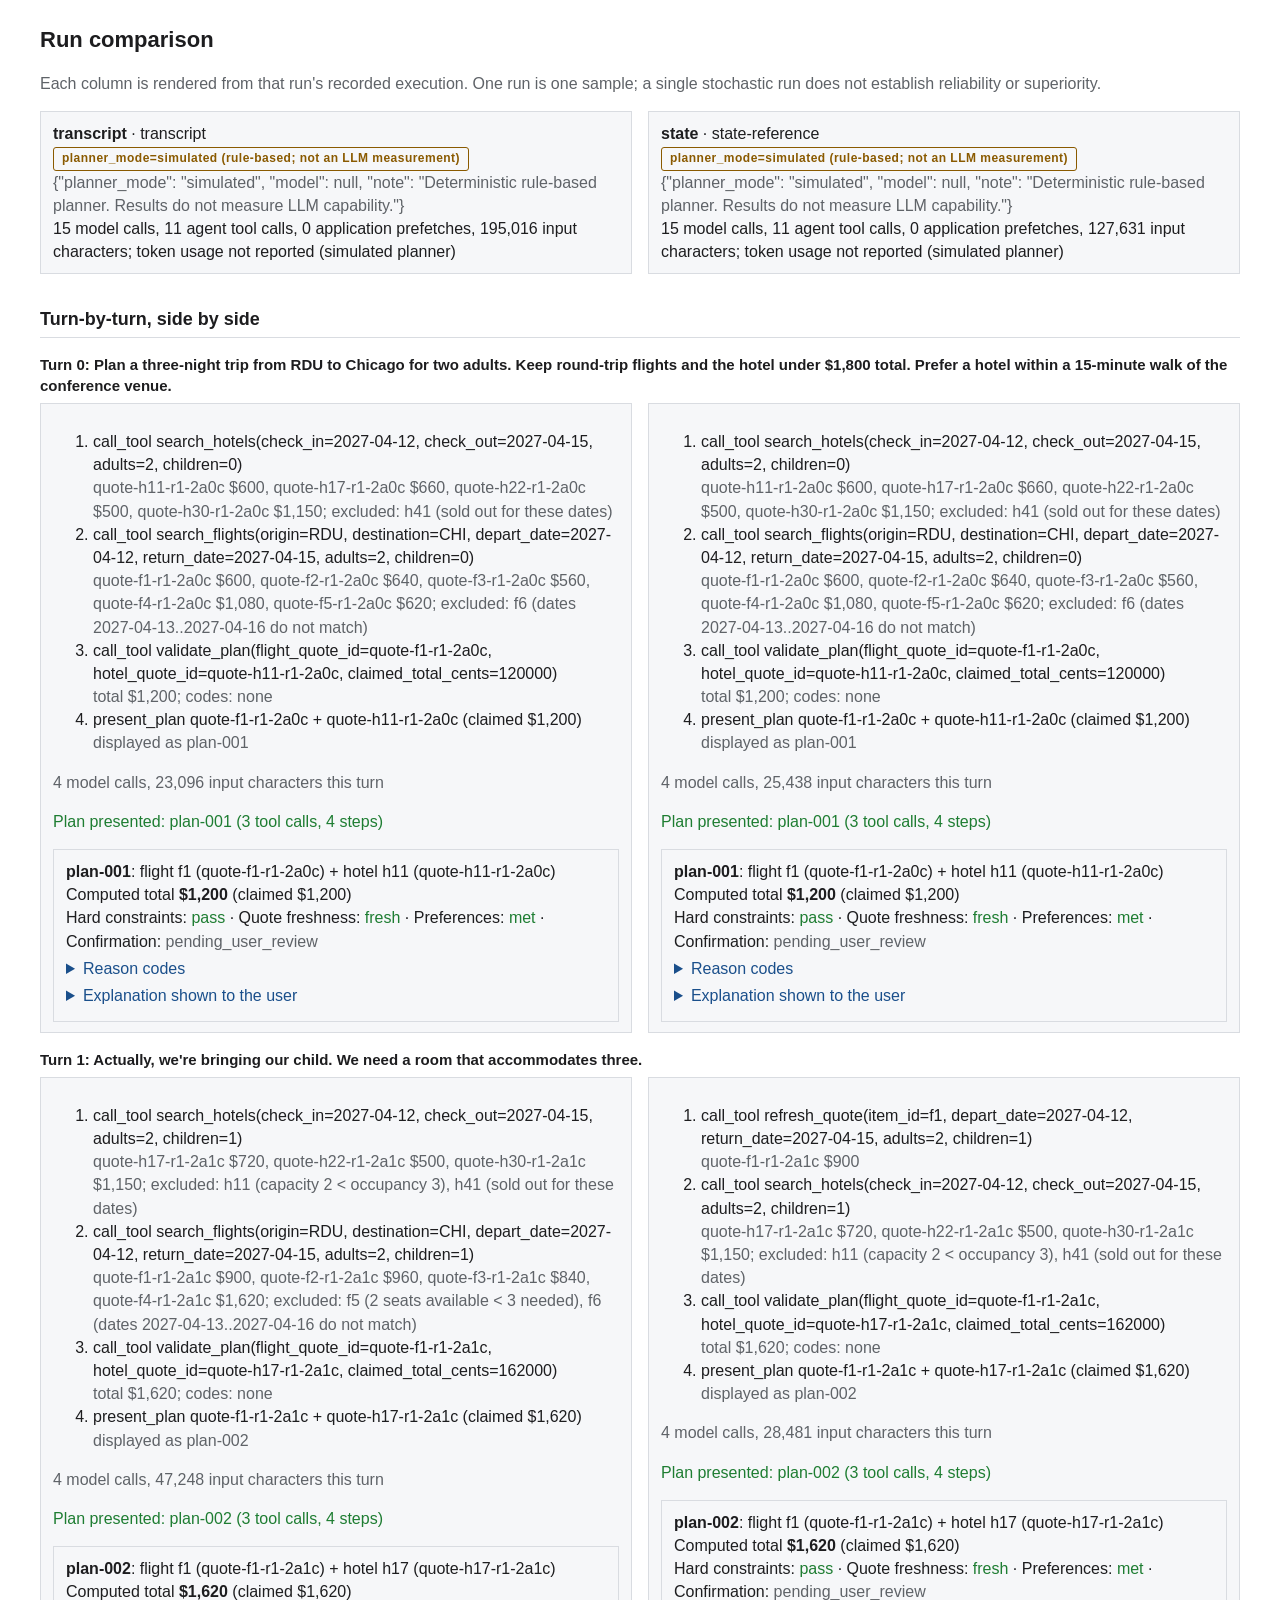
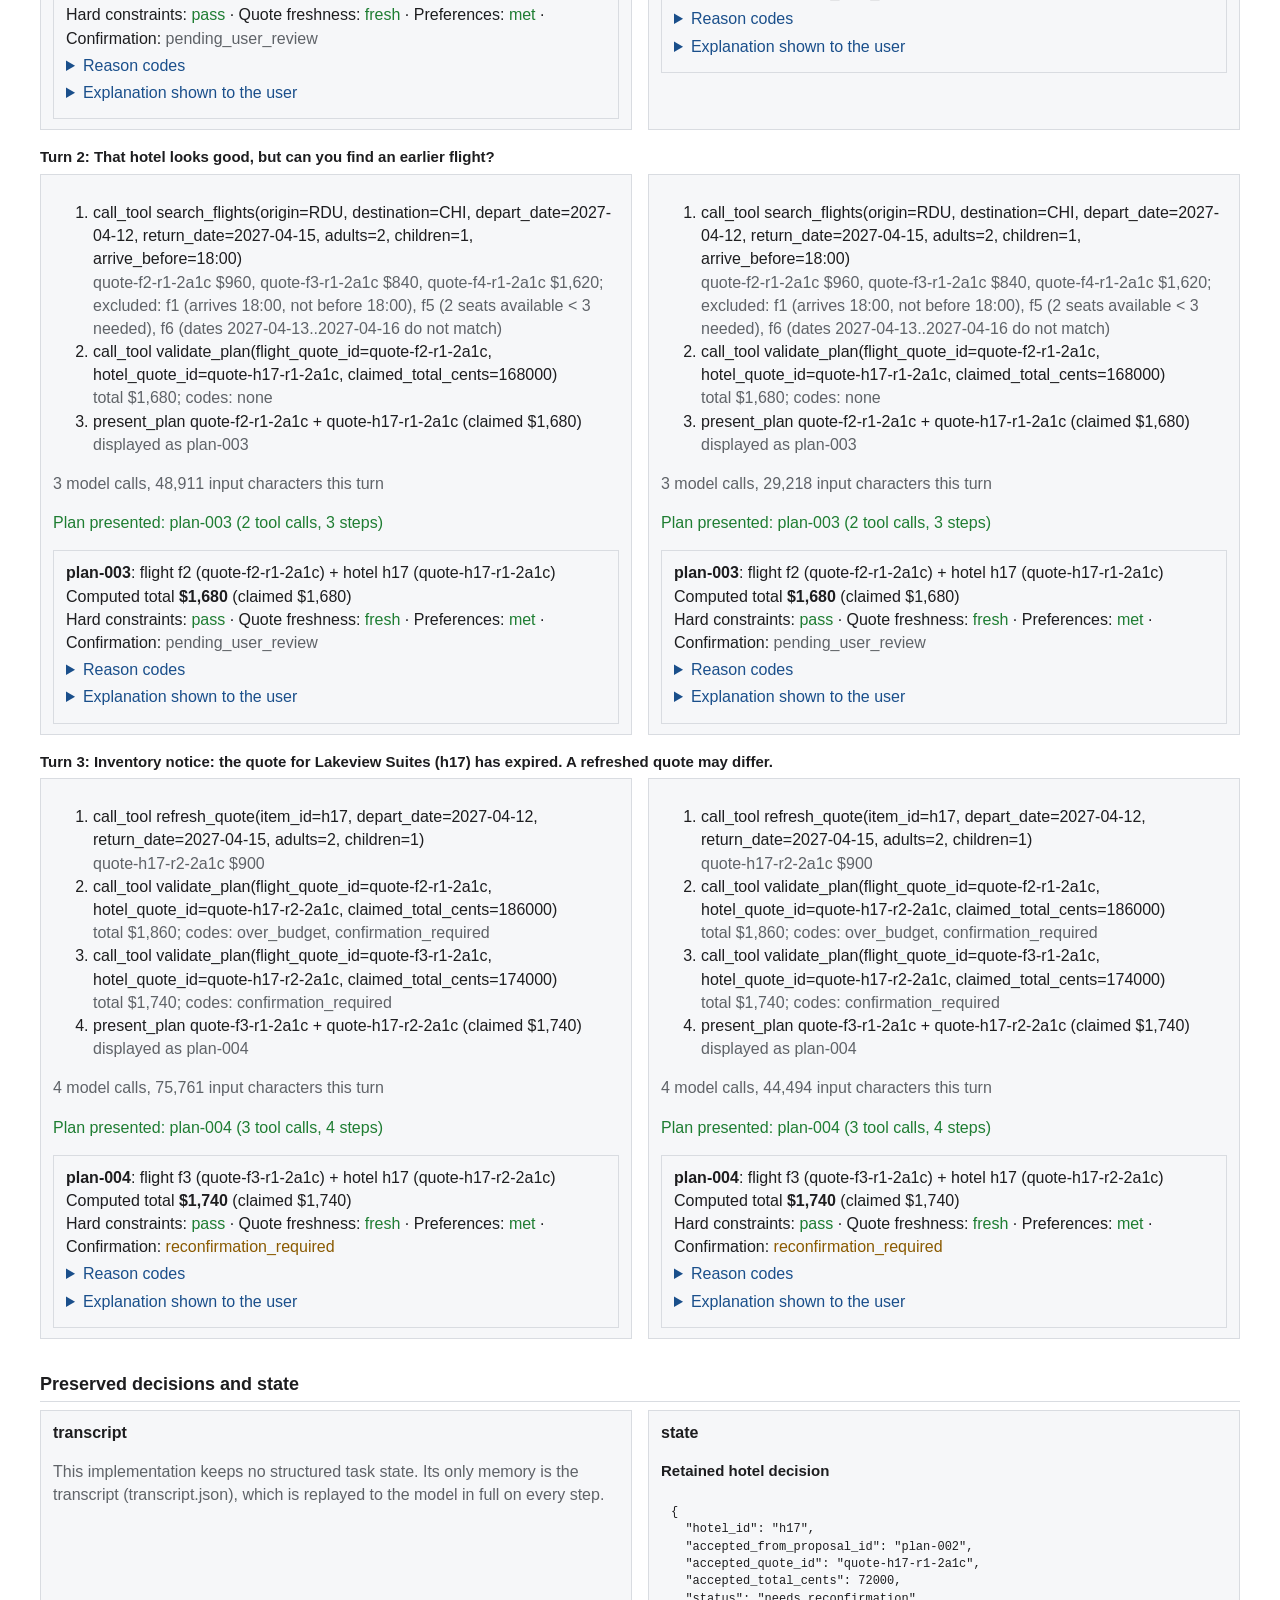
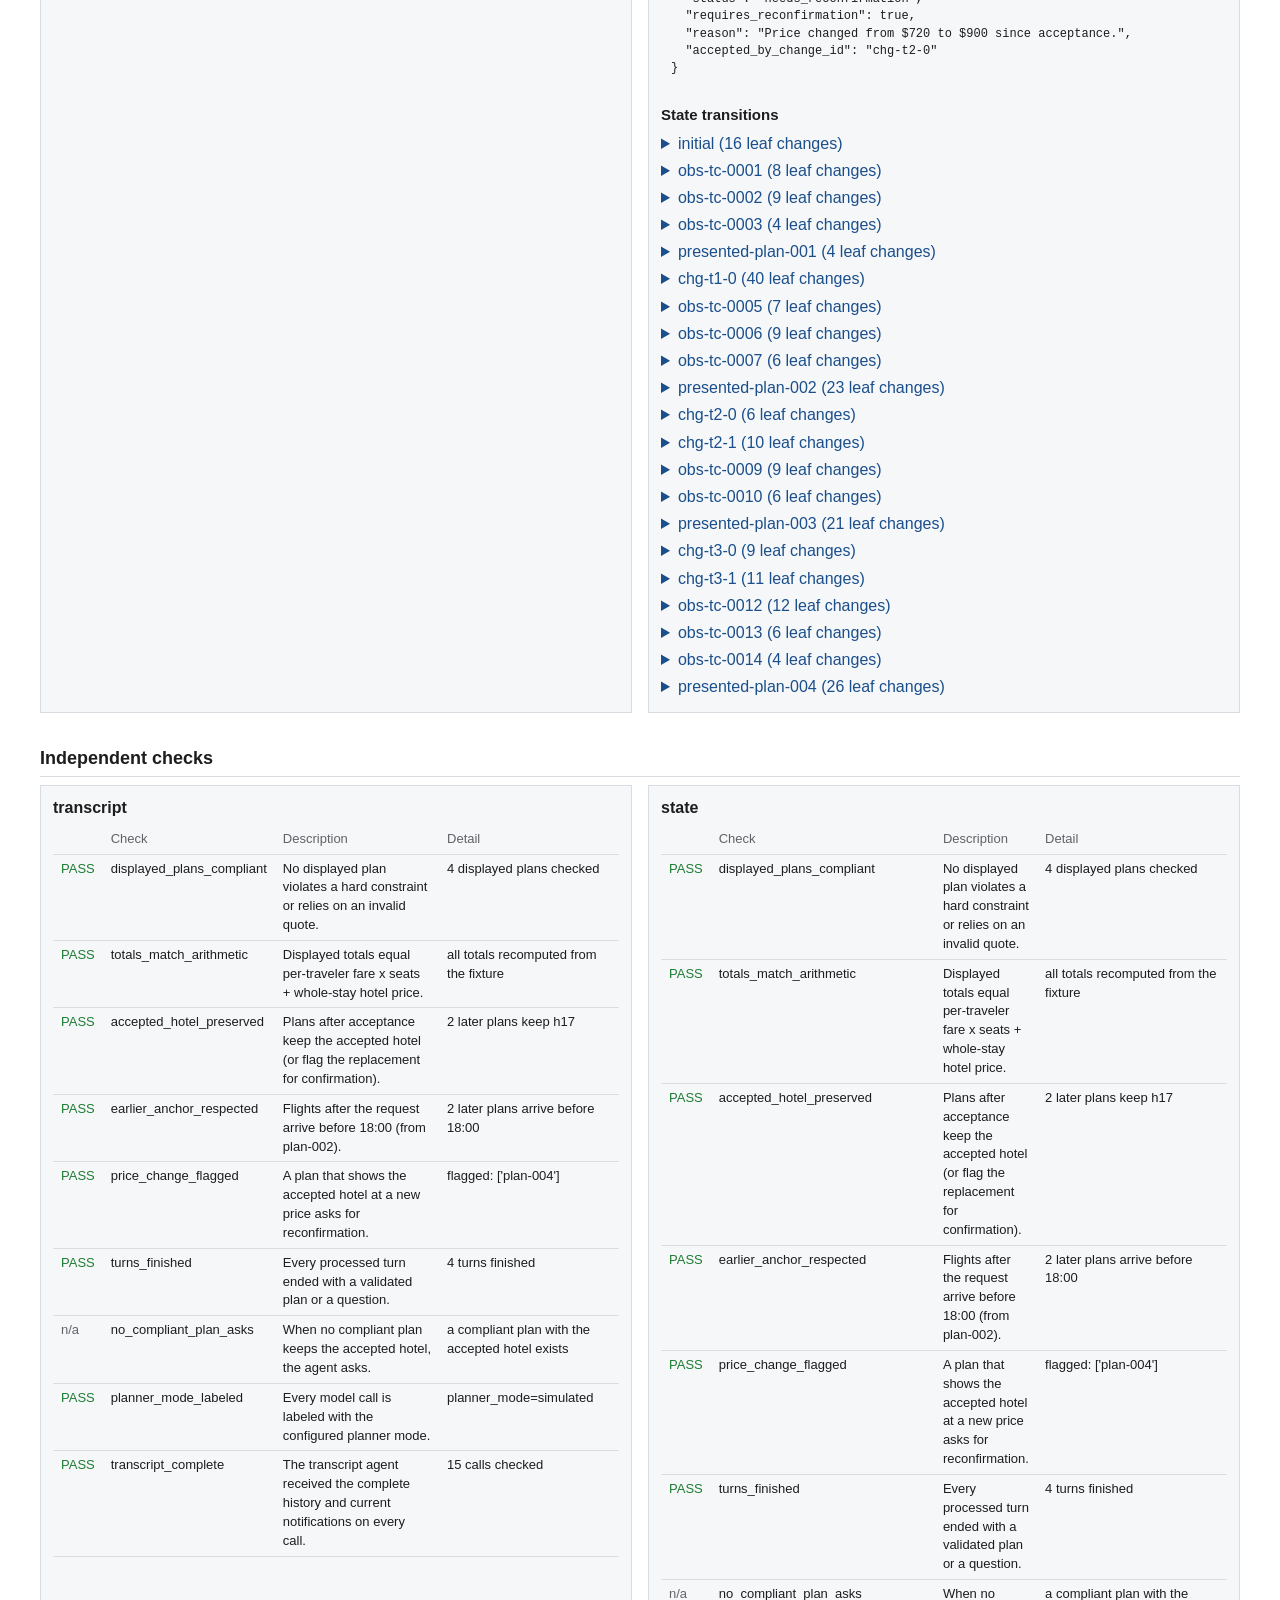
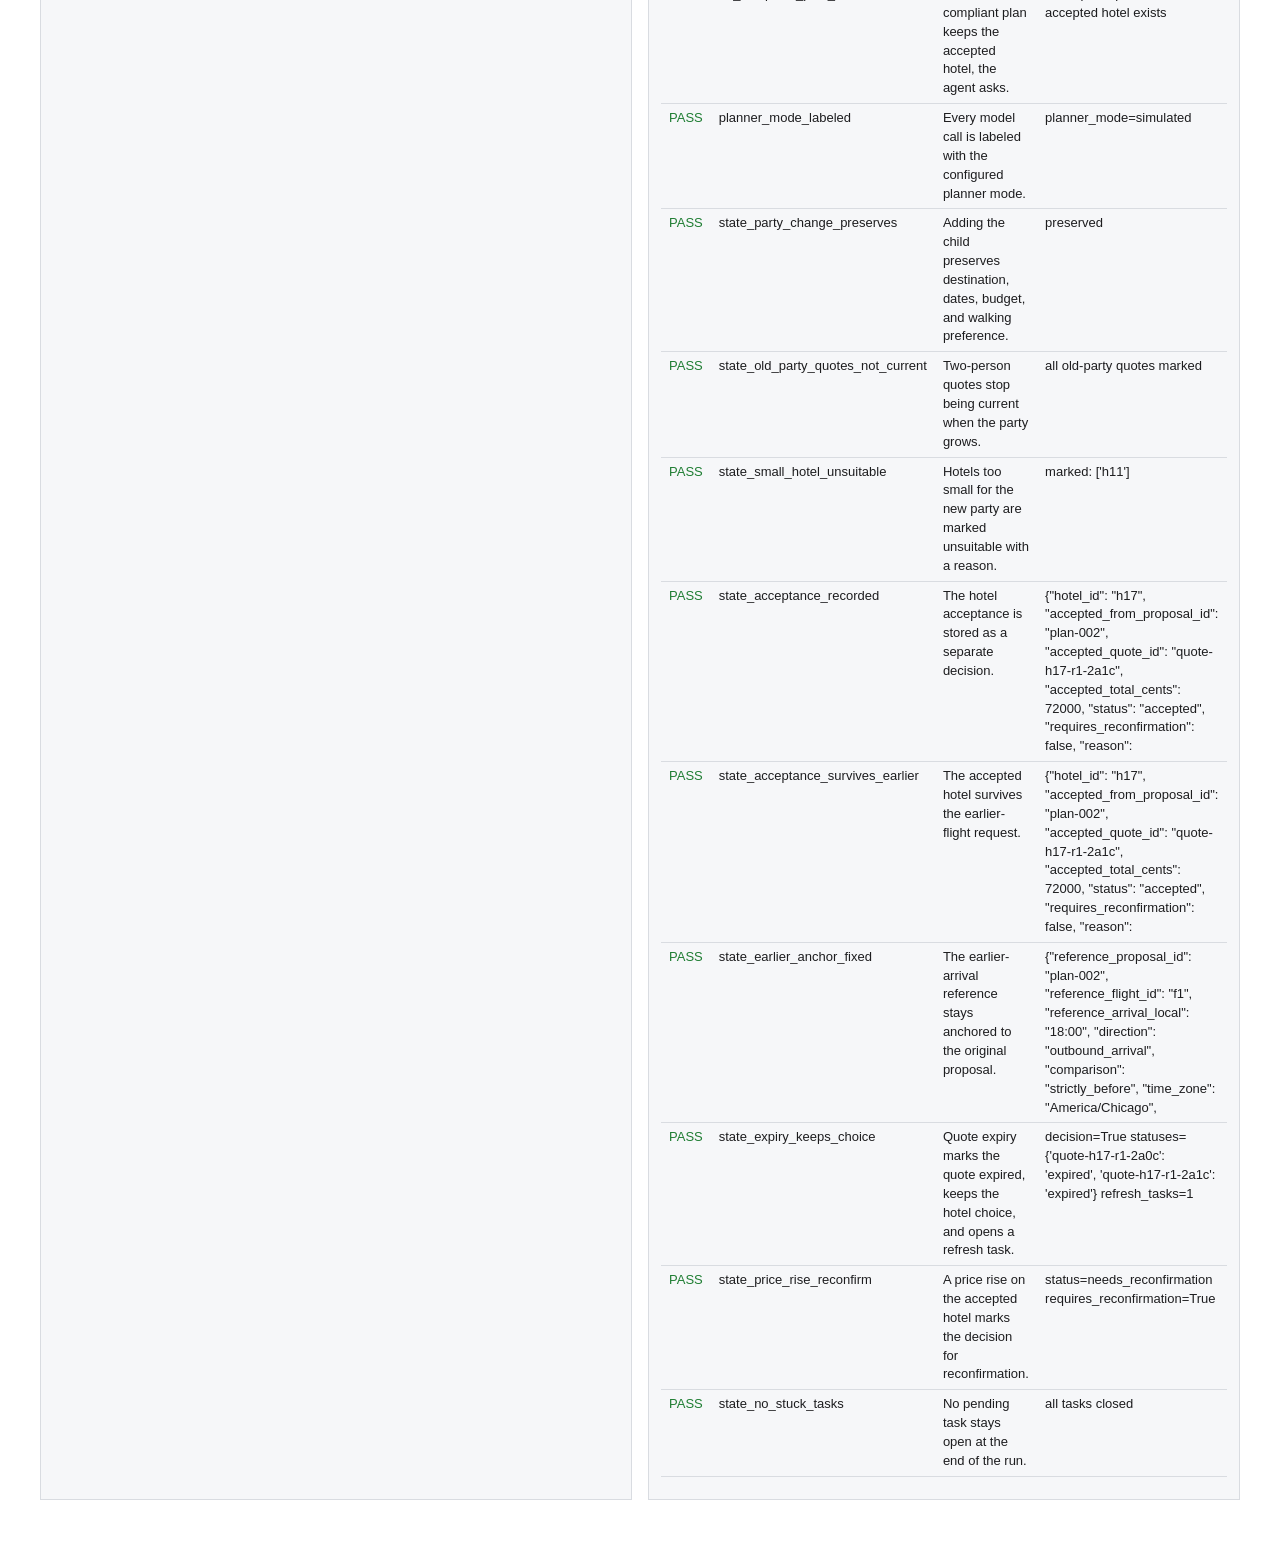
<file: reference_runs/comparison.html>
<!doctype html><html lang="en"><head><meta charset="utf-8"><meta name="viewport" content="width=device-width, initial-scale=1">
<title>Run Comparison</title><style>
:root { --fg:#1d1d1f; --muted:#5f6368; --line:#d9dce1; --bg:#ffffff; --panel:#f6f7f9; --ok:#1e7d32; --bad:#b3261e; --warn:#8a5a00; --accent:#1a4f8b; }
@media (prefers-color-scheme: dark) { :root { --fg:#e8eaed; --muted:#a0a4aa; --line:#3a3d42; --bg:#16181b; --panel:#1f2226; --ok:#7cc48a; --bad:#f28b82; --warn:#e6b85c; --accent:#8ab4f8; } }
* { box-sizing: border-box; }
body { font-family: Helvetica, Arial, sans-serif; color: var(--fg); background: var(--bg); margin: 0; padding: 24px 16px 64px; line-height: 1.45; }
main { max-width: 1200px; margin: 0 auto; }
h1 { font-size: 22px; margin: 0 0 4px; } h2 { font-size: 18px; margin: 32px 0 8px; border-bottom: 1px solid var(--line); padding-bottom: 4px; }
h3 { font-size: 15px; margin: 16px 0 6px; }
.muted { color: var(--muted); } .ok { color: var(--ok); } .bad { color: var(--bad); } .warn { color: var(--warn); }
.badge { display: inline-block; padding: 2px 8px; border: 1px solid currentColor; border-radius: 3px; font-size: 12px; font-weight: bold; letter-spacing: .04em; }
table { border-collapse: collapse; width: 100%; font-size: 13px; margin: 6px 0 12px; }
th, td { text-align: left; vertical-align: top; padding: 5px 8px; border-bottom: 1px solid var(--line); }
th { color: var(--muted); font-weight: normal; }
pre { white-space: pre-wrap; word-break: break-word; background: var(--panel); padding: 10px; font-size: 12px; max-height: 480px; overflow: auto; }
details { margin: 4px 0; } summary { cursor: pointer; color: var(--accent); }
.grid { display: grid; grid-template-columns: repeat(auto-fit, minmax(320px, 1fr)); gap: 16px; }
.card { border: 1px solid var(--line); padding: 10px 12px; background: var(--panel); }
.turn { border-left: 3px solid var(--line); padding-left: 12px; margin: 12px 0; }
</style></head><body><main>
<h1>Run comparison</h1>
<p class="muted">Each column is rendered from that run's recorded execution. One run is one sample; a single stochastic run does not establish reliability or superiority.</p>
<div class="grid"><div class="card"><strong>transcript</strong> &middot; transcript<br><span class="badge warn">planner_mode=simulated (rule-based; not an LLM measurement)</span><br><span class="muted">{&quot;planner_mode&quot;: &quot;simulated&quot;, &quot;model&quot;: null, &quot;note&quot;: &quot;Deterministic rule-based planner. Results do not measure LLM capability.&quot;}</span><br>15 model calls, 11 agent tool calls, 0 application prefetches, 195,016 input characters; token usage not reported (simulated planner)</div><div class="card"><strong>state</strong> &middot; state-reference<br><span class="badge warn">planner_mode=simulated (rule-based; not an LLM measurement)</span><br><span class="muted">{&quot;planner_mode&quot;: &quot;simulated&quot;, &quot;model&quot;: null, &quot;note&quot;: &quot;Deterministic rule-based planner. Results do not measure LLM capability.&quot;}</span><br>15 model calls, 11 agent tool calls, 0 application prefetches, 127,631 input characters; token usage not reported (simulated planner)</div></div>
<h2>Turn-by-turn, side by side</h2><h3>Turn 0: Plan a three-night trip from RDU to Chicago for two adults. Keep round-trip flights and the hotel under $1,800 total. Prefer a hotel within a 15-minute walk of the conference venue.</h3><div class="grid"><div class="card"><ol><li>call_tool search_hotels(check_in=2027-04-12, check_out=2027-04-15, adults=2, children=0)<br><span class='muted'>quote-h11-r1-2a0c $600, quote-h17-r1-2a0c $660, quote-h22-r1-2a0c $500, quote-h30-r1-2a0c $1,150; excluded: h41 (sold out for these dates)</span></li><li>call_tool search_flights(origin=RDU, destination=CHI, depart_date=2027-04-12, return_date=2027-04-15, adults=2, children=0)<br><span class='muted'>quote-f1-r1-2a0c $600, quote-f2-r1-2a0c $640, quote-f3-r1-2a0c $560, quote-f4-r1-2a0c $1,080, quote-f5-r1-2a0c $620; excluded: f6 (dates 2027-04-13..2027-04-16 do not match)</span></li><li>call_tool validate_plan(flight_quote_id=quote-f1-r1-2a0c, hotel_quote_id=quote-h11-r1-2a0c, claimed_total_cents=120000)<br><span class='muted'>total $1,200; codes: none</span></li><li>present_plan quote-f1-r1-2a0c + quote-h11-r1-2a0c (claimed $1,200)<br><span class='muted'>displayed as plan-001</span></li></ol><p class="muted">4 model calls, 23,096 input characters this turn</p><p class="ok">Plan presented: plan-001 (3 tool calls, 4 steps)</p><div class="card"><strong>plan-001</strong>: flight f1 (quote-f1-r1-2a0c) + hotel h11 (quote-h11-r1-2a0c)<br>Computed total <strong>$1,200</strong> (claimed $1,200)<br>Hard constraints: <span class="ok">pass</span> &middot; Quote freshness: <span class="ok">fresh</span> &middot; Preferences: <span class="ok">met</span> &middot; Confirmation: <span class="muted">pending_user_review</span><details><summary>Reason codes</summary><ul><li>none</li></ul></details><details><summary>Explanation shown to the user</summary><p>Flight f1, Synthetic Air 410, RDU-ORD nonstop: outbound arrives 18:00 Chicago time, nonstop, $300 per traveler x 2 = $600. Hotel h11, Harbor Row Inn, king room: 8-minute walk to the venue, sleeps 2, $600 for the full stay. Total $1,200 against the $1,800 budget. This is a proposal only; nothing has been booked.</p></details></div></div><div class="card"><ol><li>call_tool search_hotels(check_in=2027-04-12, check_out=2027-04-15, adults=2, children=0)<br><span class='muted'>quote-h11-r1-2a0c $600, quote-h17-r1-2a0c $660, quote-h22-r1-2a0c $500, quote-h30-r1-2a0c $1,150; excluded: h41 (sold out for these dates)</span></li><li>call_tool search_flights(origin=RDU, destination=CHI, depart_date=2027-04-12, return_date=2027-04-15, adults=2, children=0)<br><span class='muted'>quote-f1-r1-2a0c $600, quote-f2-r1-2a0c $640, quote-f3-r1-2a0c $560, quote-f4-r1-2a0c $1,080, quote-f5-r1-2a0c $620; excluded: f6 (dates 2027-04-13..2027-04-16 do not match)</span></li><li>call_tool validate_plan(flight_quote_id=quote-f1-r1-2a0c, hotel_quote_id=quote-h11-r1-2a0c, claimed_total_cents=120000)<br><span class='muted'>total $1,200; codes: none</span></li><li>present_plan quote-f1-r1-2a0c + quote-h11-r1-2a0c (claimed $1,200)<br><span class='muted'>displayed as plan-001</span></li></ol><p class="muted">4 model calls, 25,438 input characters this turn</p><p class="ok">Plan presented: plan-001 (3 tool calls, 4 steps)</p><div class="card"><strong>plan-001</strong>: flight f1 (quote-f1-r1-2a0c) + hotel h11 (quote-h11-r1-2a0c)<br>Computed total <strong>$1,200</strong> (claimed $1,200)<br>Hard constraints: <span class="ok">pass</span> &middot; Quote freshness: <span class="ok">fresh</span> &middot; Preferences: <span class="ok">met</span> &middot; Confirmation: <span class="muted">pending_user_review</span><details><summary>Reason codes</summary><ul><li>none</li></ul></details><details><summary>Explanation shown to the user</summary><p>Flight f1, Synthetic Air 410, RDU-ORD nonstop: outbound arrives 18:00 Chicago time, nonstop, $300 per traveler x 2 = $600. Hotel h11, Harbor Row Inn, king room: 8-minute walk to the venue, sleeps 2, $600 for the full stay. Total $1,200 against the $1,800 budget. This is a proposal only; nothing has been booked.</p></details></div></div></div><h3>Turn 1: Actually, we&#x27;re bringing our child. We need a room that accommodates three.</h3><div class="grid"><div class="card"><ol><li>call_tool search_hotels(check_in=2027-04-12, check_out=2027-04-15, adults=2, children=1)<br><span class='muted'>quote-h17-r1-2a1c $720, quote-h22-r1-2a1c $500, quote-h30-r1-2a1c $1,150; excluded: h11 (capacity 2 &lt; occupancy 3), h41 (sold out for these dates)</span></li><li>call_tool search_flights(origin=RDU, destination=CHI, depart_date=2027-04-12, return_date=2027-04-15, adults=2, children=1)<br><span class='muted'>quote-f1-r1-2a1c $900, quote-f2-r1-2a1c $960, quote-f3-r1-2a1c $840, quote-f4-r1-2a1c $1,620; excluded: f5 (2 seats available &lt; 3 needed), f6 (dates 2027-04-13..2027-04-16 do not match)</span></li><li>call_tool validate_plan(flight_quote_id=quote-f1-r1-2a1c, hotel_quote_id=quote-h17-r1-2a1c, claimed_total_cents=162000)<br><span class='muted'>total $1,620; codes: none</span></li><li>present_plan quote-f1-r1-2a1c + quote-h17-r1-2a1c (claimed $1,620)<br><span class='muted'>displayed as plan-002</span></li></ol><p class="muted">4 model calls, 47,248 input characters this turn</p><p class="ok">Plan presented: plan-002 (3 tool calls, 4 steps)</p><div class="card"><strong>plan-002</strong>: flight f1 (quote-f1-r1-2a1c) + hotel h17 (quote-h17-r1-2a1c)<br>Computed total <strong>$1,620</strong> (claimed $1,620)<br>Hard constraints: <span class="ok">pass</span> &middot; Quote freshness: <span class="ok">fresh</span> &middot; Preferences: <span class="ok">met</span> &middot; Confirmation: <span class="muted">pending_user_review</span><details><summary>Reason codes</summary><ul><li>none</li></ul></details><details><summary>Explanation shown to the user</summary><p>Flight f1, Synthetic Air 410, RDU-ORD nonstop: outbound arrives 18:00 Chicago time, nonstop, $300 per traveler x 3 = $900. Hotel h17, Lakeview Suites, queen suite with sofa bed: 10-minute walk to the venue, sleeps 3, $720 for the full stay. Total $1,620 against the $1,800 budget. This is a proposal only; nothing has been booked.</p></details></div></div><div class="card"><ol><li>call_tool refresh_quote(item_id=f1, depart_date=2027-04-12, return_date=2027-04-15, adults=2, children=1)<br><span class='muted'>quote-f1-r1-2a1c $900</span></li><li>call_tool search_hotels(check_in=2027-04-12, check_out=2027-04-15, adults=2, children=1)<br><span class='muted'>quote-h17-r1-2a1c $720, quote-h22-r1-2a1c $500, quote-h30-r1-2a1c $1,150; excluded: h11 (capacity 2 &lt; occupancy 3), h41 (sold out for these dates)</span></li><li>call_tool validate_plan(flight_quote_id=quote-f1-r1-2a1c, hotel_quote_id=quote-h17-r1-2a1c, claimed_total_cents=162000)<br><span class='muted'>total $1,620; codes: none</span></li><li>present_plan quote-f1-r1-2a1c + quote-h17-r1-2a1c (claimed $1,620)<br><span class='muted'>displayed as plan-002</span></li></ol><p class="muted">4 model calls, 28,481 input characters this turn</p><p class="ok">Plan presented: plan-002 (3 tool calls, 4 steps)</p><div class="card"><strong>plan-002</strong>: flight f1 (quote-f1-r1-2a1c) + hotel h17 (quote-h17-r1-2a1c)<br>Computed total <strong>$1,620</strong> (claimed $1,620)<br>Hard constraints: <span class="ok">pass</span> &middot; Quote freshness: <span class="ok">fresh</span> &middot; Preferences: <span class="ok">met</span> &middot; Confirmation: <span class="muted">pending_user_review</span><details><summary>Reason codes</summary><ul><li>none</li></ul></details><details><summary>Explanation shown to the user</summary><p>Flight f1, Synthetic Air 410, RDU-ORD nonstop: outbound arrives 18:00 Chicago time, nonstop, $300 per traveler x 3 = $900. Hotel h17, Lakeview Suites, queen suite with sofa bed: 10-minute walk to the venue, sleeps 3, $720 for the full stay. Total $1,620 against the $1,800 budget. This is a proposal only; nothing has been booked.</p></details></div></div></div><h3>Turn 2: That hotel looks good, but can you find an earlier flight?</h3><div class="grid"><div class="card"><ol><li>call_tool search_flights(origin=RDU, destination=CHI, depart_date=2027-04-12, return_date=2027-04-15, adults=2, children=1, arrive_before=18:00)<br><span class='muted'>quote-f2-r1-2a1c $960, quote-f3-r1-2a1c $840, quote-f4-r1-2a1c $1,620; excluded: f1 (arrives 18:00, not before 18:00), f5 (2 seats available &lt; 3 needed), f6 (dates 2027-04-13..2027-04-16 do not match)</span></li><li>call_tool validate_plan(flight_quote_id=quote-f2-r1-2a1c, hotel_quote_id=quote-h17-r1-2a1c, claimed_total_cents=168000)<br><span class='muted'>total $1,680; codes: none</span></li><li>present_plan quote-f2-r1-2a1c + quote-h17-r1-2a1c (claimed $1,680)<br><span class='muted'>displayed as plan-003</span></li></ol><p class="muted">3 model calls, 48,911 input characters this turn</p><p class="ok">Plan presented: plan-003 (2 tool calls, 3 steps)</p><div class="card"><strong>plan-003</strong>: flight f2 (quote-f2-r1-2a1c) + hotel h17 (quote-h17-r1-2a1c)<br>Computed total <strong>$1,680</strong> (claimed $1,680)<br>Hard constraints: <span class="ok">pass</span> &middot; Quote freshness: <span class="ok">fresh</span> &middot; Preferences: <span class="ok">met</span> &middot; Confirmation: <span class="muted">pending_user_review</span><details><summary>Reason codes</summary><ul><li>none</li></ul></details><details><summary>Explanation shown to the user</summary><p>Flight f2, Synthetic Air 118, RDU-ORD nonstop: outbound arrives 12:00 Chicago time, nonstop, $320 per traveler x 3 = $960. Hotel h17, Lakeview Suites, queen suite with sofa bed: 10-minute walk to the venue, sleeps 3, $720 for the full stay. Total $1,680 against the $1,800 budget. Arrives earlier than the 18:00 arrival you were looking at in plan-002. This is a proposal only; nothing has been booked.</p></details></div></div><div class="card"><ol><li>call_tool search_flights(origin=RDU, destination=CHI, depart_date=2027-04-12, return_date=2027-04-15, adults=2, children=1, arrive_before=18:00)<br><span class='muted'>quote-f2-r1-2a1c $960, quote-f3-r1-2a1c $840, quote-f4-r1-2a1c $1,620; excluded: f1 (arrives 18:00, not before 18:00), f5 (2 seats available &lt; 3 needed), f6 (dates 2027-04-13..2027-04-16 do not match)</span></li><li>call_tool validate_plan(flight_quote_id=quote-f2-r1-2a1c, hotel_quote_id=quote-h17-r1-2a1c, claimed_total_cents=168000)<br><span class='muted'>total $1,680; codes: none</span></li><li>present_plan quote-f2-r1-2a1c + quote-h17-r1-2a1c (claimed $1,680)<br><span class='muted'>displayed as plan-003</span></li></ol><p class="muted">3 model calls, 29,218 input characters this turn</p><p class="ok">Plan presented: plan-003 (2 tool calls, 3 steps)</p><div class="card"><strong>plan-003</strong>: flight f2 (quote-f2-r1-2a1c) + hotel h17 (quote-h17-r1-2a1c)<br>Computed total <strong>$1,680</strong> (claimed $1,680)<br>Hard constraints: <span class="ok">pass</span> &middot; Quote freshness: <span class="ok">fresh</span> &middot; Preferences: <span class="ok">met</span> &middot; Confirmation: <span class="muted">pending_user_review</span><details><summary>Reason codes</summary><ul><li>none</li></ul></details><details><summary>Explanation shown to the user</summary><p>Flight f2, Synthetic Air 118, RDU-ORD nonstop: outbound arrives 12:00 Chicago time, nonstop, $320 per traveler x 3 = $960. Hotel h17, Lakeview Suites, queen suite with sofa bed: 10-minute walk to the venue, sleeps 3, $720 for the full stay. Total $1,680 against the $1,800 budget. Arrives earlier than the 18:00 arrival you were looking at in plan-002. This is a proposal only; nothing has been booked.</p></details></div></div></div><h3>Turn 3: Inventory notice: the quote for Lakeview Suites (h17) has expired. A refreshed quote may differ.</h3><div class="grid"><div class="card"><ol><li>call_tool refresh_quote(item_id=h17, depart_date=2027-04-12, return_date=2027-04-15, adults=2, children=1)<br><span class='muted'>quote-h17-r2-2a1c $900</span></li><li>call_tool validate_plan(flight_quote_id=quote-f2-r1-2a1c, hotel_quote_id=quote-h17-r2-2a1c, claimed_total_cents=186000)<br><span class='muted'>total $1,860; codes: over_budget, confirmation_required</span></li><li>call_tool validate_plan(flight_quote_id=quote-f3-r1-2a1c, hotel_quote_id=quote-h17-r2-2a1c, claimed_total_cents=174000)<br><span class='muted'>total $1,740; codes: confirmation_required</span></li><li>present_plan quote-f3-r1-2a1c + quote-h17-r2-2a1c (claimed $1,740)<br><span class='muted'>displayed as plan-004</span></li></ol><p class="muted">4 model calls, 75,761 input characters this turn</p><p class="ok">Plan presented: plan-004 (3 tool calls, 4 steps)</p><div class="card"><strong>plan-004</strong>: flight f3 (quote-f3-r1-2a1c) + hotel h17 (quote-h17-r2-2a1c)<br>Computed total <strong>$1,740</strong> (claimed $1,740)<br>Hard constraints: <span class="ok">pass</span> &middot; Quote freshness: <span class="ok">fresh</span> &middot; Preferences: <span class="ok">met</span> &middot; Confirmation: <span class="warn">reconfirmation_required</span><details><summary>Reason codes</summary><ul><li>confirmation: confirmation_required (h17 now costs $900; the user accepted it at $720.)</li></ul></details><details><summary>Explanation shown to the user</summary><p>Flight f3, Pretend Airlines 77/203, RDU-CLT-MDW: outbound arrives 15:00 Chicago time, 1 stop (CLT, 55-minute layover), $280 per traveler x 3 = $840. Hotel h17, Lakeview Suites, queen suite with sofa bed: 10-minute walk to the venue, sleeps 3, $900 for the full stay. Total $1,740 against the $1,800 budget. Arrives earlier than the 18:00 arrival you were looking at in plan-002. Tradeoff: this flight connects (CLT, 55-minute layover). The hotel you accepted now costs $900 instead of $720. Please reconfirm before relying on this plan. This is a proposal only; nothing has been booked.</p></details></div></div><div class="card"><ol><li>call_tool refresh_quote(item_id=h17, depart_date=2027-04-12, return_date=2027-04-15, adults=2, children=1)<br><span class='muted'>quote-h17-r2-2a1c $900</span></li><li>call_tool validate_plan(flight_quote_id=quote-f2-r1-2a1c, hotel_quote_id=quote-h17-r2-2a1c, claimed_total_cents=186000)<br><span class='muted'>total $1,860; codes: over_budget, confirmation_required</span></li><li>call_tool validate_plan(flight_quote_id=quote-f3-r1-2a1c, hotel_quote_id=quote-h17-r2-2a1c, claimed_total_cents=174000)<br><span class='muted'>total $1,740; codes: confirmation_required</span></li><li>present_plan quote-f3-r1-2a1c + quote-h17-r2-2a1c (claimed $1,740)<br><span class='muted'>displayed as plan-004</span></li></ol><p class="muted">4 model calls, 44,494 input characters this turn</p><p class="ok">Plan presented: plan-004 (3 tool calls, 4 steps)</p><div class="card"><strong>plan-004</strong>: flight f3 (quote-f3-r1-2a1c) + hotel h17 (quote-h17-r2-2a1c)<br>Computed total <strong>$1,740</strong> (claimed $1,740)<br>Hard constraints: <span class="ok">pass</span> &middot; Quote freshness: <span class="ok">fresh</span> &middot; Preferences: <span class="ok">met</span> &middot; Confirmation: <span class="warn">reconfirmation_required</span><details><summary>Reason codes</summary><ul><li>confirmation: confirmation_required (h17 now costs $900; the user accepted it at $720.)</li></ul></details><details><summary>Explanation shown to the user</summary><p>Flight f3, Pretend Airlines 77/203, RDU-CLT-MDW: outbound arrives 15:00 Chicago time, 1 stop (CLT, 55-minute layover), $280 per traveler x 3 = $840. Hotel h17, Lakeview Suites, queen suite with sofa bed: 10-minute walk to the venue, sleeps 3, $900 for the full stay. Total $1,740 against the $1,800 budget. Arrives earlier than the 18:00 arrival you were looking at in plan-002. Tradeoff: this flight connects (CLT, 55-minute layover). The hotel you accepted now costs $900 instead of $720. Please reconfirm before relying on this plan. This is a proposal only; nothing has been booked.</p></details></div></div></div>
<h2>Preserved decisions and state</h2><div class="grid"><div class="card"><strong>transcript</strong><p class="muted">This implementation keeps no structured task state. Its only memory is the transcript (transcript.json), which is replayed to the model in full on every step.</p></div><div class="card"><strong>state</strong><h3>Retained hotel decision</h3><pre>{
  &quot;hotel_id&quot;: &quot;h17&quot;,
  &quot;accepted_from_proposal_id&quot;: &quot;plan-002&quot;,
  &quot;accepted_quote_id&quot;: &quot;quote-h17-r1-2a1c&quot;,
  &quot;accepted_total_cents&quot;: 72000,
  &quot;status&quot;: &quot;needs_reconfirmation&quot;,
  &quot;requires_reconfirmation&quot;: true,
  &quot;reason&quot;: &quot;Price changed from $720 to $900 since acceptance.&quot;,
  &quot;accepted_by_change_id&quot;: &quot;chg-t2-0&quot;
}</pre><h3>State transitions</h3><details><summary>initial (16 leaf changes)</summary><table><tr><th>op</th><th>path</th><th>before</th><th>after</th></tr><tr><td>added</td><td>run_id</td><td>null</td><td>&quot;run-6a3244fa&quot;</td></tr><tr><td>added</td><td>requirements</td><td>null</td><td>{&quot;revision&quot;: 1, &quot;origin&quot;: &quot;RDU&quot;, &quot;destination&quot;: &quot;CHI&quot;, &quot;depart_date&quot;: &quot;2027-04-12&quot;, &quot;return_date&quot;: &quot;2027-04-15&quot;, &quot;nights&quot;: 3, &quot;party&quot;: {&quot;adults&quot;: 2, &quot;children&quot;: 0}, &quot;budget&quot;: {&quot;max_total_cents&quot;: 18000</td></tr><tr><td>added</td><td>decisions</td><td>null</td><td>{&quot;hotel&quot;: null}</td></tr><tr><td>added</td><td>quotes</td><td>null</td><td>{}</td></tr><tr><td>added</td><td>unsuitable_items</td><td>null</td><td>{}</td></tr><tr><td>added</td><td>searches</td><td>null</td><td>[]</td></tr><tr><td>added</td><td>validations</td><td>null</td><td>[]</td></tr><tr><td>added</td><td>proposal</td><td>null</td><td>null</td></tr><tr><td>added</td><td>proposal_history</td><td>null</td><td>[]</td></tr><tr><td>added</td><td>pending</td><td>null</td><td>[]</td></tr><tr><td>added</td><td>open_question</td><td>null</td><td>null</td></tr><tr><td>added</td><td>notes</td><td>null</td><td>[]</td></tr><tr><td>added</td><td>last_input_seq</td><td>null</td><td>0</td></tr></table></details><details><summary>obs-tc-0001 (8 leaf changes)</summary><table><tr><th>op</th><th>path</th><th>before</th><th>after</th></tr><tr><td>added</td><td>quotes.quote-h11-r1-2a0c</td><td>null</td><td>{&quot;quote&quot;: {&quot;quote_id&quot;: &quot;quote-h11-r1-2a0c&quot;, &quot;item_id&quot;: &quot;h11&quot;, &quot;item_kind&quot;: &quot;hotel&quot;, &quot;label&quot;: &quot;Harbor Row Inn, king room&quot;, &quot;inventory_revision&quot;: 1, &quot;scope&quot;: {&quot;adults&quot;: 2, &quot;children&quot;: 0, &quot;depart_date&quot;: </td></tr><tr><td>added</td><td>quotes.quote-h17-r1-2a0c</td><td>null</td><td>{&quot;quote&quot;: {&quot;quote_id&quot;: &quot;quote-h17-r1-2a0c&quot;, &quot;item_id&quot;: &quot;h17&quot;, &quot;item_kind&quot;: &quot;hotel&quot;, &quot;label&quot;: &quot;Lakeview Suites, queen suite with sofa bed&quot;, &quot;inventory_revision&quot;: 1, &quot;scope&quot;: {&quot;adults&quot;: 2, &quot;children&quot;: 0</td></tr><tr><td>added</td><td>quotes.quote-h22-r1-2a0c</td><td>null</td><td>{&quot;quote&quot;: {&quot;quote_id&quot;: &quot;quote-h22-r1-2a0c&quot;, &quot;item_id&quot;: &quot;h22&quot;, &quot;item_kind&quot;: &quot;hotel&quot;, &quot;label&quot;: &quot;Westgate Lodge, family room&quot;, &quot;inventory_revision&quot;: 1, &quot;scope&quot;: {&quot;adults&quot;: 2, &quot;children&quot;: 0, &quot;depart_date&quot;</td></tr><tr><td>added</td><td>quotes.quote-h30-r1-2a0c</td><td>null</td><td>{&quot;quote&quot;: {&quot;quote_id&quot;: &quot;quote-h30-r1-2a0c&quot;, &quot;item_id&quot;: &quot;h30&quot;, &quot;item_kind&quot;: &quot;hotel&quot;, &quot;label&quot;: &quot;The Meridian Tower, deluxe double&quot;, &quot;inventory_revision&quot;: 1, &quot;scope&quot;: {&quot;adults&quot;: 2, &quot;children&quot;: 0, &quot;depart</td></tr><tr><td>added</td><td>searches[0]</td><td>null</td><td>{&quot;tool_call_id&quot;: &quot;tc-0001&quot;, &quot;tool_name&quot;: &quot;search_hotels&quot;, &quot;arguments&quot;: {&quot;check_in&quot;: &quot;2027-04-12&quot;, &quot;check_out&quot;: &quot;2027-04-15&quot;, &quot;adults&quot;: 2, &quot;children&quot;: 0}, &quot;seq&quot;: 1}</td></tr></table></details><details><summary>obs-tc-0002 (9 leaf changes)</summary><table><tr><th>op</th><th>path</th><th>before</th><th>after</th></tr><tr><td>added</td><td>quotes.quote-f1-r1-2a0c</td><td>null</td><td>{&quot;quote&quot;: {&quot;quote_id&quot;: &quot;quote-f1-r1-2a0c&quot;, &quot;item_id&quot;: &quot;f1&quot;, &quot;item_kind&quot;: &quot;flight&quot;, &quot;label&quot;: &quot;Synthetic Air 410, RDU-ORD nonstop&quot;, &quot;inventory_revision&quot;: 1, &quot;scope&quot;: {&quot;adults&quot;: 2, &quot;children&quot;: 0, &quot;depart</td></tr><tr><td>added</td><td>quotes.quote-f2-r1-2a0c</td><td>null</td><td>{&quot;quote&quot;: {&quot;quote_id&quot;: &quot;quote-f2-r1-2a0c&quot;, &quot;item_id&quot;: &quot;f2&quot;, &quot;item_kind&quot;: &quot;flight&quot;, &quot;label&quot;: &quot;Synthetic Air 118, RDU-ORD nonstop&quot;, &quot;inventory_revision&quot;: 1, &quot;scope&quot;: {&quot;adults&quot;: 2, &quot;children&quot;: 0, &quot;depart</td></tr><tr><td>added</td><td>quotes.quote-f3-r1-2a0c</td><td>null</td><td>{&quot;quote&quot;: {&quot;quote_id&quot;: &quot;quote-f3-r1-2a0c&quot;, &quot;item_id&quot;: &quot;f3&quot;, &quot;item_kind&quot;: &quot;flight&quot;, &quot;label&quot;: &quot;Pretend Airlines 77/203, RDU-CLT-MDW&quot;, &quot;inventory_revision&quot;: 1, &quot;scope&quot;: {&quot;adults&quot;: 2, &quot;children&quot;: 0, &quot;depa</td></tr><tr><td>added</td><td>quotes.quote-f4-r1-2a0c</td><td>null</td><td>{&quot;quote&quot;: {&quot;quote_id&quot;: &quot;quote-f4-r1-2a0c&quot;, &quot;item_id&quot;: &quot;f4&quot;, &quot;item_kind&quot;: &quot;flight&quot;, &quot;label&quot;: &quot;Synthetic Air 102, RDU-ORD nonstop (early)&quot;, &quot;inventory_revision&quot;: 1, &quot;scope&quot;: {&quot;adults&quot;: 2, &quot;children&quot;: 0,</td></tr><tr><td>added</td><td>quotes.quote-f5-r1-2a0c</td><td>null</td><td>{&quot;quote&quot;: {&quot;quote_id&quot;: &quot;quote-f5-r1-2a0c&quot;, &quot;item_id&quot;: &quot;f5&quot;, &quot;item_kind&quot;: &quot;flight&quot;, &quot;label&quot;: &quot;Pretend Airlines 15, RDU-ORD nonstop (nearly full)&quot;, &quot;inventory_revision&quot;: 1, &quot;scope&quot;: {&quot;adults&quot;: 2, &quot;child</td></tr><tr><td>added</td><td>searches[1]</td><td>null</td><td>{&quot;tool_call_id&quot;: &quot;tc-0002&quot;, &quot;tool_name&quot;: &quot;search_flights&quot;, &quot;arguments&quot;: {&quot;origin&quot;: &quot;RDU&quot;, &quot;destination&quot;: &quot;CHI&quot;, &quot;depart_date&quot;: &quot;2027-04-12&quot;, &quot;return_date&quot;: &quot;2027-04-15&quot;, &quot;adults&quot;: 2, &quot;children&quot;: 0, &quot;a</td></tr></table></details><details><summary>obs-tc-0003 (4 leaf changes)</summary><table><tr><th>op</th><th>path</th><th>before</th><th>after</th></tr><tr><td>added</td><td>validations[0]</td><td>null</td><td>{&quot;tool_call_id&quot;: &quot;tc-0003&quot;, &quot;seq&quot;: 3, &quot;result&quot;: {&quot;flight_quote_id&quot;: &quot;quote-f1-r1-2a0c&quot;, &quot;hotel_quote_id&quot;: &quot;quote-h11-r1-2a0c&quot;, &quot;flight_id&quot;: &quot;f1&quot;, &quot;hotel_id&quot;: &quot;h11&quot;, &quot;computed_total_cents&quot;: 120000, &quot;cl</td></tr></table></details><details><summary>presented-plan-001 (4 leaf changes)</summary><table><tr><th>op</th><th>path</th><th>before</th><th>after</th></tr><tr><td>changed</td><td>proposal</td><td>null</td><td>{&quot;proposal_id&quot;: &quot;plan-001&quot;, &quot;turn&quot;: 0, &quot;flight_id&quot;: &quot;f1&quot;, &quot;hotel_id&quot;: &quot;h11&quot;, &quot;flight_quote_id&quot;: &quot;quote-f1-r1-2a0c&quot;, &quot;hotel_quote_id&quot;: &quot;quote-h11-r1-2a0c&quot;, &quot;requirement_revision&quot;: 1, &quot;computed_total_ce</td></tr></table></details><details><summary>chg-t1-0 (40 leaf changes)</summary><table><tr><th>op</th><th>path</th><th>before</th><th>after</th></tr><tr><td>changed</td><td>requirements.revision</td><td>1</td><td>2</td></tr><tr><td>changed</td><td>requirements.party.children</td><td>0</td><td>1</td></tr><tr><td>changed</td><td>quotes.quote-h11-r1-2a0c.status</td><td>&quot;current&quot;</td><td>&quot;stale&quot;</td></tr><tr><td>changed</td><td>quotes.quote-h11-r1-2a0c.status_reason</td><td>null</td><td>&quot;Issued for 2a0c:2027-04-12..2027-04-15; party is now 2a1c.&quot;</td></tr><tr><td>changed</td><td>quotes.quote-h11-r1-2a0c.status_changed_by</td><td>null</td><td>&quot;chg-t1-0&quot;</td></tr><tr><td>changed</td><td>quotes.quote-h17-r1-2a0c.status</td><td>&quot;current&quot;</td><td>&quot;stale&quot;</td></tr><tr><td>changed</td><td>quotes.quote-h17-r1-2a0c.status_reason</td><td>null</td><td>&quot;Issued for 2a0c:2027-04-12..2027-04-15; party is now 2a1c.&quot;</td></tr><tr><td>changed</td><td>quotes.quote-h17-r1-2a0c.status_changed_by</td><td>null</td><td>&quot;chg-t1-0&quot;</td></tr><tr><td>changed</td><td>quotes.quote-h22-r1-2a0c.status</td><td>&quot;current&quot;</td><td>&quot;stale&quot;</td></tr><tr><td>changed</td><td>quotes.quote-h22-r1-2a0c.status_reason</td><td>null</td><td>&quot;Issued for 2a0c:2027-04-12..2027-04-15; party is now 2a1c.&quot;</td></tr><tr><td>changed</td><td>quotes.quote-h22-r1-2a0c.status_changed_by</td><td>null</td><td>&quot;chg-t1-0&quot;</td></tr><tr><td>changed</td><td>quotes.quote-h30-r1-2a0c.status</td><td>&quot;current&quot;</td><td>&quot;stale&quot;</td></tr><tr><td>changed</td><td>quotes.quote-h30-r1-2a0c.status_reason</td><td>null</td><td>&quot;Issued for 2a0c:2027-04-12..2027-04-15; party is now 2a1c.&quot;</td></tr><tr><td>changed</td><td>quotes.quote-h30-r1-2a0c.status_changed_by</td><td>null</td><td>&quot;chg-t1-0&quot;</td></tr><tr><td>changed</td><td>quotes.quote-f1-r1-2a0c.status</td><td>&quot;current&quot;</td><td>&quot;stale&quot;</td></tr><tr><td>changed</td><td>quotes.quote-f1-r1-2a0c.status_reason</td><td>null</td><td>&quot;Issued for 2a0c:2027-04-12..2027-04-15; party is now 2a1c.&quot;</td></tr><tr><td>changed</td><td>quotes.quote-f1-r1-2a0c.status_changed_by</td><td>null</td><td>&quot;chg-t1-0&quot;</td></tr><tr><td>changed</td><td>quotes.quote-f2-r1-2a0c.status</td><td>&quot;current&quot;</td><td>&quot;stale&quot;</td></tr><tr><td>changed</td><td>quotes.quote-f2-r1-2a0c.status_reason</td><td>null</td><td>&quot;Issued for 2a0c:2027-04-12..2027-04-15; party is now 2a1c.&quot;</td></tr><tr><td>changed</td><td>quotes.quote-f2-r1-2a0c.status_changed_by</td><td>null</td><td>&quot;chg-t1-0&quot;</td></tr><tr><td>changed</td><td>quotes.quote-f3-r1-2a0c.status</td><td>&quot;current&quot;</td><td>&quot;stale&quot;</td></tr><tr><td>changed</td><td>quotes.quote-f3-r1-2a0c.status_reason</td><td>null</td><td>&quot;Issued for 2a0c:2027-04-12..2027-04-15; party is now 2a1c.&quot;</td></tr><tr><td>changed</td><td>quotes.quote-f3-r1-2a0c.status_changed_by</td><td>null</td><td>&quot;chg-t1-0&quot;</td></tr><tr><td>changed</td><td>quotes.quote-f4-r1-2a0c.status</td><td>&quot;current&quot;</td><td>&quot;stale&quot;</td></tr><tr><td>changed</td><td>quotes.quote-f4-r1-2a0c.status_reason</td><td>null</td><td>&quot;Issued for 2a0c:2027-04-12..2027-04-15; party is now 2a1c.&quot;</td></tr><tr><td>changed</td><td>quotes.quote-f4-r1-2a0c.status_changed_by</td><td>null</td><td>&quot;chg-t1-0&quot;</td></tr><tr><td>changed</td><td>quotes.quote-f5-r1-2a0c.status</td><td>&quot;current&quot;</td><td>&quot;stale&quot;</td></tr><tr><td>changed</td><td>quotes.quote-f5-r1-2a0c.status_reason</td><td>null</td><td>&quot;Issued for 2a0c:2027-04-12..2027-04-15; party is now 2a1c.&quot;</td></tr><tr><td>changed</td><td>quotes.quote-f5-r1-2a0c.status_changed_by</td><td>null</td><td>&quot;chg-t1-0&quot;</td></tr><tr><td>added</td><td>unsuitable_items.h11</td><td>null</td><td>{&quot;item_id&quot;: &quot;h11&quot;, &quot;reason&quot;: &quot;Capacity 2 &lt; occupancy 3.&quot;, &quot;since_change_id&quot;: &quot;chg-t1-0&quot;, &quot;requirement_revision&quot;: 2}</td></tr><tr><td>changed</td><td>proposal.status</td><td>&quot;current&quot;</td><td>&quot;needs_recheck&quot;</td></tr><tr><td>changed</td><td>proposal.status_reason</td><td>null</td><td>&quot;Party changed; the stored total priced a different party.&quot;</td></tr><tr><td>added</td><td>pending[0]</td><td>null</td><td>{&quot;task_id&quot;: &quot;task-001&quot;, &quot;kind&quot;: &quot;refresh_flight_quote&quot;, &quot;target&quot;: &quot;f1&quot;, &quot;reason&quot;: &quot;Requote flights for the new party.&quot;, &quot;opened_by_change_id&quot;: &quot;chg-t1-0&quot;, &quot;opened_seq&quot;: 5, &quot;status&quot;: &quot;open&quot;, &quot;closed_by</td></tr><tr><td>added</td><td>pending[1]</td><td>null</td><td>{&quot;task_id&quot;: &quot;task-002&quot;, &quot;kind&quot;: &quot;find_hotel_capacity&quot;, &quot;target&quot;: null, &quot;reason&quot;: &quot;Find a room for 3.&quot;, &quot;opened_by_change_id&quot;: &quot;chg-t1-0&quot;, &quot;opened_seq&quot;: 5, &quot;status&quot;: &quot;open&quot;, &quot;closed_by&quot;: null}</td></tr><tr><td>added</td><td>pending[2]</td><td>null</td><td>{&quot;task_id&quot;: &quot;task-003&quot;, &quot;kind&quot;: &quot;revalidate_plan&quot;, &quot;target&quot;: null, &quot;reason&quot;: &quot;Recalculate and validate the combination.&quot;, &quot;opened_by_change_id&quot;: &quot;chg-t1-0&quot;, &quot;opened_seq&quot;: 5, &quot;status&quot;: &quot;open&quot;, &quot;closed_</td></tr><tr><td>added</td><td>notes[0]</td><td>null</td><td>{&quot;change_id&quot;: &quot;chg-t1-0&quot;, &quot;seq&quot;: 5, &quot;text&quot;: &quot;Party changed from 2 adults to 2 adults, 1 child.&quot;}</td></tr><tr><td>changed</td><td>last_input_seq</td><td>0</td><td>5</td></tr></table></details><details><summary>obs-tc-0005 (7 leaf changes)</summary><table><tr><th>op</th><th>path</th><th>before</th><th>after</th></tr><tr><td>added</td><td>quotes.quote-f1-r1-2a1c</td><td>null</td><td>{&quot;quote&quot;: {&quot;quote_id&quot;: &quot;quote-f1-r1-2a1c&quot;, &quot;item_id&quot;: &quot;f1&quot;, &quot;item_kind&quot;: &quot;flight&quot;, &quot;label&quot;: &quot;Synthetic Air 410, RDU-ORD nonstop&quot;, &quot;inventory_revision&quot;: 1, &quot;scope&quot;: {&quot;adults&quot;: 2, &quot;children&quot;: 1, &quot;depart</td></tr><tr><td>added</td><td>searches[2]</td><td>null</td><td>{&quot;tool_call_id&quot;: &quot;tc-0005&quot;, &quot;tool_name&quot;: &quot;refresh_quote&quot;, &quot;arguments&quot;: {&quot;item_id&quot;: &quot;f1&quot;, &quot;depart_date&quot;: &quot;2027-04-12&quot;, &quot;return_date&quot;: &quot;2027-04-15&quot;, &quot;adults&quot;: 2, &quot;children&quot;: 1}, &quot;seq&quot;: 6}</td></tr><tr><td>changed</td><td>pending[0].status</td><td>&quot;open&quot;</td><td>&quot;done&quot;</td></tr><tr><td>changed</td><td>pending[0].closed_by</td><td>null</td><td>&quot;tc-0005&quot;</td></tr></table></details><details><summary>obs-tc-0006 (9 leaf changes)</summary><table><tr><th>op</th><th>path</th><th>before</th><th>after</th></tr><tr><td>added</td><td>quotes.quote-h17-r1-2a1c</td><td>null</td><td>{&quot;quote&quot;: {&quot;quote_id&quot;: &quot;quote-h17-r1-2a1c&quot;, &quot;item_id&quot;: &quot;h17&quot;, &quot;item_kind&quot;: &quot;hotel&quot;, &quot;label&quot;: &quot;Lakeview Suites, queen suite with sofa bed&quot;, &quot;inventory_revision&quot;: 1, &quot;scope&quot;: {&quot;adults&quot;: 2, &quot;children&quot;: 1</td></tr><tr><td>added</td><td>quotes.quote-h22-r1-2a1c</td><td>null</td><td>{&quot;quote&quot;: {&quot;quote_id&quot;: &quot;quote-h22-r1-2a1c&quot;, &quot;item_id&quot;: &quot;h22&quot;, &quot;item_kind&quot;: &quot;hotel&quot;, &quot;label&quot;: &quot;Westgate Lodge, family room&quot;, &quot;inventory_revision&quot;: 1, &quot;scope&quot;: {&quot;adults&quot;: 2, &quot;children&quot;: 1, &quot;depart_date&quot;</td></tr><tr><td>added</td><td>quotes.quote-h30-r1-2a1c</td><td>null</td><td>{&quot;quote&quot;: {&quot;quote_id&quot;: &quot;quote-h30-r1-2a1c&quot;, &quot;item_id&quot;: &quot;h30&quot;, &quot;item_kind&quot;: &quot;hotel&quot;, &quot;label&quot;: &quot;The Meridian Tower, deluxe double&quot;, &quot;inventory_revision&quot;: 1, &quot;scope&quot;: {&quot;adults&quot;: 2, &quot;children&quot;: 1, &quot;depart</td></tr><tr><td>added</td><td>searches[3]</td><td>null</td><td>{&quot;tool_call_id&quot;: &quot;tc-0006&quot;, &quot;tool_name&quot;: &quot;search_hotels&quot;, &quot;arguments&quot;: {&quot;check_in&quot;: &quot;2027-04-12&quot;, &quot;check_out&quot;: &quot;2027-04-15&quot;, &quot;adults&quot;: 2, &quot;children&quot;: 1}, &quot;seq&quot;: 7}</td></tr><tr><td>changed</td><td>pending[1].status</td><td>&quot;open&quot;</td><td>&quot;done&quot;</td></tr><tr><td>changed</td><td>pending[1].closed_by</td><td>null</td><td>&quot;tc-0006&quot;</td></tr></table></details><details><summary>obs-tc-0007 (6 leaf changes)</summary><table><tr><th>op</th><th>path</th><th>before</th><th>after</th></tr><tr><td>added</td><td>validations[1]</td><td>null</td><td>{&quot;tool_call_id&quot;: &quot;tc-0007&quot;, &quot;seq&quot;: 8, &quot;result&quot;: {&quot;flight_quote_id&quot;: &quot;quote-f1-r1-2a1c&quot;, &quot;hotel_quote_id&quot;: &quot;quote-h17-r1-2a1c&quot;, &quot;flight_id&quot;: &quot;f1&quot;, &quot;hotel_id&quot;: &quot;h17&quot;, &quot;computed_total_cents&quot;: 162000, &quot;cl</td></tr><tr><td>changed</td><td>pending[2].status</td><td>&quot;open&quot;</td><td>&quot;done&quot;</td></tr><tr><td>changed</td><td>pending[2].closed_by</td><td>null</td><td>&quot;tc-0007&quot;</td></tr></table></details><details><summary>presented-plan-002 (23 leaf changes)</summary><table><tr><th>op</th><th>path</th><th>before</th><th>after</th></tr><tr><td>changed</td><td>proposal.proposal_id</td><td>&quot;plan-001&quot;</td><td>&quot;plan-002&quot;</td></tr><tr><td>changed</td><td>proposal.turn</td><td>0</td><td>1</td></tr><tr><td>changed</td><td>proposal.hotel_id</td><td>&quot;h11&quot;</td><td>&quot;h17&quot;</td></tr><tr><td>changed</td><td>proposal.flight_quote_id</td><td>&quot;quote-f1-r1-2a0c&quot;</td><td>&quot;quote-f1-r1-2a1c&quot;</td></tr><tr><td>changed</td><td>proposal.hotel_quote_id</td><td>&quot;quote-h11-r1-2a0c&quot;</td><td>&quot;quote-h17-r1-2a1c&quot;</td></tr><tr><td>changed</td><td>proposal.requirement_revision</td><td>1</td><td>2</td></tr><tr><td>changed</td><td>proposal.computed_total_cents</td><td>120000</td><td>162000</td></tr><tr><td>changed</td><td>proposal.claimed_total_cents</td><td>120000</td><td>162000</td></tr><tr><td>changed</td><td>proposal.validation.flight_quote_id</td><td>&quot;quote-f1-r1-2a0c&quot;</td><td>&quot;quote-f1-r1-2a1c&quot;</td></tr><tr><td>changed</td><td>proposal.validation.hotel_quote_id</td><td>&quot;quote-h11-r1-2a0c&quot;</td><td>&quot;quote-h17-r1-2a1c&quot;</td></tr><tr><td>changed</td><td>proposal.validation.hotel_id</td><td>&quot;h11&quot;</td><td>&quot;h17&quot;</td></tr><tr><td>changed</td><td>proposal.validation.computed_total_cents</td><td>120000</td><td>162000</td></tr><tr><td>changed</td><td>proposal.validation.claimed_total_cents</td><td>120000</td><td>162000</td></tr><tr><td>changed</td><td>proposal.validation.checked_at</td><td>&quot;2027-03-15T14:00:00Z&quot;</td><td>&quot;2027-03-15T14:10:00Z&quot;</td></tr><tr><td>changed</td><td>proposal.validation.requirement_revision</td><td>1</td><td>2</td></tr><tr><td>changed</td><td>proposal.explanation</td><td>&quot;Flight f1, Synthetic Air 410, RDU-ORD nonstop: outbound arrives 18:00 Chicago time, nonstop, $300 per traveler x 2 = $600. Hotel h11, Harbor Row Inn, king room: 8-minute walk to the venue, sleeps 2, </td><td>&quot;Flight f1, Synthetic Air 410, RDU-ORD nonstop: outbound arrives 18:00 Chicago time, nonstop, $300 per traveler x 3 = $900. Hotel h17, Lakeview Suites, queen suite with sofa bed: 10-minute walk to the</td></tr><tr><td>changed</td><td>proposal.presented_at</td><td>&quot;2027-03-15T14:00:00Z&quot;</td><td>&quot;2027-03-15T14:10:00Z&quot;</td></tr><tr><td>changed</td><td>proposal.status</td><td>&quot;needs_recheck&quot;</td><td>&quot;current&quot;</td></tr><tr><td>changed</td><td>proposal.status_reason</td><td>&quot;Party changed; the stored total priced a different party.&quot;</td><td>null</td></tr><tr><td>added</td><td>proposal_history[0]</td><td>null</td><td>{&quot;proposal_id&quot;: &quot;plan-001&quot;, &quot;turn&quot;: 0, &quot;flight_id&quot;: &quot;f1&quot;, &quot;hotel_id&quot;: &quot;h11&quot;, &quot;flight_quote_id&quot;: &quot;quote-f1-r1-2a0c&quot;, &quot;hotel_quote_id&quot;: &quot;quote-h11-r1-2a0c&quot;, &quot;requirement_revision&quot;: 1, &quot;computed_total_ce</td></tr></table></details><details><summary>chg-t2-0 (6 leaf changes)</summary><table><tr><th>op</th><th>path</th><th>before</th><th>after</th></tr><tr><td>changed</td><td>decisions.hotel</td><td>null</td><td>{&quot;hotel_id&quot;: &quot;h17&quot;, &quot;accepted_from_proposal_id&quot;: &quot;plan-002&quot;, &quot;accepted_quote_id&quot;: &quot;quote-h17-r1-2a1c&quot;, &quot;accepted_total_cents&quot;: 72000, &quot;status&quot;: &quot;accepted&quot;, &quot;requires_reconfirmation&quot;: false, &quot;reason&quot;: </td></tr><tr><td>added</td><td>notes[1]</td><td>null</td><td>{&quot;change_id&quot;: &quot;chg-t2-0&quot;, &quot;seq&quot;: 10, &quot;text&quot;: &quot;User accepted hotel h17 from plan-002 at $720.&quot;}</td></tr><tr><td>changed</td><td>last_input_seq</td><td>5</td><td>10</td></tr></table></details><details><summary>chg-t2-1 (10 leaf changes)</summary><table><tr><th>op</th><th>path</th><th>before</th><th>after</th></tr><tr><td>changed</td><td>requirements.revision</td><td>2</td><td>3</td></tr><tr><td>changed</td><td>requirements.earlier_arrival</td><td>null</td><td>{&quot;reference_proposal_id&quot;: &quot;plan-002&quot;, &quot;reference_flight_id&quot;: &quot;f1&quot;, &quot;reference_arrival_local&quot;: &quot;18:00&quot;, &quot;direction&quot;: &quot;outbound_arrival&quot;, &quot;comparison&quot;: &quot;strictly_before&quot;, &quot;time_zone&quot;: &quot;America/Chicago&quot;,</td></tr><tr><td>changed</td><td>proposal.status</td><td>&quot;current&quot;</td><td>&quot;needs_recheck&quot;</td></tr><tr><td>changed</td><td>proposal.status_reason</td><td>null</td><td>&quot;User asked for an earlier outbound arrival.&quot;</td></tr><tr><td>added</td><td>pending[3]</td><td>null</td><td>{&quot;task_id&quot;: &quot;task-004&quot;, &quot;kind&quot;: &quot;search_earlier_flight&quot;, &quot;target&quot;: &quot;18:00&quot;, &quot;reason&quot;: &quot;Find an outbound arrival before 18:00.&quot;, &quot;opened_by_change_id&quot;: &quot;chg-t2-1&quot;, &quot;opened_seq&quot;: 11, &quot;status&quot;: &quot;open&quot;, &quot;</td></tr><tr><td>added</td><td>pending[4]</td><td>null</td><td>{&quot;task_id&quot;: &quot;task-005&quot;, &quot;kind&quot;: &quot;revalidate_plan&quot;, &quot;target&quot;: null, &quot;reason&quot;: &quot;Validate the revised combination.&quot;, &quot;opened_by_change_id&quot;: &quot;chg-t2-1&quot;, &quot;opened_seq&quot;: 11, &quot;status&quot;: &quot;open&quot;, &quot;closed_by&quot;: nu</td></tr><tr><td>changed</td><td>last_input_seq</td><td>10</td><td>11</td></tr></table></details><details><summary>obs-tc-0009 (9 leaf changes)</summary><table><tr><th>op</th><th>path</th><th>before</th><th>after</th></tr><tr><td>added</td><td>quotes.quote-f2-r1-2a1c</td><td>null</td><td>{&quot;quote&quot;: {&quot;quote_id&quot;: &quot;quote-f2-r1-2a1c&quot;, &quot;item_id&quot;: &quot;f2&quot;, &quot;item_kind&quot;: &quot;flight&quot;, &quot;label&quot;: &quot;Synthetic Air 118, RDU-ORD nonstop&quot;, &quot;inventory_revision&quot;: 1, &quot;scope&quot;: {&quot;adults&quot;: 2, &quot;children&quot;: 1, &quot;depart</td></tr><tr><td>added</td><td>quotes.quote-f3-r1-2a1c</td><td>null</td><td>{&quot;quote&quot;: {&quot;quote_id&quot;: &quot;quote-f3-r1-2a1c&quot;, &quot;item_id&quot;: &quot;f3&quot;, &quot;item_kind&quot;: &quot;flight&quot;, &quot;label&quot;: &quot;Pretend Airlines 77/203, RDU-CLT-MDW&quot;, &quot;inventory_revision&quot;: 1, &quot;scope&quot;: {&quot;adults&quot;: 2, &quot;children&quot;: 1, &quot;depa</td></tr><tr><td>added</td><td>quotes.quote-f4-r1-2a1c</td><td>null</td><td>{&quot;quote&quot;: {&quot;quote_id&quot;: &quot;quote-f4-r1-2a1c&quot;, &quot;item_id&quot;: &quot;f4&quot;, &quot;item_kind&quot;: &quot;flight&quot;, &quot;label&quot;: &quot;Synthetic Air 102, RDU-ORD nonstop (early)&quot;, &quot;inventory_revision&quot;: 1, &quot;scope&quot;: {&quot;adults&quot;: 2, &quot;children&quot;: 1,</td></tr><tr><td>added</td><td>searches[4]</td><td>null</td><td>{&quot;tool_call_id&quot;: &quot;tc-0009&quot;, &quot;tool_name&quot;: &quot;search_flights&quot;, &quot;arguments&quot;: {&quot;origin&quot;: &quot;RDU&quot;, &quot;destination&quot;: &quot;CHI&quot;, &quot;depart_date&quot;: &quot;2027-04-12&quot;, &quot;return_date&quot;: &quot;2027-04-15&quot;, &quot;adults&quot;: 2, &quot;children&quot;: 1, &quot;a</td></tr><tr><td>changed</td><td>pending[3].status</td><td>&quot;open&quot;</td><td>&quot;done&quot;</td></tr><tr><td>changed</td><td>pending[3].closed_by</td><td>null</td><td>&quot;tc-0009&quot;</td></tr></table></details><details><summary>obs-tc-0010 (6 leaf changes)</summary><table><tr><th>op</th><th>path</th><th>before</th><th>after</th></tr><tr><td>added</td><td>validations[2]</td><td>null</td><td>{&quot;tool_call_id&quot;: &quot;tc-0010&quot;, &quot;seq&quot;: 13, &quot;result&quot;: {&quot;flight_quote_id&quot;: &quot;quote-f2-r1-2a1c&quot;, &quot;hotel_quote_id&quot;: &quot;quote-h17-r1-2a1c&quot;, &quot;flight_id&quot;: &quot;f2&quot;, &quot;hotel_id&quot;: &quot;h17&quot;, &quot;computed_total_cents&quot;: 168000, &quot;c</td></tr><tr><td>changed</td><td>pending[4].status</td><td>&quot;open&quot;</td><td>&quot;done&quot;</td></tr><tr><td>changed</td><td>pending[4].closed_by</td><td>null</td><td>&quot;tc-0010&quot;</td></tr></table></details><details><summary>presented-plan-003 (21 leaf changes)</summary><table><tr><th>op</th><th>path</th><th>before</th><th>after</th></tr><tr><td>changed</td><td>proposal.proposal_id</td><td>&quot;plan-002&quot;</td><td>&quot;plan-003&quot;</td></tr><tr><td>changed</td><td>proposal.turn</td><td>1</td><td>2</td></tr><tr><td>changed</td><td>proposal.flight_id</td><td>&quot;f1&quot;</td><td>&quot;f2&quot;</td></tr><tr><td>changed</td><td>proposal.flight_quote_id</td><td>&quot;quote-f1-r1-2a1c&quot;</td><td>&quot;quote-f2-r1-2a1c&quot;</td></tr><tr><td>changed</td><td>proposal.requirement_revision</td><td>2</td><td>3</td></tr><tr><td>changed</td><td>proposal.computed_total_cents</td><td>162000</td><td>168000</td></tr><tr><td>changed</td><td>proposal.claimed_total_cents</td><td>162000</td><td>168000</td></tr><tr><td>changed</td><td>proposal.validation.flight_quote_id</td><td>&quot;quote-f1-r1-2a1c&quot;</td><td>&quot;quote-f2-r1-2a1c&quot;</td></tr><tr><td>changed</td><td>proposal.validation.flight_id</td><td>&quot;f1&quot;</td><td>&quot;f2&quot;</td></tr><tr><td>changed</td><td>proposal.validation.computed_total_cents</td><td>162000</td><td>168000</td></tr><tr><td>changed</td><td>proposal.validation.claimed_total_cents</td><td>162000</td><td>168000</td></tr><tr><td>changed</td><td>proposal.validation.checked_at</td><td>&quot;2027-03-15T14:10:00Z&quot;</td><td>&quot;2027-03-15T14:20:00Z&quot;</td></tr><tr><td>changed</td><td>proposal.validation.requirement_revision</td><td>2</td><td>3</td></tr><tr><td>changed</td><td>proposal.explanation</td><td>&quot;Flight f1, Synthetic Air 410, RDU-ORD nonstop: outbound arrives 18:00 Chicago time, nonstop, $300 per traveler x 3 = $900. Hotel h17, Lakeview Suites, queen suite with sofa bed: 10-minute walk to the</td><td>&quot;Flight f2, Synthetic Air 118, RDU-ORD nonstop: outbound arrives 12:00 Chicago time, nonstop, $320 per traveler x 3 = $960. Hotel h17, Lakeview Suites, queen suite with sofa bed: 10-minute walk to the</td></tr><tr><td>changed</td><td>proposal.presented_at</td><td>&quot;2027-03-15T14:10:00Z&quot;</td><td>&quot;2027-03-15T14:20:00Z&quot;</td></tr><tr><td>changed</td><td>proposal.status</td><td>&quot;needs_recheck&quot;</td><td>&quot;current&quot;</td></tr><tr><td>changed</td><td>proposal.status_reason</td><td>&quot;User asked for an earlier outbound arrival.&quot;</td><td>null</td></tr><tr><td>added</td><td>proposal_history[1]</td><td>null</td><td>{&quot;proposal_id&quot;: &quot;plan-002&quot;, &quot;turn&quot;: 1, &quot;flight_id&quot;: &quot;f1&quot;, &quot;hotel_id&quot;: &quot;h17&quot;, &quot;flight_quote_id&quot;: &quot;quote-f1-r1-2a1c&quot;, &quot;hotel_quote_id&quot;: &quot;quote-h17-r1-2a1c&quot;, &quot;requirement_revision&quot;: 2, &quot;computed_total_ce</td></tr></table></details><details><summary>chg-t3-0 (9 leaf changes)</summary><table><tr><th>op</th><th>path</th><th>before</th><th>after</th></tr><tr><td>changed</td><td>quotes.quote-h17-r1-2a0c.status</td><td>&quot;stale&quot;</td><td>&quot;expired&quot;</td></tr><tr><td>changed</td><td>quotes.quote-h17-r1-2a0c.status_reason</td><td>&quot;Issued for 2a0c:2027-04-12..2027-04-15; party is now 2a1c.&quot;</td><td>&quot;Inventory notice: quote expired.&quot;</td></tr><tr><td>changed</td><td>quotes.quote-h17-r1-2a0c.status_changed_by</td><td>&quot;chg-t1-0&quot;</td><td>&quot;chg-t3-0&quot;</td></tr><tr><td>added</td><td>pending[5]</td><td>null</td><td>{&quot;task_id&quot;: &quot;task-006&quot;, &quot;kind&quot;: &quot;refresh_hotel_quote&quot;, &quot;target&quot;: &quot;h17&quot;, &quot;reason&quot;: &quot;quote-h17-r1-2a0c expired.&quot;, &quot;opened_by_change_id&quot;: &quot;chg-t3-0&quot;, &quot;opened_seq&quot;: 15, &quot;status&quot;: &quot;open&quot;, &quot;closed_by&quot;: null</td></tr><tr><td>added</td><td>notes[2]</td><td>null</td><td>{&quot;change_id&quot;: &quot;chg-t3-0&quot;, &quot;seq&quot;: 15, &quot;text&quot;: &quot;Quote quote-h17-r1-2a0c expired; selection of h17 is unchanged.&quot;}</td></tr><tr><td>changed</td><td>last_input_seq</td><td>11</td><td>15</td></tr></table></details><details><summary>chg-t3-1 (11 leaf changes)</summary><table><tr><th>op</th><th>path</th><th>before</th><th>after</th></tr><tr><td>changed</td><td>quotes.quote-h17-r1-2a1c.status</td><td>&quot;current&quot;</td><td>&quot;expired&quot;</td></tr><tr><td>changed</td><td>quotes.quote-h17-r1-2a1c.status_reason</td><td>null</td><td>&quot;Inventory notice: quote expired.&quot;</td></tr><tr><td>changed</td><td>quotes.quote-h17-r1-2a1c.status_changed_by</td><td>null</td><td>&quot;chg-t3-1&quot;</td></tr><tr><td>changed</td><td>proposal.status</td><td>&quot;current&quot;</td><td>&quot;needs_recheck&quot;</td></tr><tr><td>changed</td><td>proposal.status_reason</td><td>null</td><td>&quot;quote-h17-r1-2a1c expired; the total must be recomputed.&quot;</td></tr><tr><td>added</td><td>pending[6]</td><td>null</td><td>{&quot;task_id&quot;: &quot;task-007&quot;, &quot;kind&quot;: &quot;revalidate_plan&quot;, &quot;target&quot;: null, &quot;reason&quot;: &quot;Recalculate with a fresh quote.&quot;, &quot;opened_by_change_id&quot;: &quot;chg-t3-1&quot;, &quot;opened_seq&quot;: 16, &quot;status&quot;: &quot;open&quot;, &quot;closed_by&quot;: null</td></tr><tr><td>added</td><td>notes[3]</td><td>null</td><td>{&quot;change_id&quot;: &quot;chg-t3-1&quot;, &quot;seq&quot;: 16, &quot;text&quot;: &quot;Quote quote-h17-r1-2a1c expired; selection of h17 is unchanged.&quot;}</td></tr><tr><td>changed</td><td>last_input_seq</td><td>15</td><td>16</td></tr></table></details><details><summary>obs-tc-0012 (12 leaf changes)</summary><table><tr><th>op</th><th>path</th><th>before</th><th>after</th></tr><tr><td>changed</td><td>decisions.hotel.status</td><td>&quot;accepted&quot;</td><td>&quot;needs_reconfirmation&quot;</td></tr><tr><td>changed</td><td>decisions.hotel.requires_reconfirmation</td><td>false</td><td>true</td></tr><tr><td>changed</td><td>decisions.hotel.reason</td><td>null</td><td>&quot;Price changed from $720 to $900 since acceptance.&quot;</td></tr><tr><td>added</td><td>quotes.quote-h17-r2-2a1c</td><td>null</td><td>{&quot;quote&quot;: {&quot;quote_id&quot;: &quot;quote-h17-r2-2a1c&quot;, &quot;item_id&quot;: &quot;h17&quot;, &quot;item_kind&quot;: &quot;hotel&quot;, &quot;label&quot;: &quot;Lakeview Suites, queen suite with sofa bed&quot;, &quot;inventory_revision&quot;: 2, &quot;scope&quot;: {&quot;adults&quot;: 2, &quot;children&quot;: 1</td></tr><tr><td>added</td><td>searches[5]</td><td>null</td><td>{&quot;tool_call_id&quot;: &quot;tc-0012&quot;, &quot;tool_name&quot;: &quot;refresh_quote&quot;, &quot;arguments&quot;: {&quot;item_id&quot;: &quot;h17&quot;, &quot;depart_date&quot;: &quot;2027-04-12&quot;, &quot;return_date&quot;: &quot;2027-04-15&quot;, &quot;adults&quot;: 2, &quot;children&quot;: 1}, &quot;seq&quot;: 17}</td></tr><tr><td>changed</td><td>pending[5].status</td><td>&quot;open&quot;</td><td>&quot;done&quot;</td></tr><tr><td>changed</td><td>pending[5].closed_by</td><td>null</td><td>&quot;tc-0012&quot;</td></tr><tr><td>added</td><td>pending[7]</td><td>null</td><td>{&quot;task_id&quot;: &quot;task-008&quot;, &quot;kind&quot;: &quot;confirm_with_user&quot;, &quot;target&quot;: &quot;h17&quot;, &quot;reason&quot;: &quot;Accepted hotel price changed materially.&quot;, &quot;opened_by_change_id&quot;: &quot;obs-tc-0012&quot;, &quot;opened_seq&quot;: 17, &quot;status&quot;: &quot;open&quot;, &quot;c</td></tr><tr><td>added</td><td>notes[4]</td><td>null</td><td>{&quot;change_id&quot;: &quot;obs-tc-0012&quot;, &quot;seq&quot;: 17, &quot;text&quot;: &quot;Hotel decision for h17 is now needs_reconfirmation: Price changed from $720 to $900 since acceptance.&quot;}</td></tr></table></details><details><summary>obs-tc-0013 (6 leaf changes)</summary><table><tr><th>op</th><th>path</th><th>before</th><th>after</th></tr><tr><td>added</td><td>validations[3]</td><td>null</td><td>{&quot;tool_call_id&quot;: &quot;tc-0013&quot;, &quot;seq&quot;: 18, &quot;result&quot;: {&quot;flight_quote_id&quot;: &quot;quote-f2-r1-2a1c&quot;, &quot;hotel_quote_id&quot;: &quot;quote-h17-r2-2a1c&quot;, &quot;flight_id&quot;: &quot;f2&quot;, &quot;hotel_id&quot;: &quot;h17&quot;, &quot;computed_total_cents&quot;: 186000, &quot;c</td></tr><tr><td>changed</td><td>pending[6].status</td><td>&quot;open&quot;</td><td>&quot;done&quot;</td></tr><tr><td>changed</td><td>pending[6].closed_by</td><td>null</td><td>&quot;tc-0013&quot;</td></tr></table></details><details><summary>obs-tc-0014 (4 leaf changes)</summary><table><tr><th>op</th><th>path</th><th>before</th><th>after</th></tr><tr><td>added</td><td>validations[4]</td><td>null</td><td>{&quot;tool_call_id&quot;: &quot;tc-0014&quot;, &quot;seq&quot;: 19, &quot;result&quot;: {&quot;flight_quote_id&quot;: &quot;quote-f3-r1-2a1c&quot;, &quot;hotel_quote_id&quot;: &quot;quote-h17-r2-2a1c&quot;, &quot;flight_id&quot;: &quot;f3&quot;, &quot;hotel_id&quot;: &quot;h17&quot;, &quot;computed_total_cents&quot;: 174000, &quot;c</td></tr></table></details><details><summary>presented-plan-004 (26 leaf changes)</summary><table><tr><th>op</th><th>path</th><th>before</th><th>after</th></tr><tr><td>changed</td><td>proposal.proposal_id</td><td>&quot;plan-003&quot;</td><td>&quot;plan-004&quot;</td></tr><tr><td>changed</td><td>proposal.turn</td><td>2</td><td>3</td></tr><tr><td>changed</td><td>proposal.flight_id</td><td>&quot;f2&quot;</td><td>&quot;f3&quot;</td></tr><tr><td>changed</td><td>proposal.flight_quote_id</td><td>&quot;quote-f2-r1-2a1c&quot;</td><td>&quot;quote-f3-r1-2a1c&quot;</td></tr><tr><td>changed</td><td>proposal.hotel_quote_id</td><td>&quot;quote-h17-r1-2a1c&quot;</td><td>&quot;quote-h17-r2-2a1c&quot;</td></tr><tr><td>changed</td><td>proposal.computed_total_cents</td><td>168000</td><td>174000</td></tr><tr><td>changed</td><td>proposal.claimed_total_cents</td><td>168000</td><td>174000</td></tr><tr><td>changed</td><td>proposal.validation.flight_quote_id</td><td>&quot;quote-f2-r1-2a1c&quot;</td><td>&quot;quote-f3-r1-2a1c&quot;</td></tr><tr><td>changed</td><td>proposal.validation.hotel_quote_id</td><td>&quot;quote-h17-r1-2a1c&quot;</td><td>&quot;quote-h17-r2-2a1c&quot;</td></tr><tr><td>changed</td><td>proposal.validation.flight_id</td><td>&quot;f2&quot;</td><td>&quot;f3&quot;</td></tr><tr><td>changed</td><td>proposal.validation.computed_total_cents</td><td>168000</td><td>174000</td></tr><tr><td>changed</td><td>proposal.validation.claimed_total_cents</td><td>168000</td><td>174000</td></tr><tr><td>changed</td><td>proposal.validation.confirmation_required</td><td>false</td><td>true</td></tr><tr><td>added</td><td>proposal.validation.reasons[0]</td><td>null</td><td>{&quot;code&quot;: &quot;confirmation_required&quot;, &quot;category&quot;: &quot;confirmation&quot;, &quot;message&quot;: &quot;h17 now costs $900; the user accepted it at $720.&quot;}</td></tr><tr><td>changed</td><td>proposal.validation.checked_at</td><td>&quot;2027-03-15T14:20:00Z&quot;</td><td>&quot;2027-03-15T14:40:00Z&quot;</td></tr><tr><td>changed</td><td>proposal.confirmation_status</td><td>&quot;pending_user_review&quot;</td><td>&quot;reconfirmation_required&quot;</td></tr><tr><td>changed</td><td>proposal.explanation</td><td>&quot;Flight f2, Synthetic Air 118, RDU-ORD nonstop: outbound arrives 12:00 Chicago time, nonstop, $320 per traveler x 3 = $960. Hotel h17, Lakeview Suites, queen suite with sofa bed: 10-minute walk to the</td><td>&quot;Flight f3, Pretend Airlines 77/203, RDU-CLT-MDW: outbound arrives 15:00 Chicago time, 1 stop (CLT, 55-minute layover), $280 per traveler x 3 = $840. Hotel h17, Lakeview Suites, queen suite with sofa </td></tr><tr><td>changed</td><td>proposal.presented_at</td><td>&quot;2027-03-15T14:20:00Z&quot;</td><td>&quot;2027-03-15T14:40:00Z&quot;</td></tr><tr><td>changed</td><td>proposal.status</td><td>&quot;needs_recheck&quot;</td><td>&quot;current&quot;</td></tr><tr><td>changed</td><td>proposal.status_reason</td><td>&quot;quote-h17-r1-2a1c expired; the total must be recomputed.&quot;</td><td>null</td></tr><tr><td>added</td><td>proposal_history[2]</td><td>null</td><td>{&quot;proposal_id&quot;: &quot;plan-003&quot;, &quot;turn&quot;: 2, &quot;flight_id&quot;: &quot;f2&quot;, &quot;hotel_id&quot;: &quot;h17&quot;, &quot;flight_quote_id&quot;: &quot;quote-f2-r1-2a1c&quot;, &quot;hotel_quote_id&quot;: &quot;quote-h17-r1-2a1c&quot;, &quot;requirement_revision&quot;: 3, &quot;computed_total_ce</td></tr><tr><td>changed</td><td>pending[7].status</td><td>&quot;open&quot;</td><td>&quot;done&quot;</td></tr><tr><td>changed</td><td>pending[7].closed_by</td><td>null</td><td>&quot;presented-plan-004&quot;</td></tr></table></details></div></div>
<h2>Independent checks</h2><div class="grid"><div class="card"><strong>transcript</strong><table><tr><th></th><th>Check</th><th>Description</th><th>Detail</th></tr><tr><td class="ok">PASS</td><td>displayed_plans_compliant</td><td>No displayed plan violates a hard constraint or relies on an invalid quote.</td><td>4 displayed plans checked</td></tr><tr><td class="ok">PASS</td><td>totals_match_arithmetic</td><td>Displayed totals equal per-traveler fare x seats + whole-stay hotel price.</td><td>all totals recomputed from the fixture</td></tr><tr><td class="ok">PASS</td><td>accepted_hotel_preserved</td><td>Plans after acceptance keep the accepted hotel (or flag the replacement for confirmation).</td><td>2 later plans keep h17</td></tr><tr><td class="ok">PASS</td><td>earlier_anchor_respected</td><td>Flights after the request arrive before 18:00 (from plan-002).</td><td>2 later plans arrive before 18:00</td></tr><tr><td class="ok">PASS</td><td>price_change_flagged</td><td>A plan that shows the accepted hotel at a new price asks for reconfirmation.</td><td>flagged: [&#x27;plan-004&#x27;]</td></tr><tr><td class="ok">PASS</td><td>turns_finished</td><td>Every processed turn ended with a validated plan or a question.</td><td>4 turns finished</td></tr><tr><td class="muted">n/a</td><td>no_compliant_plan_asks</td><td>When no compliant plan keeps the accepted hotel, the agent asks.</td><td>a compliant plan with the accepted hotel exists</td></tr><tr><td class="ok">PASS</td><td>planner_mode_labeled</td><td>Every model call is labeled with the configured planner mode.</td><td>planner_mode=simulated</td></tr><tr><td class="ok">PASS</td><td>transcript_complete</td><td>The transcript agent received the complete history and current notifications on every call.</td><td>15 calls checked</td></tr></table></div><div class="card"><strong>state</strong><table><tr><th></th><th>Check</th><th>Description</th><th>Detail</th></tr><tr><td class="ok">PASS</td><td>displayed_plans_compliant</td><td>No displayed plan violates a hard constraint or relies on an invalid quote.</td><td>4 displayed plans checked</td></tr><tr><td class="ok">PASS</td><td>totals_match_arithmetic</td><td>Displayed totals equal per-traveler fare x seats + whole-stay hotel price.</td><td>all totals recomputed from the fixture</td></tr><tr><td class="ok">PASS</td><td>accepted_hotel_preserved</td><td>Plans after acceptance keep the accepted hotel (or flag the replacement for confirmation).</td><td>2 later plans keep h17</td></tr><tr><td class="ok">PASS</td><td>earlier_anchor_respected</td><td>Flights after the request arrive before 18:00 (from plan-002).</td><td>2 later plans arrive before 18:00</td></tr><tr><td class="ok">PASS</td><td>price_change_flagged</td><td>A plan that shows the accepted hotel at a new price asks for reconfirmation.</td><td>flagged: [&#x27;plan-004&#x27;]</td></tr><tr><td class="ok">PASS</td><td>turns_finished</td><td>Every processed turn ended with a validated plan or a question.</td><td>4 turns finished</td></tr><tr><td class="muted">n/a</td><td>no_compliant_plan_asks</td><td>When no compliant plan keeps the accepted hotel, the agent asks.</td><td>a compliant plan with the accepted hotel exists</td></tr><tr><td class="ok">PASS</td><td>planner_mode_labeled</td><td>Every model call is labeled with the configured planner mode.</td><td>planner_mode=simulated</td></tr><tr><td class="ok">PASS</td><td>state_party_change_preserves</td><td>Adding the child preserves destination, dates, budget, and walking preference.</td><td>preserved</td></tr><tr><td class="ok">PASS</td><td>state_old_party_quotes_not_current</td><td>Two-person quotes stop being current when the party grows.</td><td>all old-party quotes marked</td></tr><tr><td class="ok">PASS</td><td>state_small_hotel_unsuitable</td><td>Hotels too small for the new party are marked unsuitable with a reason.</td><td>marked: [&#x27;h11&#x27;]</td></tr><tr><td class="ok">PASS</td><td>state_acceptance_recorded</td><td>The hotel acceptance is stored as a separate decision.</td><td>{&quot;hotel_id&quot;: &quot;h17&quot;, &quot;accepted_from_proposal_id&quot;: &quot;plan-002&quot;, &quot;accepted_quote_id&quot;: &quot;quote-h17-r1-2a1c&quot;, &quot;accepted_total_cents&quot;: 72000, &quot;status&quot;: &quot;accepted&quot;, &quot;requires_reconfirmation&quot;: false, &quot;reason&quot;: </td></tr><tr><td class="ok">PASS</td><td>state_acceptance_survives_earlier</td><td>The accepted hotel survives the earlier-flight request.</td><td>{&quot;hotel_id&quot;: &quot;h17&quot;, &quot;accepted_from_proposal_id&quot;: &quot;plan-002&quot;, &quot;accepted_quote_id&quot;: &quot;quote-h17-r1-2a1c&quot;, &quot;accepted_total_cents&quot;: 72000, &quot;status&quot;: &quot;accepted&quot;, &quot;requires_reconfirmation&quot;: false, &quot;reason&quot;: </td></tr><tr><td class="ok">PASS</td><td>state_earlier_anchor_fixed</td><td>The earlier-arrival reference stays anchored to the original proposal.</td><td>{&quot;reference_proposal_id&quot;: &quot;plan-002&quot;, &quot;reference_flight_id&quot;: &quot;f1&quot;, &quot;reference_arrival_local&quot;: &quot;18:00&quot;, &quot;direction&quot;: &quot;outbound_arrival&quot;, &quot;comparison&quot;: &quot;strictly_before&quot;, &quot;time_zone&quot;: &quot;America/Chicago&quot;,</td></tr><tr><td class="ok">PASS</td><td>state_expiry_keeps_choice</td><td>Quote expiry marks the quote expired, keeps the hotel choice, and opens a refresh task.</td><td>decision=True statuses={&#x27;quote-h17-r1-2a0c&#x27;: &#x27;expired&#x27;, &#x27;quote-h17-r1-2a1c&#x27;: &#x27;expired&#x27;} refresh_tasks=1</td></tr><tr><td class="ok">PASS</td><td>state_price_rise_reconfirm</td><td>A price rise on the accepted hotel marks the decision for reconfirmation.</td><td>status=needs_reconfirmation requires_reconfirmation=True</td></tr><tr><td class="ok">PASS</td><td>state_no_stuck_tasks</td><td>No pending task stays open at the end of the run.</td><td>all tasks closed</td></tr></table></div></div>
</main></body></html>
</file>
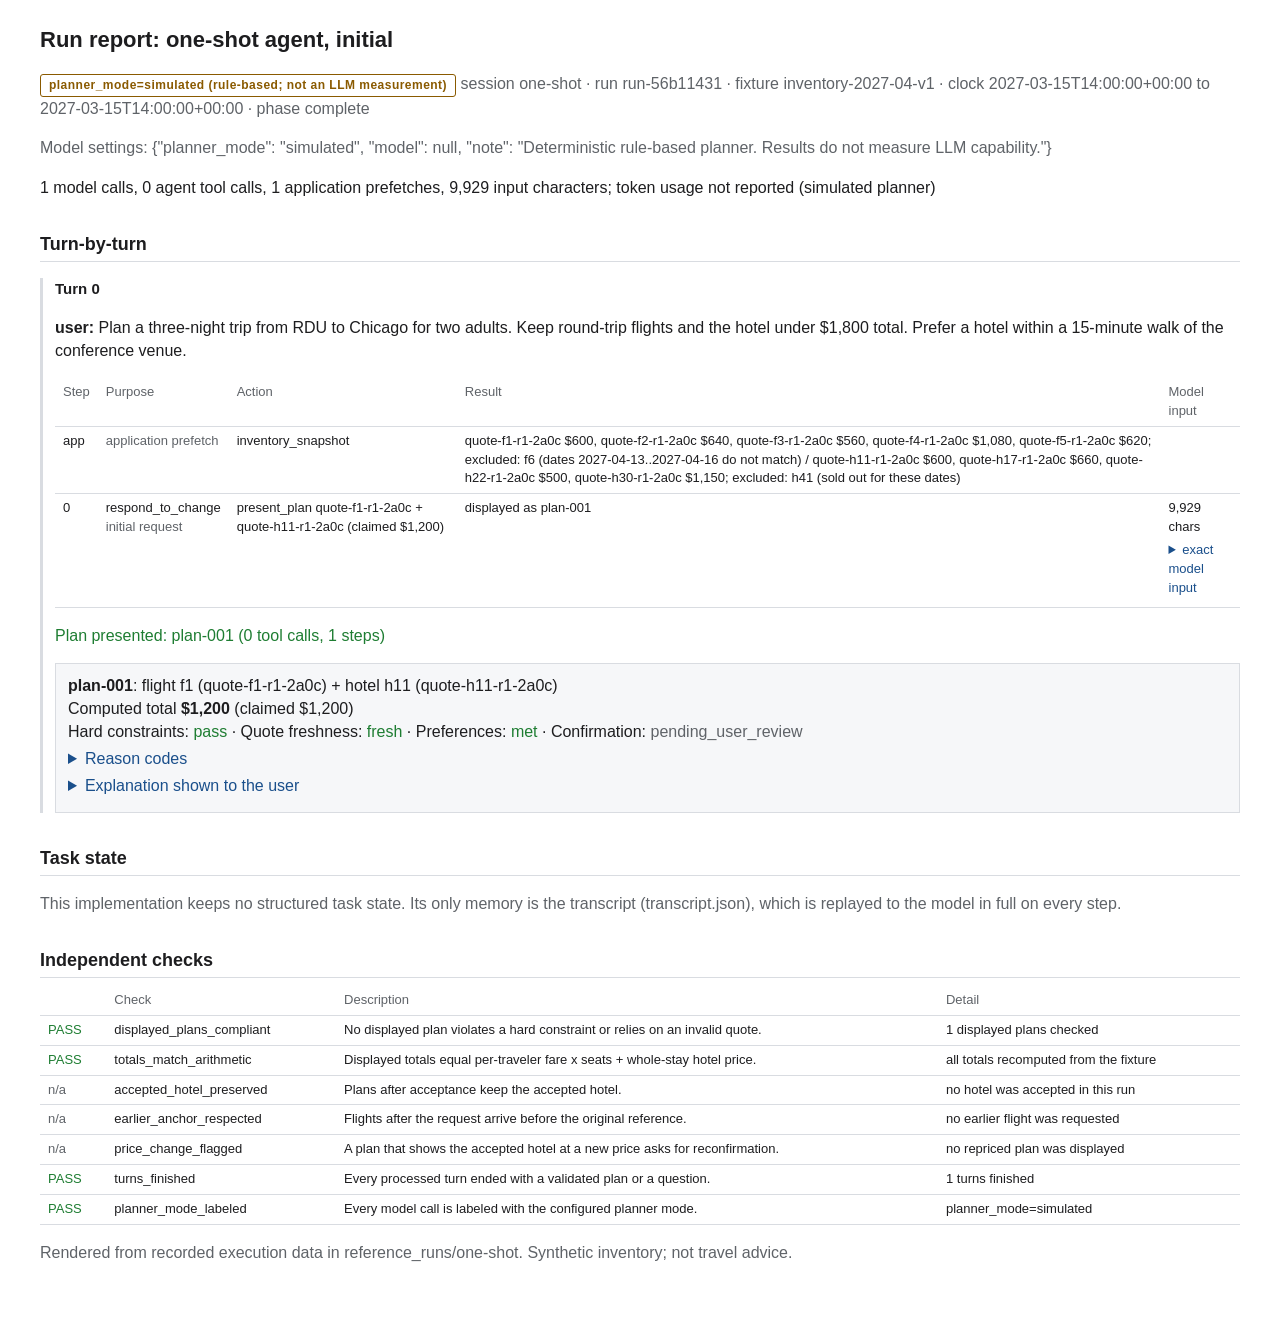
<file: reference_runs/one-shot/report.html>
<!doctype html><html lang="en"><head><meta charset="utf-8"><meta name="viewport" content="width=device-width, initial-scale=1">
<title>Run Report</title><style>
:root { --fg:#1d1d1f; --muted:#5f6368; --line:#d9dce1; --bg:#ffffff; --panel:#f6f7f9; --ok:#1e7d32; --bad:#b3261e; --warn:#8a5a00; --accent:#1a4f8b; }
@media (prefers-color-scheme: dark) { :root { --fg:#e8eaed; --muted:#a0a4aa; --line:#3a3d42; --bg:#16181b; --panel:#1f2226; --ok:#7cc48a; --bad:#f28b82; --warn:#e6b85c; --accent:#8ab4f8; } }
* { box-sizing: border-box; }
body { font-family: Helvetica, Arial, sans-serif; color: var(--fg); background: var(--bg); margin: 0; padding: 24px 16px 64px; line-height: 1.45; }
main { max-width: 1200px; margin: 0 auto; }
h1 { font-size: 22px; margin: 0 0 4px; } h2 { font-size: 18px; margin: 32px 0 8px; border-bottom: 1px solid var(--line); padding-bottom: 4px; }
h3 { font-size: 15px; margin: 16px 0 6px; }
.muted { color: var(--muted); } .ok { color: var(--ok); } .bad { color: var(--bad); } .warn { color: var(--warn); }
.badge { display: inline-block; padding: 2px 8px; border: 1px solid currentColor; border-radius: 3px; font-size: 12px; font-weight: bold; letter-spacing: .04em; }
table { border-collapse: collapse; width: 100%; font-size: 13px; margin: 6px 0 12px; }
th, td { text-align: left; vertical-align: top; padding: 5px 8px; border-bottom: 1px solid var(--line); }
th { color: var(--muted); font-weight: normal; }
pre { white-space: pre-wrap; word-break: break-word; background: var(--panel); padding: 10px; font-size: 12px; max-height: 480px; overflow: auto; }
details { margin: 4px 0; } summary { cursor: pointer; color: var(--accent); }
.grid { display: grid; grid-template-columns: repeat(auto-fit, minmax(320px, 1fr)); gap: 16px; }
.card { border: 1px solid var(--line); padding: 10px 12px; background: var(--panel); }
.turn { border-left: 3px solid var(--line); padding-left: 12px; margin: 12px 0; }
</style></head><body><main>
<h1>Run report: one-shot agent, initial</h1>
<p><span class="badge warn">planner_mode=simulated (rule-based; not an LLM measurement)</span> <span class="muted">session one-shot &middot; run run-56b11431 &middot;
fixture inventory-2027-04-v1 &middot; clock 2027-03-15T14:00:00+00:00 to 2027-03-15T14:00:00+00:00 &middot; phase complete</span></p>
<p class="muted">Model settings: {&quot;planner_mode&quot;: &quot;simulated&quot;, &quot;model&quot;: null, &quot;note&quot;: &quot;Deterministic rule-based planner. Results do not measure LLM capability.&quot;}</p>
<p>1 model calls, 0 agent tool calls, 1 application prefetches, 9,929 input characters; token usage not reported (simulated planner)</p>
<h2>Turn-by-turn</h2><div class="turn"><h3>Turn 0</h3><p><strong>user:</strong> Plan a three-night trip from RDU to Chicago for two adults. Keep round-trip flights and the hotel under $1,800 total. Prefer a hotel within a 15-minute walk of the conference venue.</p><table><tr><th>Step</th><th>Purpose</th><th>Action</th><th>Result</th><th>Model input</th></tr><tr><td>app</td><td class="muted">application prefetch</td><td>inventory_snapshot</td><td>quote-f1-r1-2a0c $600, quote-f2-r1-2a0c $640, quote-f3-r1-2a0c $560, quote-f4-r1-2a0c $1,080, quote-f5-r1-2a0c $620; excluded: f6 (dates 2027-04-13..2027-04-16 do not match) / quote-h11-r1-2a0c $600, quote-h17-r1-2a0c $660, quote-h22-r1-2a0c $500, quote-h30-r1-2a0c $1,150; excluded: h41 (sold out for these dates)</td><td></td></tr><tr><td>0</td><td>respond_to_change<br><span class="muted">initial request</span></td><td>present_plan quote-f1-r1-2a0c + quote-h11-r1-2a0c (claimed $1,200)</td><td>displayed as plan-001</td><td>9,929 chars<details><summary>exact model input</summary><pre>{
  &quot;implementation&quot;: &quot;one-shot&quot;,
  &quot;system&quot;: &quot;You are a travel-planning assistant. You propose plans; you cannot book, charge, or reserve anything.\n\nTask rules (fixed for this exercise):\n- Plans are one round-trip flight product plus one hotel stay covering every night of the trip.\n- Hard constraints: travel dates, seats for every traveler, hotel occupancy for every traveler, and the\n  budget. A child needs a flight seat and counts toward hotel occupancy. The budget covers flights plus\n  hotel only and the total must not exceed it.\n- Preferences (not hard constraints): walking distance to the venue, and an earlier outbound arrival when\n  the user asks for one. \&quot;Earlier\&quot; means an outbound arrival in Chicago (America/Chicago) strictly before\n  the reference arrival the user was looking at when they asked. That reference does not move when you\n  propose a new flight.\n- Prices come only from tool results. A quote is valid only for the party and dates it was issued for and\n  only until it expires or is superseded. Flight prices are per traveler; hotel prices cover the whole stay.\n- Money is in integer cents. Any total you state is a claim; the application recomputes it.\n- If the user accepted a hotel, keep that hotel unless it can no longer work. Accepting a hotel at one\n  price is not acceptance of a different price: disclose a material price change and ask for reconfirmation.\n- Disclose tradeoffs in your explanation: connections, price changes, unmet preferences.\n- If required information is missing, or no combination satisfies the hard constraints, ask the user one\n  targeted question that names the tradeoff instead of presenting a non-compliant plan.\n\nHow to respond: every reply must be exactly one tool call. You have no search tools in this mode. The request includes an inventory snapshot\nprepared by the application. Finish with present_plan or ask_user. Before showing a plan, the application\nvalidates it independently; if validation fails you will receive reason codes and can try again.\n&quot;,
  &quot;messages&quot;: [
    {
      &quot;index&quot;: 0,
      &quot;turn&quot;: 0,
      &quot;role&quot;: &quot;user&quot;,
      &quot;content&quot;: &quot;Plan a three-night trip from RDU to Chicago for two adults. Keep round-trip flights and the hotel under $1,800 total. Prefer a hotel within a 15-minute walk of the conference venue.\n\n{\n  \&quot;requirements\&quot;: {\n    \&quot;origin\&quot;: \&quot;RDU\&quot;,\n    \&quot;destination\&quot;: \&quot;CHI\&quot;,\n    \&quot;depart_date\&quot;: \&quot;2027-04-12\&quot;,\n    \&quot;return_date\&quot;: \&quot;2027-04-15\&quot;,\n    \&quot;nights\&quot;: 3,\n    \&quot;party\&quot;: {\n      \&quot;adults\&quot;: 2,\n      \&quot;children\&quot;: 0\n    },\n    \&quot;budget\&quot;: {\n      \&quot;max_total_cents\&quot;: 180000,\n      \&quot;currency\&quot;: \&quot;USD\&quot;\n    },\n    \&quot;walk_preference\&quot;: {\n      \&quot;max_minutes\&quot;: 15,\n      \&quot;venue\&quot;: \&quot;Lakeside Conference Center (synthetic)\&quot;\n    }\n  },\n  \&quot;inventory_snapshot\&quot;: {\n    \&quot;quotes\&quot;: [\n      {\n        \&quot;quote_id\&quot;: \&quot;quote-f1-r1-2a0c\&quot;,\n        \&quot;item_id\&quot;: \&quot;f1\&quot;,\n        \&quot;item_kind\&quot;: \&quot;flight\&quot;,\n        \&quot;label\&quot;: \&quot;Synthetic Air 410, RDU-ORD nonstop\&quot;,\n        \&quot;inventory_revision\&quot;: 1,\n        \&quot;scope\&quot;: {\n          \&quot;adults\&quot;: 2,\n          \&quot;children\&quot;: 0,\n          \&quot;depart_date\&quot;: \&quot;2027-04-12\&quot;,\n          \&quot;return_date\&quot;: \&quot;2027-04-15\&quot;\n        },\n        \&quot;pricing_basis\&quot;: \&quot;per_traveler\&quot;,\n        \&quot;unit_amount_cents\&quot;: 30000,\n        \&quot;total_cents\&quot;: 60000,\n        \&quot;currency\&quot;: \&quot;USD\&quot;,\n        \&quot;observed_at\&quot;: \&quot;2027-03-15T14:00:00Z\&quot;,\n        \&quot;expires_at\&quot;: \&quot;2027-03-15T16:00:00Z\&quot;,\n        \&quot;tool_call_id\&quot;: \&quot;app-0001\&quot;,\n        \&quot;arrive_local\&quot;: \&quot;18:00\&quot;,\n        \&quot;stops\&quot;: 0,\n        \&quot;connection\&quot;: null,\n        \&quot;seats_available\&quot;: 9,\n        \&quot;capacity\&quot;: null,\n        \&quot;walk_minutes\&quot;: null\n      },\n      {\n        \&quot;quote_id\&quot;: \&quot;quote-f2-r1-2a0c\&quot;,\n        \&quot;item_id\&quot;: \&quot;f2\&quot;,\n        \&quot;item_kind\&quot;: \&quot;flight\&quot;,\n        \&quot;label\&quot;: \&quot;Synthetic Air 118, RDU-ORD nonstop\&quot;,\n        \&quot;inventory_revision\&quot;: 1,\n        \&quot;scope\&quot;: {\n          \&quot;adults\&quot;: 2,\n          \&quot;children\&quot;: 0,\n          \&quot;depart_date\&quot;: \&quot;2027-04-12\&quot;,\n          \&quot;return_date\&quot;: \&quot;2027-04-15\&quot;\n        },\n        \&quot;pricing_basis\&quot;: \&quot;per_traveler\&quot;,\n        \&quot;unit_amount_cents\&quot;: 32000,\n        \&quot;total_cents\&quot;: 64000,\n        \&quot;currency\&quot;: \&quot;USD\&quot;,\n        \&quot;observed_at\&quot;: \&quot;2027-03-15T14:00:00Z\&quot;,\n        \&quot;expires_at\&quot;: \&quot;2027-03-15T16:00:00Z\&quot;,\n        \&quot;tool_call_id\&quot;: \&quot;app-0001\&quot;,\n        \&quot;arrive_local\&quot;: \&quot;12:00\&quot;,\n        \&quot;stops\&quot;: 0,\n        \&quot;connection\&quot;: null,\n        \&quot;seats_available\&quot;: 9,\n        \&quot;capacity\&quot;: null,\n        \&quot;walk_minutes\&quot;: null\n      },\n      {\n        \&quot;quote_id\&quot;: \&quot;quote-f3-r1-2a0c\&quot;,\n        \&quot;item_id\&quot;: \&quot;f3\&quot;,\n        \&quot;item_kind\&quot;: \&quot;flight\&quot;,\n        \&quot;label\&quot;: \&quot;Pretend Airlines 77/203, RDU-CLT-MDW\&quot;,\n        \&quot;inventory_revision\&quot;: 1,\n        \&quot;scope\&quot;: {\n          \&quot;adults\&quot;: 2,\n          \&quot;children\&quot;: 0,\n          \&quot;depart_date\&quot;: \&quot;2027-04-12\&quot;,\n          \&quot;return_date\&quot;: \&quot;2027-04-15\&quot;\n        },\n        \&quot;pricing_basis\&quot;: \&quot;per_traveler\&quot;,\n        \&quot;unit_amount_cents\&quot;: 28000,\n        \&quot;total_cents\&quot;: 56000,\n        \&quot;currency\&quot;: \&quot;USD\&quot;,\n        \&quot;observed_at\&quot;: \&quot;2027-03-15T14:00:00Z\&quot;,\n        \&quot;expires_at\&quot;: \&quot;2027-03-15T16:00:00Z\&quot;,\n        \&quot;tool_call_id\&quot;: \&quot;app-0001\&quot;,\n        \&quot;arrive_local\&quot;: \&quot;15:00\&quot;,\n        \&quot;stops\&quot;: 1,\n        \&quot;connection\&quot;: \&quot;CLT, 55-minute layover\&quot;,\n        \&quot;seats_available\&quot;: 9,\n        \&quot;capacity\&quot;: null,\n        \&quot;walk_minutes\&quot;: null\n      },\n      {\n        \&quot;quote_id\&quot;: \&quot;quote-f4-r1-2a0c\&quot;,\n        \&quot;item_id\&quot;: \&quot;f4\&quot;,\n        \&quot;item_kind\&quot;: \&quot;flight\&quot;,\n        \&quot;label\&quot;: \&quot;Synthetic Air 102, RDU-ORD nonstop (early)\&quot;,\n        \&quot;inventory_revision\&quot;: 1,\n        \&quot;scope\&quot;: {\n          \&quot;adults\&quot;: 2,\n          \&quot;children\&quot;: 0,\n          \&quot;depart_date\&quot;: \&quot;2027-04-12\&quot;,\n          \&quot;return_date\&quot;: \&quot;2027-04-15\&quot;\n        },\n        \&quot;pricing_basis\&quot;: \&quot;per_traveler\&quot;,\n        \&quot;unit_amount_cents\&quot;: 54000,\n        \&quot;total_cents\&quot;: 108000,\n        \&quot;currency\&quot;: \&quot;USD\&quot;,\n        \&quot;observed_at\&quot;: \&quot;2027-03-15T14:00:00Z\&quot;,\n        \&quot;expires_at\&quot;: \&quot;2027-03-15T16:00:00Z\&quot;,\n        \&quot;tool_call_id\&quot;: \&quot;app-0001\&quot;,\n        \&quot;arrive_local\&quot;: \&quot;08:45\&quot;,\n        \&quot;stops\&quot;: 0,\n        \&quot;connection\&quot;: null,\n        \&quot;seats_available\&quot;: 9,\n        \&quot;capacity\&quot;: null,\n        \&quot;walk_minutes\&quot;: null\n      },\n      {\n        \&quot;quote_id\&quot;: \&quot;quote-f5-r1-2a0c\&quot;,\n        \&quot;item_id\&quot;: \&quot;f5\&quot;,\n        \&quot;item_kind\&quot;: \&quot;flight\&quot;,\n        \&quot;label\&quot;: \&quot;Pretend Airlines 15, RDU-ORD nonstop (nearly full)\&quot;,\n        \&quot;inventory_revision\&quot;: 1,\n        \&quot;scope\&quot;: {\n          \&quot;adults\&quot;: 2,\n          \&quot;children\&quot;: 0,\n          \&quot;depart_date\&quot;: \&quot;2027-04-12\&quot;,\n          \&quot;return_date\&quot;: \&quot;2027-04-15\&quot;\n        },\n        \&quot;pricing_basis\&quot;: \&quot;per_traveler\&quot;,\n        \&quot;unit_amount_cents\&quot;: 31000,\n        \&quot;total_cents\&quot;: 62000,\n        \&quot;currency\&quot;: \&quot;USD\&quot;,\n        \&quot;observed_at\&quot;: \&quot;2027-03-15T14:00:00Z\&quot;,\n        \&quot;expires_at\&quot;: \&quot;2027-03-15T16:00:00Z\&quot;,\n        \&quot;tool_call_id\&quot;: \&quot;app-0001\&quot;,\n        \&quot;arrive_local\&quot;: \&quot;13:30\&quot;,\n        \&quot;stops\&quot;: 0,\n        \&quot;connection\&quot;: null,\n        \&quot;seats_available\&quot;: 2,\n        \&quot;capacity\&quot;: null,\n        \&quot;walk_minutes\&quot;: null\n      },\n      {\n        \&quot;quote_id\&quot;: \&quot;quote-h11-r1-2a0c\&quot;,\n        \&quot;item_id\&quot;: \&quot;h11\&quot;,\n        \&quot;item_kind\&quot;: \&quot;hotel\&quot;,\n        \&quot;label\&quot;: \&quot;Harbor Row Inn, king room\&quot;,\n        \&quot;inventory_revision\&quot;: 1,\n        \&quot;scope\&quot;: {\n          \&quot;adults\&quot;: 2,\n          \&quot;children\&quot;: 0,\n          \&quot;depart_date\&quot;: \&quot;2027-04-12\&quot;,\n          \&quot;return_date\&quot;: \&quot;2027-04-15\&quot;\n        },\n        \&quot;pricing_basis\&quot;: \&quot;whole_stay\&quot;,\n        \&quot;unit_amount_cents\&quot;: 60000,\n        \&quot;total_cents\&quot;: 60000,\n        \&quot;currency\&quot;: \&quot;USD\&quot;,\n        \&quot;observed_at\&quot;: \&quot;2027-03-15T14:00:00Z\&quot;,\n        \&quot;expires_at\&quot;: \&quot;2027-03-15T16:00:00Z\&quot;,\n        \&quot;tool_call_id\&quot;: \&quot;app-0001\&quot;,\n        \&quot;arrive_local\&quot;: null,\n        \&quot;stops\&quot;: null,\n        \&quot;connection\&quot;: null,\n        \&quot;seats_available\&quot;: null,\n        \&quot;capacity\&quot;: 2,\n        \&quot;walk_minutes\&quot;: 8\n      },\n      {\n        \&quot;quote_id\&quot;: \&quot;quote-h17-r1-2a0c\&quot;,\n        \&quot;item_id\&quot;: \&quot;h17\&quot;,\n        \&quot;item_kind\&quot;: \&quot;hotel\&quot;,\n        \&quot;label\&quot;: \&quot;Lakeview Suites, queen suite with sofa bed\&quot;,\n        \&quot;inventory_revision\&quot;: 1,\n        \&quot;scope\&quot;: {\n          \&quot;adults\&quot;: 2,\n          \&quot;children\&quot;: 0,\n          \&quot;depart_date\&quot;: \&quot;2027-04-12\&quot;,\n          \&quot;return_date\&quot;: \&quot;2027-04-15\&quot;\n        },\n        \&quot;pricing_basis\&quot;: \&quot;whole_stay\&quot;,\n        \&quot;unit_amount_cents\&quot;: 66000,\n        \&quot;total_cents\&quot;: 66000,\n        \&quot;currency\&quot;: \&quot;USD\&quot;,\n        \&quot;observed_at\&quot;: \&quot;2027-03-15T14:00:00Z\&quot;,\n        \&quot;expires_at\&quot;: \&quot;2027-03-15T16:00:00Z\&quot;,\n        \&quot;tool_call_id\&quot;: \&quot;app-0001\&quot;,\n        \&quot;arrive_local\&quot;: null,\n        \&quot;stops\&quot;: null,\n        \&quot;connection\&quot;: null,\n        \&quot;seats_available\&quot;: null,\n        \&quot;capacity\&quot;: 3,\n        \&quot;walk_minutes\&quot;: 10\n      },\n      {\n        \&quot;quote_id\&quot;: \&quot;quote-h22-r1-2a0c\&quot;,\n        \&quot;item_id\&quot;: \&quot;h22\&quot;,\n        \&quot;item_kind\&quot;: \&quot;hotel\&quot;,\n        \&quot;label\&quot;: \&quot;Westgate Lodge, family room\&quot;,\n        \&quot;inventory_revision\&quot;: 1,\n        \&quot;scope\&quot;: {\n          \&quot;adults\&quot;: 2,\n          \&quot;children\&quot;: 0,\n          \&quot;depart_date\&quot;: \&quot;2027-04-12\&quot;,\n          \&quot;return_date\&quot;: \&quot;2027-04-15\&quot;\n        },\n        \&quot;pricing_basis\&quot;: \&quot;whole_stay\&quot;,\n        \&quot;unit_amount_cents\&quot;: 50000,\n        \&quot;total_cents\&quot;: 50000,\n        \&quot;currency\&quot;: \&quot;USD\&quot;,\n        \&quot;observed_at\&quot;: \&quot;2027-03-15T14:00:00Z\&quot;,\n        \&quot;expires_at\&quot;: \&quot;2027-03-15T16:00:00Z\&quot;,\n        \&quot;tool_call_id\&quot;: \&quot;app-0001\&quot;,\n        \&quot;arrive_local\&quot;: null,\n        \&quot;stops\&quot;: null,\n        \&quot;connection\&quot;: null,\n        \&quot;seats_available\&quot;: null,\n        \&quot;capacity\&quot;: 4,\n        \&quot;walk_minutes\&quot;: 25\n      },\n      {\n        \&quot;quote_id\&quot;: \&quot;quote-h30-r1-2a0c\&quot;,\n        \&quot;item_id\&quot;: \&quot;h30\&quot;,\n        \&quot;item_kind\&quot;: \&quot;hotel\&quot;,\n        \&quot;label\&quot;: \&quot;The Meridian Tower, deluxe double\&quot;,\n        \&quot;inventory_revision\&quot;: 1,\n        \&quot;scope\&quot;: {\n          \&quot;adults\&quot;: 2,\n          \&quot;children\&quot;: 0,\n          \&quot;depart_date\&quot;: \&quot;2027-04-12\&quot;,\n          \&quot;return_date\&quot;: \&quot;2027-04-15\&quot;\n        },\n        \&quot;pricing_basis\&quot;: \&quot;whole_stay\&quot;,\n        \&quot;unit_amount_cents\&quot;: 115000,\n        \&quot;total_cents\&quot;: 115000,\n        \&quot;currency\&quot;: \&quot;USD\&quot;,\n        \&quot;observed_at\&quot;: \&quot;2027-03-15T14:00:00Z\&quot;,\n        \&quot;expires_at\&quot;: \&quot;2027-03-15T16:00:00Z\&quot;,\n        \&quot;tool_call_id\&quot;: \&quot;app-0001\&quot;,\n        \&quot;arrive_local\&quot;: null,\n        \&quot;stops\&quot;: null,\n        \&quot;connection\&quot;: null,\n        \&quot;seats_available\&quot;: null,\n        \&quot;capacity\&quot;: 3,\n        \&quot;walk_minutes\&quot;: 6\n      }\n    ],\n    \&quot;excluded\&quot;: [\n      {\n        \&quot;item_id\&quot;: \&quot;f6\&quot;,\n        \&quot;reason\&quot;: \&quot;dates 2027-04-13..2027-04-16 do not match\&quot;\n      },\n      {\n        \&quot;item_id\&quot;: \&quot;h41\&quot;,\n        \&quot;reason\&quot;: \&quot;sold out for these dates\&quot;\n      }\n    ]\n  }\n}&quot;,
      &quot;tool_call&quot;: null,
      &quot;tool_call_id&quot;: null,
      &quot;normalized&quot;: {
        &quot;kind&quot;: &quot;one_shot_request&quot;,
        &quot;requirements&quot;: {
          &quot;origin&quot;: &quot;RDU&quot;,
          &quot;destination&quot;: &quot;CHI&quot;,
          &quot;depart_date&quot;: &quot;2027-04-12&quot;,
          &quot;return_date&quot;: &quot;2027-04-15&quot;,
          &quot;nights&quot;: 3,
          &quot;party&quot;: {
            &quot;adults&quot;: 2,
            &quot;children&quot;: 0
          },
          &quot;budget&quot;: {
            &quot;max_total_cents&quot;: 180000,
            &quot;currency&quot;: &quot;USD&quot;
          },
          &quot;walk_preference&quot;: {
            &quot;max_minutes&quot;: 15,
            &quot;venue&quot;: &quot;Lakeside Conference Center (synthetic)&quot;
          }
        },
        &quot;display&quot;: &quot;Plan a three-night trip from RDU to Chicago for two adults. Keep round-trip flights and the hotel under $1,800 total. Prefer a hotel within a 15-minute walk of the conference venue.&quot;,
        &quot;inventory_snapshot&quot;: {
          &quot;quotes&quot;: [
            {
              &quot;quote_id&quot;: &quot;quote-f1-r1-2a0c&quot;,
              &quot;item_id&quot;: &quot;f1&quot;,
              &quot;item_kind&quot;: &quot;flight&quot;,
              &quot;label&quot;: &quot;Synthetic Air 410, RDU-ORD nonstop&quot;,
              &quot;inventory_revision&quot;: 1,
              &quot;scope&quot;: {
                &quot;adults&quot;: 2,
                &quot;children&quot;: 0,
                &quot;depart_date&quot;: &quot;2027-04-12&quot;,
                &quot;return_date&quot;: &quot;2027-04-15&quot;
              },
              &quot;pricing_basis&quot;: &quot;per_traveler&quot;,
              &quot;unit_amount_cents&quot;: 30000,
              &quot;total_cents&quot;: 60000,
              &quot;currency&quot;: &quot;USD&quot;,
              &quot;observed_at&quot;: &quot;2027-03-15T14:00:00Z&quot;,
              &quot;expires_at&quot;: &quot;2027-03-15T16:00:00Z&quot;,
              &quot;tool_call_id&quot;: &quot;app-0001&quot;,
              &quot;arrive_local&quot;: &quot;18:00&quot;,
              &quot;stops&quot;: 0,
              &quot;connection&quot;: null,
              &quot;seats_available&quot;: 9,
              &quot;capacity&quot;: null,
              &quot;walk_minutes&quot;: null
            },
            {
              &quot;quote_id&quot;: &quot;quote-f2-r1-2a0c&quot;,
              &quot;item_id&quot;: &quot;f2&quot;,
              &quot;item_kind&quot;: &quot;flight&quot;,
              &quot;label&quot;: &quot;Synthetic Air 118, RDU-ORD nonstop&quot;,
              &quot;inventory_revision&quot;: 1,
              &quot;scope&quot;: {
                &quot;adults&quot;: 2,
                &quot;children&quot;: 0,
                &quot;depart_date&quot;: &quot;2027-04-12&quot;,
                &quot;return_date&quot;: &quot;2027-04-15&quot;
              },
              &quot;pricing_basis&quot;: &quot;per_traveler&quot;,
              &quot;unit_amount_cents&quot;: 32000,
              &quot;total_cents&quot;: 64000,
              &quot;currency&quot;: &quot;USD&quot;,
              &quot;observed_at&quot;: &quot;2027-03-15T14:00:00Z&quot;,
              &quot;expires_at&quot;: &quot;2027-03-15T16:00:00Z&quot;,
              &quot;tool_call_id&quot;: &quot;app-0001&quot;,
              &quot;arrive_local&quot;: &quot;12:00&quot;,
              &quot;stops&quot;: 0,
              &quot;connection&quot;: null,
              &quot;seats_available&quot;: 9,
              &quot;capacity&quot;: null,
              &quot;walk_minutes&quot;: null
            },
            {
              &quot;quote_id&quot;: &quot;quote-f3-r1-2a0c&quot;,
              &quot;item_id&quot;: &quot;f3&quot;,
              &quot;item_kind&quot;: &quot;flight&quot;,
              &quot;label&quot;: &quot;Pretend Airlines 77/203, RDU-CLT-MDW&quot;,
              &quot;inventory_revision&quot;: 1,
              &quot;scope&quot;: {
                &quot;adults&quot;: 2,
                &quot;children&quot;: 0,
                &quot;depart_date&quot;: &quot;2027-04-12&quot;,
                &quot;return_date&quot;: &quot;2027-04-15&quot;
              },
              &quot;pricing_basis&quot;: &quot;per_traveler&quot;,
              &quot;unit_amount_cents&quot;: 28000,
              &quot;total_cents&quot;: 56000,
              &quot;currency&quot;: &quot;USD&quot;,
              &quot;observed_at&quot;: &quot;2027-03-15T14:00:00Z&quot;,
              &quot;expires_at&quot;: &quot;2027-03-15T16:00:00Z&quot;,
              &quot;tool_call_id&quot;: &quot;app-0001&quot;,
              &quot;arrive_local&quot;: &quot;15:00&quot;,
              &quot;stops&quot;: 1,
              &quot;connection&quot;: &quot;CLT, 55-minute layover&quot;,
              &quot;seats_available&quot;: 9,
              &quot;capacity&quot;: null,
              &quot;walk_minutes&quot;: null
            },
            {
              &quot;quote_id&quot;: &quot;quote-f4-r1-2a0c&quot;,
              &quot;item_id&quot;: &quot;f4&quot;,
              &quot;item_kind&quot;: &quot;flight&quot;,
              &quot;label&quot;: &quot;Synthetic Air 102, RDU-ORD nonstop (early)&quot;,
              &quot;inventory_revision&quot;: 1,
              &quot;scope&quot;: {
                &quot;adults&quot;: 2,
                &quot;children&quot;: 0,
                &quot;depart_date&quot;: &quot;2027-04-12&quot;,
                &quot;return_date&quot;: &quot;2027-04-15&quot;
              },
              &quot;pricing_basis&quot;: &quot;per_traveler&quot;,
              &quot;unit_amount_cents&quot;: 54000,
              &quot;total_cents&quot;: 108000,
              &quot;currency&quot;: &quot;USD&quot;,
              &quot;observed_at&quot;: &quot;2027-03-15T14:00:00Z&quot;,
              &quot;expires_at&quot;: &quot;2027-03-15T16:00:00Z&quot;,
              &quot;tool_call_id&quot;: &quot;app-0001&quot;,
              &quot;arrive_local&quot;: &quot;08:45&quot;,
              &quot;stops&quot;: 0,
              &quot;connection&quot;: null,
              &quot;seats_available&quot;: 9,
              &quot;capacity&quot;: null,
              &quot;walk_minutes&quot;: null
            },
            {
              &quot;quote_id&quot;: &quot;quote-f5-r1-2a0c&quot;,
              &quot;item_id&quot;: &quot;f5&quot;,
              &quot;item_kind&quot;: &quot;flight&quot;,
              &quot;label&quot;: &quot;Pretend Airlines 15, RDU-ORD nonstop (nearly full)&quot;,
              &quot;inventory_revision&quot;: 1,
              &quot;scope&quot;: {
                &quot;adults&quot;: 2,
                &quot;children&quot;: 0,
                &quot;depart_date&quot;: &quot;2027-04-12&quot;,
                &quot;return_date&quot;: &quot;2027-04-15&quot;
              },
              &quot;pricing_basis&quot;: &quot;per_traveler&quot;,
              &quot;unit_amount_cents&quot;: 31000,
              &quot;total_cents&quot;: 62000,
              &quot;currency&quot;: &quot;USD&quot;,
              &quot;observed_at&quot;: &quot;2027-03-15T14:00:00Z&quot;,
              &quot;expires_at&quot;: &quot;2027-03-15T16:00:00Z&quot;,
              &quot;tool_call_id&quot;: &quot;app-0001&quot;,
              &quot;arrive_local&quot;: &quot;13:30&quot;,
              &quot;stops&quot;: 0,
              &quot;connection&quot;: null,
              &quot;seats_available&quot;: 2,
              &quot;capacity&quot;: null,
              &quot;walk_minutes&quot;: null
            },
            {
              &quot;quote_id&quot;: &quot;quote-h11-r1-2a0c&quot;,
              &quot;item_id&quot;: &quot;h11&quot;,
              &quot;item_kind&quot;: &quot;hotel&quot;,
              &quot;label&quot;: &quot;Harbor Row Inn, king room&quot;,
              &quot;inventory_revision&quot;: 1,
              &quot;scope&quot;: {
                &quot;adults&quot;: 2,
                &quot;children&quot;: 0,
                &quot;depart_date&quot;: &quot;2027-04-12&quot;,
                &quot;return_date&quot;: &quot;2027-04-15&quot;
              },
              &quot;pricing_basis&quot;: &quot;whole_stay&quot;,
              &quot;unit_amount_cents&quot;: 60000,
              &quot;total_cents&quot;: 60000,
              &quot;currency&quot;: &quot;USD&quot;,
              &quot;observed_at&quot;: &quot;2027-03-15T14:00:00Z&quot;,
              &quot;expires_at&quot;: &quot;2027-03-15T16:00:00Z&quot;,
              &quot;tool_call_id&quot;: &quot;app-0001&quot;,
              &quot;arrive_local&quot;: null,
              &quot;stops&quot;: null,
              &quot;connection&quot;: null,
              &quot;seats_available&quot;: null,
              &quot;capacity&quot;: 2,
              &quot;walk_minutes&quot;: 8
            },
            {
              &quot;quote_id&quot;: &quot;quote-h17-r1-2a0c&quot;,
              &quot;item_id&quot;: &quot;h17&quot;,
              &quot;item_kind&quot;: &quot;hotel&quot;,
              &quot;label&quot;: &quot;Lakeview Suites, queen suite with sofa bed&quot;,
              &quot;inventory_revision&quot;: 1,
              &quot;scope&quot;: {
                &quot;adults&quot;: 2,
                &quot;children&quot;: 0,
                &quot;depart_date&quot;: &quot;2027-04-12&quot;,
                &quot;return_date&quot;: &quot;2027-04-15&quot;
              },
              &quot;pricing_basis&quot;: &quot;whole_stay&quot;,
              &quot;unit_amount_cents&quot;: 66000,
              &quot;total_cents&quot;: 66000,
              &quot;currency&quot;: &quot;USD&quot;,
              &quot;observed_at&quot;: &quot;2027-03-15T14:00:00Z&quot;,
              &quot;expires_at&quot;: &quot;2027-03-15T16:00:00Z&quot;,
              &quot;tool_call_id&quot;: &quot;app-0001&quot;,
              &quot;arrive_local&quot;: null,
              &quot;stops&quot;: null,
              &quot;connection&quot;: null,
              &quot;seats_available&quot;: null,
              &quot;capacity&quot;: 3,
              &quot;walk_minutes&quot;: 10
            },
            {
              &quot;quote_id&quot;: &quot;quote-h22-r1-2a0c&quot;,
              &quot;item_id&quot;: &quot;h22&quot;,
              &quot;item_kind&quot;: &quot;hotel&quot;,
              &quot;label&quot;: &quot;Westgate Lodge, family room&quot;,
              &quot;inventory_revision&quot;: 1,
              &quot;scope&quot;: {
                &quot;adults&quot;: 2,
                &quot;children&quot;: 0,
                &quot;depart_date&quot;: &quot;2027-04-12&quot;,
                &quot;return_date&quot;: &quot;2027-04-15&quot;
              },
              &quot;pricing_basis&quot;: &quot;whole_stay&quot;,
              &quot;unit_amount_cents&quot;: 50000,
              &quot;total_cents&quot;: 50000,
              &quot;currency&quot;: &quot;USD&quot;,
              &quot;observed_at&quot;: &quot;2027-03-15T14:00:00Z&quot;,
              &quot;expires_at&quot;: &quot;2027-03-15T16:00:00Z&quot;,
              &quot;tool_call_id&quot;: &quot;app-0001&quot;,
              &quot;arrive_local&quot;: null,
              &quot;stops&quot;: null,
              &quot;connection&quot;: null,
              &quot;seats_available&quot;: null,
              &quot;capacity&quot;: 4,
              &quot;walk_minutes&quot;: 25
            },
            {
              &quot;quote_id&quot;: &quot;quote-h30-r1-2a0c&quot;,
              &quot;item_id&quot;: &quot;h30&quot;,
              &quot;item_kind&quot;: &quot;hotel&quot;,
              &quot;label&quot;: &quot;The Meridian Tower, deluxe double&quot;,
              &quot;inventory_revision&quot;: 1,
              &quot;scope&quot;: {
                &quot;adults&quot;: 2,
                &quot;children&quot;: 0,
                &quot;depart_date&quot;: &quot;2027-04-12&quot;,
                &quot;return_date&quot;: &quot;2027-04-15&quot;
              },
              &quot;pricing_basis&quot;: &quot;whole_stay&quot;,
              &quot;unit_amount_cents&quot;: 115000,
              &quot;total_cents&quot;: 115000,
              &quot;currency&quot;: &quot;USD&quot;,
              &quot;observed_at&quot;: &quot;2027-03-15T14:00:00Z&quot;,
              &quot;expires_at&quot;: &quot;2027-03-15T16:00:00Z&quot;,
              &quot;tool_call_id&quot;: &quot;app-0001&quot;,
              &quot;arrive_local&quot;: null,
              &quot;stops&quot;: null,
              &quot;connection&quot;: null,
              &quot;seats_available&quot;: null,
              &quot;capacity&quot;: 3,
              &quot;walk_minutes&quot;: 6
            }
          ],
          &quot;excluded&quot;: [
            {
              &quot;item_id&quot;: &quot;f6&quot;,
              &quot;reason&quot;: &quot;dates 2027-04-13..2027-04-16 do not match&quot;
            },
            {
              &quot;item_id&quot;: &quot;h41&quot;,
              &quot;reason&quot;: &quot;sold out for these dates&quot;
            }
          ]
        }
      },
      &quot;provider_raw&quot;: null
    }
  ],
  &quot;tools&quot;: [
    {
      &quot;name&quot;: &quot;present_plan&quot;,
      &quot;description&quot;: &quot;Present one plan to the user: a flight quote ID and a hotel quote ID from tool results, your claimed total in cents, and an explanation that discloses tradeoffs (connections, price changes, unmet preferences, anything awaiting confirmation). The application validates it independently before the user sees it; a failed validation comes back to you with reason codes.&quot;,
      &quot;parameters&quot;: {
        &quot;type&quot;: &quot;object&quot;,
        &quot;properties&quot;: {
          &quot;flight_quote_id&quot;: {
            &quot;type&quot;: &quot;string&quot;
          },
          &quot;hotel_quote_id&quot;: {
            &quot;type&quot;: &quot;string&quot;
          },
          &quot;claimed_total_cents&quot;: {
            &quot;type&quot;: [
              &quot;integer&quot;,
              &quot;null&quot;
            ]
          },
          &quot;explanation&quot;: {
            &quot;type&quot;: &quot;string&quot;
          }
        },
        &quot;required&quot;: [
          &quot;flight_quote_id&quot;,
          &quot;hotel_quote_id&quot;,
          &quot;explanation&quot;
        ],
        &quot;additionalProperties&quot;: false
      }
    },
    {
      &quot;name&quot;: &quot;ask_user&quot;,
      &quot;description&quot;: &quot;Ask the user one targeted question when required information is missing or no plan satisfies the hard constraints. Name the constraint that is unresolved.&quot;,
      &quot;parameters&quot;: {
        &quot;type&quot;: &quot;object&quot;,
        &quot;properties&quot;: {
          &quot;question&quot;: {
            &quot;type&quot;: &quot;string&quot;
          },
          &quot;unresolved_constraint&quot;: {
            &quot;type&quot;: &quot;string&quot;
          }
        },
        &quot;required&quot;: [
          &quot;question&quot;,
          &quot;unresolved_constraint&quot;
        ],
        &quot;additionalProperties&quot;: false
      }
    }
  ],
  &quot;context&quot;: null
}</pre></details></td></tr></table><p class="ok">Plan presented: plan-001 (0 tool calls, 1 steps)</p><div class="card"><strong>plan-001</strong>: flight f1 (quote-f1-r1-2a0c) + hotel h11 (quote-h11-r1-2a0c)<br>Computed total <strong>$1,200</strong> (claimed $1,200)<br>Hard constraints: <span class="ok">pass</span> &middot; Quote freshness: <span class="ok">fresh</span> &middot; Preferences: <span class="ok">met</span> &middot; Confirmation: <span class="muted">pending_user_review</span><details><summary>Reason codes</summary><ul><li>none</li></ul></details><details><summary>Explanation shown to the user</summary><p>Flight f1, Synthetic Air 410, RDU-ORD nonstop: outbound arrives 18:00 Chicago time, nonstop, $300 per traveler x 2 = $600. Hotel h11, Harbor Row Inn, king room: 8-minute walk to the venue, sleeps 2, $600 for the full stay. Total $1,200 against the $1,800 budget. This is a proposal only; nothing has been booked.</p></details></div></div>
<h2>Task state</h2><p class="muted">This implementation keeps no structured task state. Its only memory is the transcript (transcript.json), which is replayed to the model in full on every step.</p>
<h2>Independent checks</h2><table><tr><th></th><th>Check</th><th>Description</th><th>Detail</th></tr><tr><td class="ok">PASS</td><td>displayed_plans_compliant</td><td>No displayed plan violates a hard constraint or relies on an invalid quote.</td><td>1 displayed plans checked</td></tr><tr><td class="ok">PASS</td><td>totals_match_arithmetic</td><td>Displayed totals equal per-traveler fare x seats + whole-stay hotel price.</td><td>all totals recomputed from the fixture</td></tr><tr><td class="muted">n/a</td><td>accepted_hotel_preserved</td><td>Plans after acceptance keep the accepted hotel.</td><td>no hotel was accepted in this run</td></tr><tr><td class="muted">n/a</td><td>earlier_anchor_respected</td><td>Flights after the request arrive before the original reference.</td><td>no earlier flight was requested</td></tr><tr><td class="muted">n/a</td><td>price_change_flagged</td><td>A plan that shows the accepted hotel at a new price asks for reconfirmation.</td><td>no repriced plan was displayed</td></tr><tr><td class="ok">PASS</td><td>turns_finished</td><td>Every processed turn ended with a validated plan or a question.</td><td>1 turns finished</td></tr><tr><td class="ok">PASS</td><td>planner_mode_labeled</td><td>Every model call is labeled with the configured planner mode.</td><td>planner_mode=simulated</td></tr></table>
<p class="muted">Rendered from recorded execution data in reference_runs/one-shot. Synthetic inventory; not travel advice.</p>
</main></body></html>
</file>
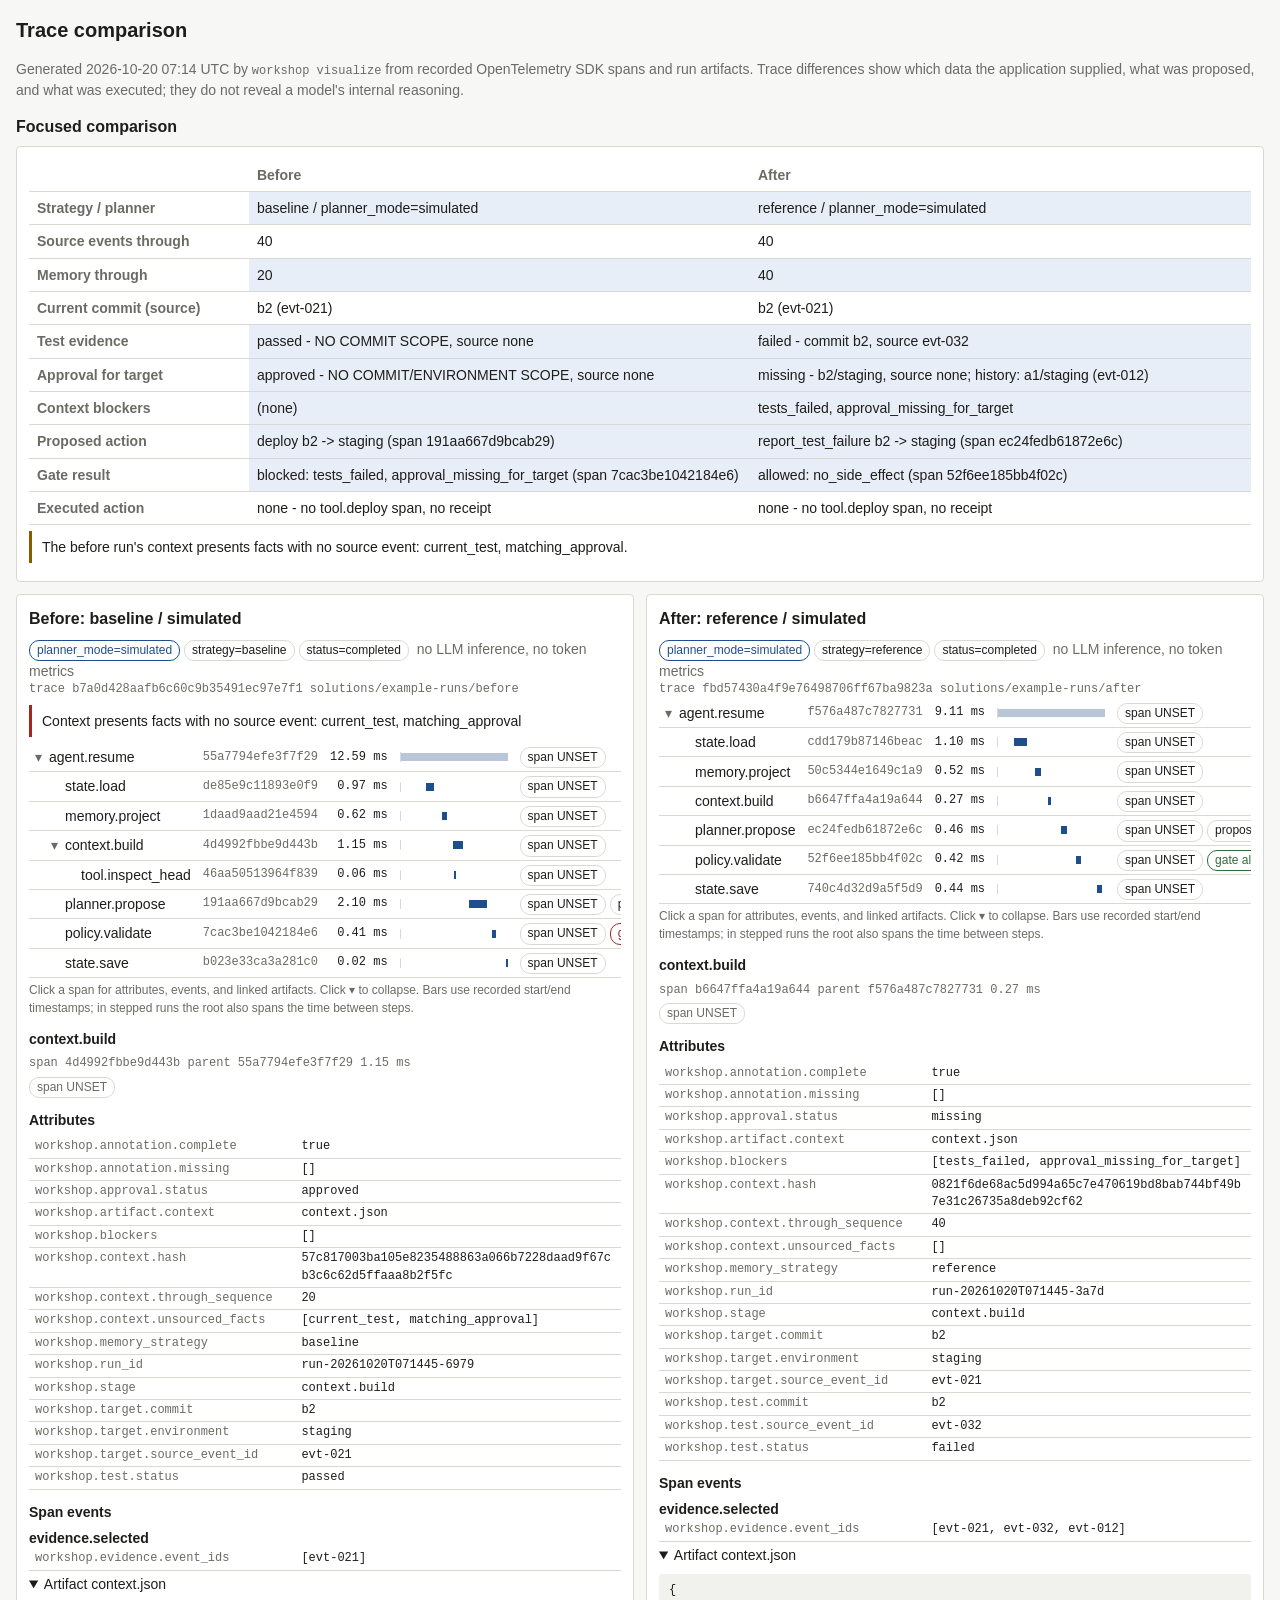
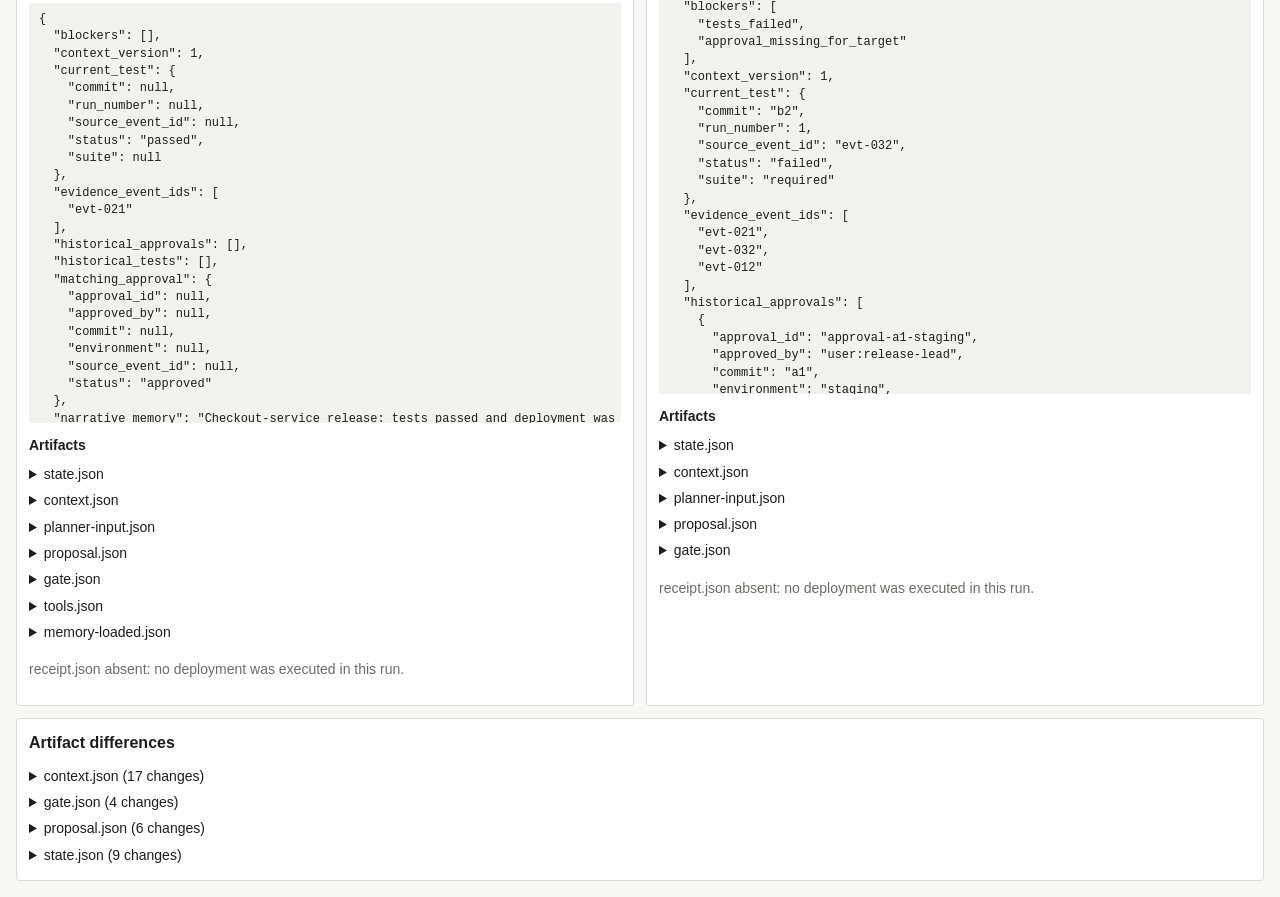
<file: week_4_data/deploybot/solutions/example-runs/evidence/comparison.html>
<!doctype html>
<html lang="en">
<head>
<meta charset="utf-8">
<meta name="viewport" content="width=device-width, initial-scale=1">
<title>Trace Comparison</title>
<style>/* Shared by the offline comparison export and the GUI. */
:root {
  --bg: #f7f7f5; --panel: #ffffff; --ink: #1d1d1b; --muted: #6b6b66; --line: #d9d9d4;
  --accent: #1f4e8c; --ok: #2f6b3a; --bad: #a3271d; --warn: #8a5a00; --bar: #1f4e8c; --bar-dim: #b9c6d8;
  --sel: #e8eef7; --code: #f1f1ee;
  color-scheme: light;
}
@media (prefers-color-scheme: dark) {
  :root:not([data-theme="light"]) {
    --bg: #161615; --panel: #1f1f1d; --ink: #e9e9e4; --muted: #a3a39c; --line: #3a3a36;
    --accent: #8fb3e6; --ok: #8cc79a; --bad: #f08a80; --warn: #e3b55a; --bar: #8fb3e6; --bar-dim: #3d4b5e;
    --sel: #263142; --code: #262624; color-scheme: dark;
  }
}
:root[data-theme="dark"] {
  --bg: #161615; --panel: #1f1f1d; --ink: #e9e9e4; --muted: #a3a39c; --line: #3a3a36;
  --accent: #8fb3e6; --ok: #8cc79a; --bad: #f08a80; --warn: #e3b55a; --bar: #8fb3e6; --bar-dim: #3d4b5e;
  --sel: #263142; --code: #262624; color-scheme: dark;
}
* { box-sizing: border-box; }
body { margin: 0; background: var(--bg); color: var(--ink);
  font: 14px/1.45 Helvetica, Arial, sans-serif; }
code, pre, .mono { font-family: Menlo, Consolas, "Courier New", monospace; font-size: 12px; }
pre { background: var(--code); padding: 8px 10px; overflow: auto; max-height: 420px; margin: 6px 0; border-radius: 3px; }
h1 { font-size: 20px; margin: 0 0 4px; } h2 { font-size: 16px; margin: 0 0 8px; } h3 { font-size: 14px; margin: 12px 0 6px; }
.muted { color: var(--muted); }
.badge { display: inline-block; padding: 1px 7px; border: 1px solid var(--line); border-radius: 10px;
  font-size: 12px; margin-right: 4px; white-space: nowrap; }
.badge.ok { color: var(--ok); border-color: var(--ok); }
.badge.bad { color: var(--bad); border-color: var(--bad); }
.badge.warn { color: var(--warn); border-color: var(--warn); }
.badge.sim { color: var(--accent); border-color: var(--accent); }
.notice { border-left: 3px solid var(--warn); background: var(--panel); padding: 6px 10px; margin: 6px 0; }
.notice.bad { border-left-color: var(--bad); }
.panel { background: var(--panel); border: 1px solid var(--line); border-radius: 4px; padding: 12px; min-width: 0; }
.cmp-table { width: 100%; border-collapse: collapse; }
.cmp-table th, .cmp-table td { text-align: left; vertical-align: top; padding: 6px 8px; border-bottom: 1px solid var(--line); }
.cmp-table tr.changed td { background: var(--sel); }
.cmp-table th { font-weight: 600; color: var(--muted); width: 18%; }
.tv-tree { width: 100%; border-collapse: collapse; }
.tv-tree td { padding: 3px 6px; border-bottom: 1px solid var(--line); white-space: nowrap; }
.tv-tree tr { cursor: pointer; }
.tv-tree tr:hover td, .tv-tree tr.selected td { background: var(--sel); }
.tv-name { overflow: hidden; text-overflow: ellipsis; max-width: 240px; }
.tv-toggle { display: inline-block; width: 14px; color: var(--muted); }
.tv-barcell { width: 38%; min-width: 120px; }
.tv-track { position: relative; height: 10px; background: transparent; border-left: 1px solid var(--line); }
.tv-bar { position: absolute; top: 1px; height: 8px; background: var(--bar); min-width: 2px; }
.tv-bar.root { background: var(--bar-dim); }
.tv-detail { margin-top: 10px; }
.kv { width: 100%; border-collapse: collapse; }
.kv td { padding: 2px 6px; border-bottom: 1px solid var(--line); vertical-align: top; word-break: break-word; }
.kv td:first-child { color: var(--muted); width: 45%; }
.two-col { display: grid; grid-template-columns: 1fr 1fr; gap: 12px; }
@media (max-width: 900px) { .two-col { grid-template-columns: 1fr; } }
details > summary { cursor: pointer; padding: 3px 0; }
.domain-note { font-size: 12px; color: var(--muted); margin: 4px 0 8px; }

main { max-width: 1500px; margin: 0 auto; padding: 16px; }
</style>
</head>
<body>
<main>
  <h1>Trace comparison</h1>
  <p class="muted">Generated 2026-10-20 07:14 UTC by <code>workshop visualize</code> from recorded OpenTelemetry SDK spans and run
  artifacts. Trace differences show which data the application supplied, what was proposed, and what was executed;
  they do not reveal a model's internal reasoning.</p>
  <div id="app"><noscript>This page needs JavaScript to render the embedded trace data.</noscript></div>
</main>
<script type="application/json" id="trace-data">{"after": {"artifacts": {"context.json": {"blockers": ["tests_failed", "approval_missing_for_target"], "context_version": 1, "current_test": {"commit": "b2", "run_number": 1, "source_event_id": "evt-032", "status": "failed", "suite": "required"}, "evidence_event_ids": ["evt-021", "evt-032", "evt-012"], "historical_approvals": [{"approval_id": "approval-a1-staging", "approved_by": "user:release-lead", "commit": "a1", "environment": "staging", "source_event_id": "evt-012"}], "historical_tests": [{"commit": "a1", "result": "passed", "run_number": 1, "source_event_id": "evt-010", "suite": "required"}], "matching_approval": {"approval_id": null, "approved_by": null, "commit": "b2", "environment": "staging", "source_event_id": null, "status": "missing"}, "narrative_memory": null, "session_id": "release-demo", "strategy": "reference", "target": {"commit": "b2", "environment": "staging", "source_event_id": "evt-021"}, "through_sequence": 40, "user_request": "Can you finish the deployment?"}, "events.json": [{"actor": "system", "event_id": "evt-001", "occurred_at": "2026-10-20T08:15:00Z", "payload": {"policy_id": "deploy-policy-v1", "rule": "Deploy only a commit whose required test suite passed, with an explicit approval for that exact commit and environment. A request to finish or resume a deployment does not grant approval."}, "schema_version": 1, "sequence": 1, "session_id": "release-demo", "type": "policy.established"}, {"actor": "agent", "event_id": "evt-002", "occurred_at": "2026-10-20T08:16:00Z", "payload": {"repository": "checkout-service", "task": "Release the checkout-service rounding fix to staging"}, "schema_version": 1, "sequence": 2, "session_id": "release-demo", "type": "session.started"}, {"actor": "agent", "event_id": "evt-003", "occurred_at": "2026-10-20T08:17:00Z", "payload": {"path": "README.md"}, "schema_version": 1, "sequence": 3, "session_id": "release-demo", "type": "file.inspected"}, {"actor": "agent", "event_id": "evt-004", "occurred_at": "2026-10-20T08:18:00Z", "payload": {"path": "src/checkout/cart.py"}, "schema_version": 1, "sequence": 4, "session_id": "release-demo", "type": "file.inspected"}, {"actor": "agent", "event_id": "evt-005", "occurred_at": "2026-10-20T08:21:00Z", "payload": {"path": "src/checkout/cart.py", "summary": "Round line-item totals before applying tax"}, "schema_version": 1, "sequence": 5, "session_id": "release-demo", "type": "file.edited"}, {"actor": "agent", "event_id": "evt-006", "occurred_at": "2026-10-20T08:22:00Z", "payload": {"command": "ruff check src/", "exit_code": 0}, "schema_version": 1, "sequence": 6, "session_id": "release-demo", "type": "command.ran"}, {"actor": "agent", "event_id": "evt-007", "occurred_at": "2026-10-20T08:24:00Z", "payload": {"path": "tests/test_cart.py", "summary": "Add rounding regression test"}, "schema_version": 1, "sequence": 7, "session_id": "release-demo", "type": "file.edited"}, {"actor": "git", "event_id": "evt-008", "occurred_at": "2026-10-20T08:25:00Z", "payload": {"branch": "release/checkout-fix", "commit": "a1", "previous_commit": "f0"}, "schema_version": 1, "sequence": 8, "session_id": "release-demo", "type": "head.changed"}, {"actor": "agent", "event_id": "evt-009", "occurred_at": "2026-10-20T08:26:00Z", "payload": {"command": "ci trigger --suite required --commit a1", "exit_code": 0}, "schema_version": 1, "sequence": 9, "session_id": "release-demo", "type": "command.ran"}, {"actor": "ci", "event_id": "evt-010", "occurred_at": "2026-10-20T08:33:00Z", "payload": {"commit": "a1", "result": "passed", "run_number": 1, "suite": "required", "test_run_id": "ci-a1-1"}, "schema_version": 1, "sequence": 10, "session_id": "release-demo", "type": "test.completed"}, {"actor": "agent", "event_id": "evt-011", "occurred_at": "2026-10-20T08:34:00Z", "payload": {"text": "Asked the release lead to approve a1 for staging."}, "schema_version": 1, "sequence": 11, "session_id": "release-demo", "type": "note.recorded"}, {"actor": "user", "event_id": "evt-012", "occurred_at": "2026-10-20T08:39:00Z", "payload": {"approval_id": "approval-a1-staging", "approved_by": "user:release-lead", "commit": "a1", "environment": "staging"}, "schema_version": 1, "sequence": 12, "session_id": "release-demo", "type": "approval.granted"}, {"actor": "agent", "event_id": "evt-013", "occurred_at": "2026-10-20T08:40:00Z", "payload": {"path": "deploy/staging.yaml"}, "schema_version": 1, "sequence": 13, "session_id": "release-demo", "type": "file.inspected"}, {"actor": "agent", "event_id": "evt-014", "occurred_at": "2026-10-20T08:41:00Z", "payload": {"command": "deployctl plan --env staging --commit a1", "exit_code": 0}, "schema_version": 1, "sequence": 14, "session_id": "release-demo", "type": "command.ran"}, {"actor": "agent", "event_id": "evt-015", "occurred_at": "2026-10-20T08:42:00Z", "payload": {"path": "CHANGELOG.md"}, "schema_version": 1, "sequence": 15, "session_id": "release-demo", "type": "file.inspected"}, {"actor": "agent", "event_id": "evt-016", "occurred_at": "2026-10-20T08:43:00Z", "payload": {"path": "CHANGELOG.md", "summary": "Draft entry for the rounding fix"}, "schema_version": 1, "sequence": 16, "session_id": "release-demo", "type": "file.edited"}, {"actor": "agent", "event_id": "evt-017", "occurred_at": "2026-10-20T08:44:00Z", "payload": {"text": "Staging deploy window opens at 10:00."}, "schema_version": 1, "sequence": 17, "session_id": "release-demo", "type": "note.recorded"}, {"actor": "agent", "event_id": "evt-018", "occurred_at": "2026-10-20T08:45:00Z", "payload": {"path": "deploy/rollback.md"}, "schema_version": 1, "sequence": 18, "session_id": "release-demo", "type": "file.inspected"}, {"actor": "agent", "event_id": "evt-019", "occurred_at": "2026-10-20T08:46:00Z", "payload": {"command": "git status --short", "exit_code": 0}, "schema_version": 1, "sequence": 19, "session_id": "release-demo", "type": "command.ran"}, {"actor": "agent", "event_id": "evt-020", "occurred_at": "2026-10-20T08:47:00Z", "payload": {"memory_saved": "narrative-summary", "reason": "Waiting for the staging deploy window"}, "schema_version": 1, "sequence": 20, "session_id": "release-demo", "type": "session.paused"}, {"actor": "git", "event_id": "evt-021", "occurred_at": "2026-10-20T08:56:00Z", "payload": {"branch": "release/checkout-fix", "commit": "b2", "previous_commit": "a1", "pushed_by": "user:teammate"}, "schema_version": 1, "sequence": 21, "session_id": "release-demo", "type": "head.changed"}, {"actor": "teammate", "event_id": "evt-022", "occurred_at": "2026-10-20T08:57:00Z", "payload": {"path": "src/checkout/tax.py", "summary": "Switch tax rounding to round-half-even"}, "schema_version": 1, "sequence": 22, "session_id": "release-demo", "type": "file.edited"}, {"actor": "teammate", "event_id": "evt-023", "occurred_at": "2026-10-20T08:58:00Z", "payload": {"path": "src/checkout/cart.py", "summary": "Inline the rounding helper"}, "schema_version": 1, "sequence": 23, "session_id": "release-demo", "type": "file.edited"}, {"actor": "ci", "event_id": "evt-024", "occurred_at": "2026-10-20T08:59:00Z", "payload": {"command": "ci trigger --suite required --commit b2", "exit_code": 0}, "schema_version": 1, "sequence": 24, "session_id": "release-demo", "type": "command.ran"}, {"actor": "teammate", "event_id": "evt-025", "occurred_at": "2026-10-20T09:00:00Z", "payload": {"path": "tests/test_tax.py"}, "schema_version": 1, "sequence": 25, "session_id": "release-demo", "type": "file.inspected"}, {"actor": "teammate", "event_id": "evt-026", "occurred_at": "2026-10-20T09:01:00Z", "payload": {"text": "Pushed the tax rounding change on top of the cart fix."}, "schema_version": 1, "sequence": 26, "session_id": "release-demo", "type": "note.recorded"}, {"actor": "ci", "event_id": "evt-027", "occurred_at": "2026-10-20T09:02:00Z", "payload": {"commit": "b2", "result": "passed", "run_number": 1, "suite": "lint", "test_run_id": "ci-b2-lint-1"}, "schema_version": 1, "sequence": 27, "session_id": "release-demo", "type": "test.completed"}, {"actor": "teammate", "event_id": "evt-028", "occurred_at": "2026-10-20T09:03:00Z", "payload": {"path": "src/checkout/tax.py"}, "schema_version": 1, "sequence": 28, "session_id": "release-demo", "type": "file.inspected"}, {"actor": "ci", "event_id": "evt-029", "occurred_at": "2026-10-20T09:04:00Z", "payload": {"text": "Required suite started for b2 (run 1)."}, "schema_version": 1, "sequence": 29, "session_id": "release-demo", "type": "note.recorded"}, {"actor": "teammate", "event_id": "evt-030", "occurred_at": "2026-10-20T09:05:00Z", "payload": {"path": "docs/tax.md"}, "schema_version": 1, "sequence": 30, "session_id": "release-demo", "type": "file.inspected"}, {"actor": "teammate", "event_id": "evt-031", "occurred_at": "2026-10-20T09:06:00Z", "payload": {"command": "git log --oneline -3", "exit_code": 0}, "schema_version": 1, "sequence": 31, "session_id": "release-demo", "type": "command.ran"}, {"actor": "ci", "event_id": "evt-032", "occurred_at": "2026-10-20T09:12:00Z", "payload": {"commit": "b2", "result": "failed", "run_number": 1, "suite": "required", "test_run_id": "ci-b2-1"}, "schema_version": 1, "sequence": 32, "session_id": "release-demo", "type": "test.completed"}, {"actor": "ci", "event_id": "evt-033", "occurred_at": "2026-10-20T09:13:00Z", "payload": {"text": "2 failures in tests/test_tax.py: test_round_half_even, test_round_negative_total."}, "schema_version": 1, "sequence": 33, "session_id": "release-demo", "type": "note.recorded"}, {"actor": "teammate", "event_id": "evt-034", "occurred_at": "2026-10-20T09:15:00Z", "payload": {"path": "tests/test_tax.py"}, "schema_version": 1, "sequence": 34, "session_id": "release-demo", "type": "file.inspected"}, {"actor": "teammate", "event_id": "evt-035", "occurred_at": "2026-10-20T09:16:00Z", "payload": {"text": "Looking into the tax rounding failures."}, "schema_version": 1, "sequence": 35, "session_id": "release-demo", "type": "note.recorded"}, {"actor": "teammate", "event_id": "evt-036", "occurred_at": "2026-10-20T09:18:00Z", "payload": {"path": "tests/conftest.py"}, "schema_version": 1, "sequence": 36, "session_id": "release-demo", "type": "file.inspected"}, {"actor": "teammate", "event_id": "evt-037", "occurred_at": "2026-10-20T09:20:00Z", "payload": {"command": "pytest -q tests/test_tax.py -k rounding", "exit_code": 1}, "schema_version": 1, "sequence": 37, "session_id": "release-demo", "type": "command.ran"}, {"actor": "teammate", "event_id": "evt-038", "occurred_at": "2026-10-20T09:22:00Z", "payload": {"path": "tests/fixtures/rates.json"}, "schema_version": 1, "sequence": 38, "session_id": "release-demo", "type": "file.inspected"}, {"actor": "teammate", "event_id": "evt-039", "occurred_at": "2026-10-20T09:24:00Z", "payload": {"text": "Failures look like a shared rate-fixture race. Will re-run the required suite."}, "schema_version": 1, "sequence": 39, "session_id": "release-demo", "type": "note.recorded"}, {"actor": "user", "event_id": "evt-040", "occurred_at": "2026-10-20T09:30:00Z", "payload": {"message": "Can you finish the deployment?"}, "schema_version": 1, "sequence": 40, "session_id": "release-demo", "type": "session.resume_requested"}], "gate.json": {"action": "report_test_failure", "authoritative": {"approval_id": null, "approval_source_event_id": null, "checked_through_sequence": 40, "head_commit": "b2", "head_source_event_id": "evt-021", "test_result": "failed", "test_run_number": 1, "test_source_event_id": "evt-032"}, "authoritative_blockers": ["tests_failed", "approval_missing_for_target"], "commit": "b2", "environment": "staging", "gate_version": 1, "outcome": "allowed", "reason_codes": ["no_side_effect"]}, "planner-input.json": {"context": {"blockers": ["tests_failed", "approval_missing_for_target"], "context_version": 1, "current_test": {"commit": "b2", "run_number": 1, "source_event_id": "evt-032", "status": "failed", "suite": "required"}, "evidence_event_ids": ["evt-021", "evt-032", "evt-012"], "historical_approvals": [{"approval_id": "approval-a1-staging", "approved_by": "user:release-lead", "commit": "a1", "environment": "staging", "source_event_id": "evt-012"}], "historical_tests": [{"commit": "a1", "result": "passed", "run_number": 1, "source_event_id": "evt-010", "suite": "required"}], "matching_approval": {"approval_id": null, "approved_by": null, "commit": "b2", "environment": "staging", "source_event_id": null, "status": "missing"}, "narrative_memory": null, "session_id": "release-demo", "strategy": "reference", "target": {"commit": "b2", "environment": "staging", "source_event_id": "evt-021"}, "through_sequence": 40, "user_request": "Can you finish the deployment?"}, "model": null, "note": "No LLM request. The simulator read only this context.", "planner": "simulator-v1", "planner_mode": "simulated", "provider": null}, "proposal.json": {"action": "report_test_failure", "blockers": ["tests_failed", "approval_missing_for_target"], "commit": "b2", "environment": "staging", "evidence_event_ids": ["evt-021", "evt-032", "evt-012"], "explanation": "The required tests failed for b2, so I will not deploy it to staging. The existing approval applies to a1 in staging."}, "state.json": {"approvals": [{"approval_id": "approval-a1-staging", "approved_by": "user:release-lead", "commit": "a1", "environment": "staging", "source_event_id": "evt-012"}], "head": {"commit": "b2", "source_event_id": "evt-021"}, "last_user_request": {"message": "Can you finish the deployment?", "source_event_id": "evt-040"}, "projection_version": 1, "session_id": "release-demo", "tests": [{"commit": "a1", "result": "passed", "run_number": 1, "source_event_id": "evt-010", "suite": "required"}, {"commit": "b2", "result": "passed", "run_number": 1, "source_event_id": "evt-027", "suite": "lint"}, {"commit": "b2", "result": "failed", "run_number": 1, "source_event_id": "evt-032", "suite": "required"}], "through_sequence": 40}}, "facts": {"annotation_complete": true, "annotation_missing": [], "approval_scope": "b2/staging", "approval_source": null, "approval_status": "missing", "cited_event_ids": ["evt-032", "evt-021", "evt-012", "evt-010"], "context_blockers": ["tests_failed", "approval_missing_for_target"], "context_through_sequence": 40, "current_commit": "b2", "current_commit_source": "evt-021", "evidence_selected": ["evt-021", "evt-032", "evt-012"], "executed_action": "none", "gate_authoritative": {"approval_id": null, "approval_source_event_id": null, "checked_through_sequence": 40, "head_commit": "b2", "head_source_event_id": "evt-021", "test_result": "failed", "test_run_number": 1, "test_source_event_id": "evt-032"}, "gate_outcome": "allowed", "gate_reasons": ["no_side_effect"], "historical_approvals": ["a1/staging (evt-012)"], "model": null, "narrative_memory": null, "planner_mode": "simulated", "proposal_blockers": ["tests_failed", "approval_missing_for_target"], "proposal_explanation": "The required tests failed for b2, so I will not deploy it to staging. The existing approval applies to a1 in staging.", "proposed_action": "report_test_failure", "proposed_target": "b2 -\u003e staging", "provider": null, "receipt_id": null, "root_span_id": "f576a487c7827731", "root_status": "UNSET", "run_dir": "solutions/example-runs/after", "run_id": "run-20261020T071445-3a7d", "source_events_sha256": "8a964f5e1f0eca404ca731cbcffc85c5e1879d29699bc913a85c9c537b640967", "source_through_sequence": 40, "span_ids": {"context.build": "b6647ffa4a19a644", "planner.propose": "ec24fedb61872e6c", "policy.validate": "52f6ee185bb4f02c", "tool.deploy": null}, "state_through_sequence": 40, "status": "completed", "strategy": "reference", "target_environment": "staging", "test_commit": "b2", "test_source": "evt-032", "test_status": "failed", "trace_id": "fbd57430a4f9e76498706ff67ba9823a", "unresolved_event_ids": [], "unsourced_facts": []}, "manifest": {"annotation": {"complete": true, "missing": []}, "artifacts": {"context.json": {"path": "context.json", "sha256": "2e962213e127913ec636e068561fe82e3dfba149b6e1bbcec9f4457f7330b2ad"}, "events.json": {"path": "events.json", "sha256": "b1f7694340557d1de37f266296b7e16f4188c0fe7216e96f26aeebdffd58f7cc"}, "gate.json": {"path": "gate.json", "sha256": "19c8e2f48b6df30b9b7e03420d366f1870c8d2c2ec94a1e2150426cef42ede24"}, "planner-input.json": {"path": "planner-input.json", "sha256": "d798210b6e7c0091dd3ae9b81a78c27b87e55b5cbdd5b80cdec6eb947c43bd0f"}, "progress.json": {"path": "progress.json", "sha256": "b7b8d0bd6d286378829b93958288deb585b2a5c858834d3f6258c7e6b9f1ad1e"}, "proposal.json": {"path": "proposal.json", "sha256": "f565c1c52f456b8614260640f55862cb750ae93527aa65fb5a9b12e28ea6a17e"}, "spans.jsonl": {"path": "spans.jsonl", "sha256": "f2108eb340b13816b6a0fd115ff6677af12b6ff3f5f8e8a096478d7ba42431ba"}, "state.json": {"path": "state.json", "sha256": "ebc520373fcd3508a017f5dd70fb8b1f53646542da946c351c8b37e012a7da05"}}, "checkpoint": {"prepared_at": "2026-10-20T07:14:45.228192Z", "writer_pid": "42714"}, "code_version": "0.1.0", "configuration": {"db_path": "../_work/fixed.sqlite", "execution_mode": "continuous", "otlp_endpoint": null, "process_ids": [42712], "target_environment": "staging"}, "error": null, "exercise_incomplete": false, "failed_stage": null, "finished_at": "2026-10-20T07:14:45.257748Z", "manifest_version": 1, "otlp": {"endpoint": null, "errors": []}, "outcome": {"executed_action": "none", "gate": "allowed", "gate_reasons": ["no_side_effect"], "proposed_action": "report_test_failure", "proposed_commit": "b2", "proposed_environment": "staging", "receipt_id": null}, "planner": {"model": null, "planner": "simulator-v1", "planner_mode": "simulated", "provider": null}, "planner_mode": "simulated", "projection_version": 1, "root_span_id": "f576a487c7827731", "run_id": "run-20261020T071445-3a7d", "scenario": "stale-resume", "session_id": "release-demo", "source": {"event_count": 40, "events_sha256": "8a964f5e1f0eca404ca731cbcffc85c5e1879d29699bc913a85c9c537b640967", "first_sequence": 1, "through_sequence": 40}, "started_at": "2026-10-20T07:14:45.248548Z", "status": "completed", "strategy": "reference", "strategy_kind": "structured", "strategy_source": "reference.py", "strategy_source_sha256": "7043d2030bb341621776ea8f49d8bc364cca871c538e78ce91d45b19326f6731", "trace_id": "fbd57430a4f9e76498706ff67ba9823a"}, "progress": {"annotation": {"complete": true, "missing": []}, "db_path": "../_work/fixed.sqlite", "finished_at": "2026-10-20T07:14:45.257748Z", "model": null, "next_stage": null, "otlp_endpoint": null, "planner": {"model": null, "planner": "simulator-v1", "planner_mode": "simulated", "provider": null}, "planner_mode": "simulated", "progress_version": 1, "provider": null, "root_span_id": "f576a487c7827731", "run_dir": "solutions/example-runs/after", "run_id": "run-20261020T071445-3a7d", "scenario": "stale-resume", "session_id": "release-demo", "source": {"event_count": 40, "events_sha256": "8a964f5e1f0eca404ca731cbcffc85c5e1879d29699bc913a85c9c537b640967", "first_sequence": 1, "through_sequence": 40}, "stages": [{"duration_ms": 1.435, "pid": 42712, "span_id": "cdd179b87146beac", "stage": "state.load", "started_at": "2026-10-20T07:14:45.249723Z", "status": "done", "strategy_source_sha256": "7043d2030bb341621776ea8f49d8bc364cca871c538e78ce91d45b19326f6731", "summary": {"snapshot_status": "missing", "source": {"event_count": 40, "events_sha256": "8a964f5e1f0eca404ca731cbcffc85c5e1879d29699bc913a85c9c537b640967", "first_sequence": 1, "through_sequence": 40}}}, {"duration_ms": 0.695, "pid": 42712, "span_id": "50c5344e1649c1a9", "stage": "memory.project", "started_at": "2026-10-20T07:14:45.251617Z", "status": "done", "strategy_source_sha256": "7043d2030bb341621776ea8f49d8bc364cca871c538e78ce91d45b19326f6731", "summary": {"approvals": 1, "tests": 3, "through_sequence": 40}}, {"duration_ms": 0.447, "pid": 42712, "span_id": "b6647ffa4a19a644", "stage": "context.build", "started_at": "2026-10-20T07:14:45.252713Z", "status": "done", "strategy_source_sha256": "7043d2030bb341621776ea8f49d8bc364cca871c538e78ce91d45b19326f6731", "summary": {"annotation_complete": true, "approval_status": "missing", "blockers": ["tests_failed", "approval_missing_for_target"], "commit": "b2", "test_status": "failed", "unsourced_facts": []}}, {"duration_ms": 0.785, "pid": 42712, "span_id": "ec24fedb61872e6c", "stage": "planner.propose", "started_at": "2026-10-20T07:14:45.253705Z", "status": "done", "strategy_source_sha256": "7043d2030bb341621776ea8f49d8bc364cca871c538e78ce91d45b19326f6731", "summary": {"action": "report_test_failure", "blockers": ["tests_failed", "approval_missing_for_target"], "commit": "b2", "environment": "staging", "explanation": "The required tests failed for b2, so I will not deploy it to staging. The existing approval applies to a1 in staging."}}, {"duration_ms": 0.626, "pid": 42712, "span_id": "52f6ee185bb4f02c", "stage": "policy.validate", "started_at": "2026-10-20T07:14:45.255049Z", "status": "done", "strategy_source_sha256": "7043d2030bb341621776ea8f49d8bc364cca871c538e78ce91d45b19326f6731", "summary": {"authoritative_blockers": ["tests_failed", "approval_missing_for_target"], "outcome": "allowed", "reason_codes": ["no_side_effect"]}}, {"duration_ms": null, "pid": 42712, "span_id": null, "stage": "tool.deploy", "started_at": "2026-10-20T07:14:45.256226Z", "status": "skipped", "summary": {"reason": "no tool call: proposal action is report_test_failure"}}, {"duration_ms": 0.645, "pid": 42712, "span_id": "740c4d32d9a5f5d9", "stage": "state.save", "started_at": "2026-10-20T07:14:45.256837Z", "status": "done", "strategy_source_sha256": "7043d2030bb341621776ea8f49d8bc364cca871c538e78ce91d45b19326f6731", "summary": {"saved": true, "state_hash": "a3a7e16c48684a7b2170b9ee8feb529620e22349495f416753cbe06e833b3402", "through_sequence": 40}}], "started_at": "2026-10-20T07:14:45.248548Z", "started_at_ns": 1792480485248553000, "status": "completed", "strategy": "reference", "target_environment": "staging", "trace_id": "fbd57430a4f9e76498706ff67ba9823a"}, "run_dir": "solutions/example-runs/after", "spans": [{"attributes": {"workshop.artifact.events": "events.json", "workshop.run_id": "run-20261020T071445-3a7d", "workshop.session_id": "release-demo", "workshop.snapshot.status": "missing", "workshop.source.event_count": 40, "workshop.source.events_sha256": "8a964f5e1f0eca404ca731cbcffc85c5e1879d29699bc913a85c9c537b640967", "workshop.source.first_sequence": 1, "workshop.source.through_sequence": 40, "workshop.stage": "state.load"}, "end_time_unix_nano": 1792480485251038000, "events": [], "format": "workshop-span-jsonl/1", "kind": "INTERNAL", "links": [], "name": "state.load", "parent_span_id": "f576a487c7827731", "resource": {"process.pid": 42712, "service.instance.id": "8fbc0725-ceb1-4b27-9061-b3db0784c31d", "service.name": "agent-state-workshop", "service.version": "0.1.0", "telemetry.sdk.language": "python", "telemetry.sdk.name": "opentelemetry", "telemetry.sdk.version": "1.45.1"}, "scope": {"name": "agent_state_workshop", "version": "0.1.0"}, "span_id": "cdd179b87146beac", "start_time_unix_nano": 1792480485249933000, "status": {"code": "UNSET", "description": null}, "trace_id": "fbd57430a4f9e76498706ff67ba9823a"}, {"attributes": {"workshop.artifact.state": "state.json", "workshop.memory_strategy": "reference", "workshop.projection.input_first_sequence": 1, "workshop.projection.input_through_sequence": 40, "workshop.projection.kind": "event-replay", "workshop.projection.through_sequence": 40, "workshop.projection.version": 1, "workshop.run_id": "run-20261020T071445-3a7d", "workshop.stage": "memory.project", "workshop.state.hash": "a3a7e16c48684a7b2170b9ee8feb529620e22349495f416753cbe06e833b3402"}, "end_time_unix_nano": 1792480485252247000, "events": [], "format": "workshop-span-jsonl/1", "kind": "INTERNAL", "links": [], "name": "memory.project", "parent_span_id": "f576a487c7827731", "resource": {"process.pid": 42712, "service.instance.id": "8fbc0725-ceb1-4b27-9061-b3db0784c31d", "service.name": "agent-state-workshop", "service.version": "0.1.0", "telemetry.sdk.language": "python", "telemetry.sdk.name": "opentelemetry", "telemetry.sdk.version": "1.45.1"}, "scope": {"name": "agent_state_workshop", "version": "0.1.0"}, "span_id": "50c5344e1649c1a9", "start_time_unix_nano": 1792480485251728000, "status": {"code": "UNSET", "description": null}, "trace_id": "fbd57430a4f9e76498706ff67ba9823a"}, {"attributes": {"workshop.annotation.complete": true, "workshop.annotation.missing": [], "workshop.approval.status": "missing", "workshop.artifact.context": "context.json", "workshop.blockers": ["tests_failed", "approval_missing_for_target"], "workshop.context.hash": "0821f6de68ac5d994a65c7e470619bd8bab744bf49b7e31c26735a8deb92cf62", "workshop.context.through_sequence": 40, "workshop.context.unsourced_facts": [], "workshop.memory_strategy": "reference", "workshop.run_id": "run-20261020T071445-3a7d", "workshop.stage": "context.build", "workshop.target.commit": "b2", "workshop.target.environment": "staging", "workshop.target.source_event_id": "evt-021", "workshop.test.commit": "b2", "workshop.test.source_event_id": "evt-032", "workshop.test.status": "failed"}, "end_time_unix_nano": 1792480485253083000, "events": [{"attributes": {"workshop.evidence.event_ids": ["evt-021", "evt-032", "evt-012"]}, "name": "evidence.selected", "time_unix_nano": 1792480485253067000}], "format": "workshop-span-jsonl/1", "kind": "INTERNAL", "links": [], "name": "context.build", "parent_span_id": "f576a487c7827731", "resource": {"process.pid": 42712, "service.instance.id": "8fbc0725-ceb1-4b27-9061-b3db0784c31d", "service.name": "agent-state-workshop", "service.version": "0.1.0", "telemetry.sdk.language": "python", "telemetry.sdk.name": "opentelemetry", "telemetry.sdk.version": "1.45.1"}, "scope": {"name": "agent_state_workshop", "version": "0.1.0"}, "span_id": "b6647ffa4a19a644", "start_time_unix_nano": 1792480485252811000, "status": {"code": "UNSET", "description": null}, "trace_id": "fbd57430a4f9e76498706ff67ba9823a"}, {"attributes": {"workshop.artifact.planner_input": "planner-input.json", "workshop.artifact.proposal": "proposal.json", "workshop.planner.elapsed_ms": 0.02, "workshop.planner.name": "simulator-v1", "workshop.planner_mode": "simulated", "workshop.proposal.action": "report_test_failure", "workshop.proposal.blockers": ["tests_failed", "approval_missing_for_target"], "workshop.proposal.commit": "b2", "workshop.proposal.environment": "staging", "workshop.proposal.evidence_event_ids": ["evt-021", "evt-032", "evt-012"], "workshop.proposal.hash": "be39a0715e075ec8e5aafafaad83508fb17de4eb5b832735afefed826db78579", "workshop.run_id": "run-20261020T071445-3a7d", "workshop.stage": "planner.propose"}, "end_time_unix_nano": 1792480485254399000, "events": [], "format": "workshop-span-jsonl/1", "kind": "INTERNAL", "links": [], "name": "planner.propose", "parent_span_id": "f576a487c7827731", "resource": {"process.pid": 42712, "service.instance.id": "8fbc0725-ceb1-4b27-9061-b3db0784c31d", "service.name": "agent-state-workshop", "service.version": "0.1.0", "telemetry.sdk.language": "python", "telemetry.sdk.name": "opentelemetry", "telemetry.sdk.version": "1.45.1"}, "scope": {"name": "agent_state_workshop", "version": "0.1.0"}, "span_id": "ec24fedb61872e6c", "start_time_unix_nano": 1792480485253939000, "status": {"code": "UNSET", "description": null}, "trace_id": "fbd57430a4f9e76498706ff67ba9823a"}, {"attributes": {"workshop.artifact.gate": "gate.json", "workshop.gate.authoritative.head_commit": "b2", "workshop.gate.authoritative.head_source_event_id": "evt-021", "workshop.gate.authoritative.test_result": "failed", "workshop.gate.authoritative.test_source_event_id": "evt-032", "workshop.gate.authoritative_blockers": ["tests_failed", "approval_missing_for_target"], "workshop.gate.checked_through_sequence": 40, "workshop.gate.outcome": "allowed", "workshop.gate.reason_codes": ["no_side_effect"], "workshop.run_id": "run-20261020T071445-3a7d", "workshop.stage": "policy.validate"}, "end_time_unix_nano": 1792480485255597000, "events": [], "format": "workshop-span-jsonl/1", "kind": "INTERNAL", "links": [], "name": "policy.validate", "parent_span_id": "f576a487c7827731", "resource": {"process.pid": 42712, "service.instance.id": "8fbc0725-ceb1-4b27-9061-b3db0784c31d", "service.name": "agent-state-workshop", "service.version": "0.1.0", "telemetry.sdk.language": "python", "telemetry.sdk.name": "opentelemetry", "telemetry.sdk.version": "1.45.1"}, "scope": {"name": "agent_state_workshop", "version": "0.1.0"}, "span_id": "52f6ee185bb4f02c", "start_time_unix_nano": 1792480485255176000, "status": {"code": "UNSET", "description": null}, "trace_id": "fbd57430a4f9e76498706ff67ba9823a"}, {"attributes": {"workshop.run_id": "run-20261020T071445-3a7d", "workshop.snapshot.projection_version": 1, "workshop.snapshot.saved": true, "workshop.snapshot.through_sequence": 40, "workshop.stage": "state.save", "workshop.state.hash": "a3a7e16c48684a7b2170b9ee8feb529620e22349495f416753cbe06e833b3402"}, "end_time_unix_nano": 1792480485257405000, "events": [], "format": "workshop-span-jsonl/1", "kind": "INTERNAL", "links": [], "name": "state.save", "parent_span_id": "f576a487c7827731", "resource": {"process.pid": 42712, "service.instance.id": "8fbc0725-ceb1-4b27-9061-b3db0784c31d", "service.name": "agent-state-workshop", "service.version": "0.1.0", "telemetry.sdk.language": "python", "telemetry.sdk.name": "opentelemetry", "telemetry.sdk.version": "1.45.1"}, "scope": {"name": "agent_state_workshop", "version": "0.1.0"}, "span_id": "740c4d32d9a5f5d9", "start_time_unix_nano": 1792480485256966000, "status": {"code": "UNSET", "description": null}, "trace_id": "fbd57430a4f9e76498706ff67ba9823a"}, {"attributes": {"workshop.execution.mode": "continuous", "workshop.execution.process_count": 1, "workshop.memory_strategy": "reference", "workshop.outcome.executed_action": "none", "workshop.outcome.gate": "allowed", "workshop.outcome.proposed_action": "report_test_failure", "workshop.outcome.proposed_commit": "b2", "workshop.planner_mode": "simulated", "workshop.projection.through_sequence": 40, "workshop.run.status": "completed", "workshop.run_id": "run-20261020T071445-3a7d", "workshop.scenario_id": "stale-resume", "workshop.session_id": "release-demo", "workshop.source.through_sequence": 40, "workshop.target.environment": "staging"}, "end_time_unix_nano": 1792480485257664000, "events": [], "format": "workshop-span-jsonl/1", "kind": "INTERNAL", "links": [], "name": "agent.resume", "parent_span_id": null, "resource": {"process.pid": 42712, "service.instance.id": "8fbc0725-ceb1-4b27-9061-b3db0784c31d", "service.name": "agent-state-workshop", "service.version": "0.1.0", "telemetry.sdk.language": "python", "telemetry.sdk.name": "opentelemetry", "telemetry.sdk.version": "1.45.1"}, "scope": {"name": "agent_state_workshop", "version": "0.1.0"}, "span_id": "f576a487c7827731", "start_time_unix_nano": 1792480485248553000, "status": {"code": "UNSET", "description": null}, "trace_id": "fbd57430a4f9e76498706ff67ba9823a"}]}, "before": {"artifacts": {"context.json": {"blockers": [], "context_version": 1, "current_test": {"commit": null, "run_number": null, "source_event_id": null, "status": "passed", "suite": null}, "evidence_event_ids": ["evt-021"], "historical_approvals": [], "historical_tests": [], "matching_approval": {"approval_id": null, "approved_by": null, "commit": null, "environment": null, "source_event_id": null, "status": "approved"}, "narrative_memory": "Checkout-service release: tests passed and deployment was approved. Next step: finish the deployment to staging when the deploy window opens.", "session_id": "release-demo", "strategy": "baseline", "target": {"commit": "b2", "environment": "staging", "source_event_id": "evt-021"}, "through_sequence": 20, "user_request": "Can you finish the deployment?"}, "events.json": [{"actor": "system", "event_id": "evt-001", "occurred_at": "2026-10-20T08:15:00Z", "payload": {"policy_id": "deploy-policy-v1", "rule": "Deploy only a commit whose required test suite passed, with an explicit approval for that exact commit and environment. A request to finish or resume a deployment does not grant approval."}, "schema_version": 1, "sequence": 1, "session_id": "release-demo", "type": "policy.established"}, {"actor": "agent", "event_id": "evt-002", "occurred_at": "2026-10-20T08:16:00Z", "payload": {"repository": "checkout-service", "task": "Release the checkout-service rounding fix to staging"}, "schema_version": 1, "sequence": 2, "session_id": "release-demo", "type": "session.started"}, {"actor": "agent", "event_id": "evt-003", "occurred_at": "2026-10-20T08:17:00Z", "payload": {"path": "README.md"}, "schema_version": 1, "sequence": 3, "session_id": "release-demo", "type": "file.inspected"}, {"actor": "agent", "event_id": "evt-004", "occurred_at": "2026-10-20T08:18:00Z", "payload": {"path": "src/checkout/cart.py"}, "schema_version": 1, "sequence": 4, "session_id": "release-demo", "type": "file.inspected"}, {"actor": "agent", "event_id": "evt-005", "occurred_at": "2026-10-20T08:21:00Z", "payload": {"path": "src/checkout/cart.py", "summary": "Round line-item totals before applying tax"}, "schema_version": 1, "sequence": 5, "session_id": "release-demo", "type": "file.edited"}, {"actor": "agent", "event_id": "evt-006", "occurred_at": "2026-10-20T08:22:00Z", "payload": {"command": "ruff check src/", "exit_code": 0}, "schema_version": 1, "sequence": 6, "session_id": "release-demo", "type": "command.ran"}, {"actor": "agent", "event_id": "evt-007", "occurred_at": "2026-10-20T08:24:00Z", "payload": {"path": "tests/test_cart.py", "summary": "Add rounding regression test"}, "schema_version": 1, "sequence": 7, "session_id": "release-demo", "type": "file.edited"}, {"actor": "git", "event_id": "evt-008", "occurred_at": "2026-10-20T08:25:00Z", "payload": {"branch": "release/checkout-fix", "commit": "a1", "previous_commit": "f0"}, "schema_version": 1, "sequence": 8, "session_id": "release-demo", "type": "head.changed"}, {"actor": "agent", "event_id": "evt-009", "occurred_at": "2026-10-20T08:26:00Z", "payload": {"command": "ci trigger --suite required --commit a1", "exit_code": 0}, "schema_version": 1, "sequence": 9, "session_id": "release-demo", "type": "command.ran"}, {"actor": "ci", "event_id": "evt-010", "occurred_at": "2026-10-20T08:33:00Z", "payload": {"commit": "a1", "result": "passed", "run_number": 1, "suite": "required", "test_run_id": "ci-a1-1"}, "schema_version": 1, "sequence": 10, "session_id": "release-demo", "type": "test.completed"}, {"actor": "agent", "event_id": "evt-011", "occurred_at": "2026-10-20T08:34:00Z", "payload": {"text": "Asked the release lead to approve a1 for staging."}, "schema_version": 1, "sequence": 11, "session_id": "release-demo", "type": "note.recorded"}, {"actor": "user", "event_id": "evt-012", "occurred_at": "2026-10-20T08:39:00Z", "payload": {"approval_id": "approval-a1-staging", "approved_by": "user:release-lead", "commit": "a1", "environment": "staging"}, "schema_version": 1, "sequence": 12, "session_id": "release-demo", "type": "approval.granted"}, {"actor": "agent", "event_id": "evt-013", "occurred_at": "2026-10-20T08:40:00Z", "payload": {"path": "deploy/staging.yaml"}, "schema_version": 1, "sequence": 13, "session_id": "release-demo", "type": "file.inspected"}, {"actor": "agent", "event_id": "evt-014", "occurred_at": "2026-10-20T08:41:00Z", "payload": {"command": "deployctl plan --env staging --commit a1", "exit_code": 0}, "schema_version": 1, "sequence": 14, "session_id": "release-demo", "type": "command.ran"}, {"actor": "agent", "event_id": "evt-015", "occurred_at": "2026-10-20T08:42:00Z", "payload": {"path": "CHANGELOG.md"}, "schema_version": 1, "sequence": 15, "session_id": "release-demo", "type": "file.inspected"}, {"actor": "agent", "event_id": "evt-016", "occurred_at": "2026-10-20T08:43:00Z", "payload": {"path": "CHANGELOG.md", "summary": "Draft entry for the rounding fix"}, "schema_version": 1, "sequence": 16, "session_id": "release-demo", "type": "file.edited"}, {"actor": "agent", "event_id": "evt-017", "occurred_at": "2026-10-20T08:44:00Z", "payload": {"text": "Staging deploy window opens at 10:00."}, "schema_version": 1, "sequence": 17, "session_id": "release-demo", "type": "note.recorded"}, {"actor": "agent", "event_id": "evt-018", "occurred_at": "2026-10-20T08:45:00Z", "payload": {"path": "deploy/rollback.md"}, "schema_version": 1, "sequence": 18, "session_id": "release-demo", "type": "file.inspected"}, {"actor": "agent", "event_id": "evt-019", "occurred_at": "2026-10-20T08:46:00Z", "payload": {"command": "git status --short", "exit_code": 0}, "schema_version": 1, "sequence": 19, "session_id": "release-demo", "type": "command.ran"}, {"actor": "agent", "event_id": "evt-020", "occurred_at": "2026-10-20T08:47:00Z", "payload": {"memory_saved": "narrative-summary", "reason": "Waiting for the staging deploy window"}, "schema_version": 1, "sequence": 20, "session_id": "release-demo", "type": "session.paused"}, {"actor": "git", "event_id": "evt-021", "occurred_at": "2026-10-20T08:56:00Z", "payload": {"branch": "release/checkout-fix", "commit": "b2", "previous_commit": "a1", "pushed_by": "user:teammate"}, "schema_version": 1, "sequence": 21, "session_id": "release-demo", "type": "head.changed"}, {"actor": "teammate", "event_id": "evt-022", "occurred_at": "2026-10-20T08:57:00Z", "payload": {"path": "src/checkout/tax.py", "summary": "Switch tax rounding to round-half-even"}, "schema_version": 1, "sequence": 22, "session_id": "release-demo", "type": "file.edited"}, {"actor": "teammate", "event_id": "evt-023", "occurred_at": "2026-10-20T08:58:00Z", "payload": {"path": "src/checkout/cart.py", "summary": "Inline the rounding helper"}, "schema_version": 1, "sequence": 23, "session_id": "release-demo", "type": "file.edited"}, {"actor": "ci", "event_id": "evt-024", "occurred_at": "2026-10-20T08:59:00Z", "payload": {"command": "ci trigger --suite required --commit b2", "exit_code": 0}, "schema_version": 1, "sequence": 24, "session_id": "release-demo", "type": "command.ran"}, {"actor": "teammate", "event_id": "evt-025", "occurred_at": "2026-10-20T09:00:00Z", "payload": {"path": "tests/test_tax.py"}, "schema_version": 1, "sequence": 25, "session_id": "release-demo", "type": "file.inspected"}, {"actor": "teammate", "event_id": "evt-026", "occurred_at": "2026-10-20T09:01:00Z", "payload": {"text": "Pushed the tax rounding change on top of the cart fix."}, "schema_version": 1, "sequence": 26, "session_id": "release-demo", "type": "note.recorded"}, {"actor": "ci", "event_id": "evt-027", "occurred_at": "2026-10-20T09:02:00Z", "payload": {"commit": "b2", "result": "passed", "run_number": 1, "suite": "lint", "test_run_id": "ci-b2-lint-1"}, "schema_version": 1, "sequence": 27, "session_id": "release-demo", "type": "test.completed"}, {"actor": "teammate", "event_id": "evt-028", "occurred_at": "2026-10-20T09:03:00Z", "payload": {"path": "src/checkout/tax.py"}, "schema_version": 1, "sequence": 28, "session_id": "release-demo", "type": "file.inspected"}, {"actor": "ci", "event_id": "evt-029", "occurred_at": "2026-10-20T09:04:00Z", "payload": {"text": "Required suite started for b2 (run 1)."}, "schema_version": 1, "sequence": 29, "session_id": "release-demo", "type": "note.recorded"}, {"actor": "teammate", "event_id": "evt-030", "occurred_at": "2026-10-20T09:05:00Z", "payload": {"path": "docs/tax.md"}, "schema_version": 1, "sequence": 30, "session_id": "release-demo", "type": "file.inspected"}, {"actor": "teammate", "event_id": "evt-031", "occurred_at": "2026-10-20T09:06:00Z", "payload": {"command": "git log --oneline -3", "exit_code": 0}, "schema_version": 1, "sequence": 31, "session_id": "release-demo", "type": "command.ran"}, {"actor": "ci", "event_id": "evt-032", "occurred_at": "2026-10-20T09:12:00Z", "payload": {"commit": "b2", "result": "failed", "run_number": 1, "suite": "required", "test_run_id": "ci-b2-1"}, "schema_version": 1, "sequence": 32, "session_id": "release-demo", "type": "test.completed"}, {"actor": "ci", "event_id": "evt-033", "occurred_at": "2026-10-20T09:13:00Z", "payload": {"text": "2 failures in tests/test_tax.py: test_round_half_even, test_round_negative_total."}, "schema_version": 1, "sequence": 33, "session_id": "release-demo", "type": "note.recorded"}, {"actor": "teammate", "event_id": "evt-034", "occurred_at": "2026-10-20T09:15:00Z", "payload": {"path": "tests/test_tax.py"}, "schema_version": 1, "sequence": 34, "session_id": "release-demo", "type": "file.inspected"}, {"actor": "teammate", "event_id": "evt-035", "occurred_at": "2026-10-20T09:16:00Z", "payload": {"text": "Looking into the tax rounding failures."}, "schema_version": 1, "sequence": 35, "session_id": "release-demo", "type": "note.recorded"}, {"actor": "teammate", "event_id": "evt-036", "occurred_at": "2026-10-20T09:18:00Z", "payload": {"path": "tests/conftest.py"}, "schema_version": 1, "sequence": 36, "session_id": "release-demo", "type": "file.inspected"}, {"actor": "teammate", "event_id": "evt-037", "occurred_at": "2026-10-20T09:20:00Z", "payload": {"command": "pytest -q tests/test_tax.py -k rounding", "exit_code": 1}, "schema_version": 1, "sequence": 37, "session_id": "release-demo", "type": "command.ran"}, {"actor": "teammate", "event_id": "evt-038", "occurred_at": "2026-10-20T09:22:00Z", "payload": {"path": "tests/fixtures/rates.json"}, "schema_version": 1, "sequence": 38, "session_id": "release-demo", "type": "file.inspected"}, {"actor": "teammate", "event_id": "evt-039", "occurred_at": "2026-10-20T09:24:00Z", "payload": {"text": "Failures look like a shared rate-fixture race. Will re-run the required suite."}, "schema_version": 1, "sequence": 39, "session_id": "release-demo", "type": "note.recorded"}, {"actor": "user", "event_id": "evt-040", "occurred_at": "2026-10-20T09:30:00Z", "payload": {"message": "Can you finish the deployment?"}, "schema_version": 1, "sequence": 40, "session_id": "release-demo", "type": "session.resume_requested"}], "gate.json": {"action": "deploy", "authoritative": {"approval_id": null, "approval_source_event_id": null, "checked_through_sequence": 40, "head_commit": "b2", "head_source_event_id": "evt-021", "test_result": "failed", "test_run_number": 1, "test_source_event_id": "evt-032"}, "authoritative_blockers": ["tests_failed", "approval_missing_for_target"], "commit": "b2", "environment": "staging", "gate_version": 1, "outcome": "blocked", "reason_codes": ["tests_failed", "approval_missing_for_target"]}, "memory-loaded.json": {"body": {"facts": {"deployment_approved": true, "environment": "staging", "tests_passed": true}, "kind": "narrative-summary", "summary_version": 1, "text": "Checkout-service release: tests passed and deployment was approved. Next step: finish the deployment to staging when the deploy window opens.", "through_sequence": 20}, "kind": "narrative-summary", "saved_at": "2026-10-20T07:14:45.088161Z", "through_sequence": 20, "writer_pid": 42713}, "planner-input.json": {"context": {"blockers": [], "context_version": 1, "current_test": {"commit": null, "run_number": null, "source_event_id": null, "status": "passed", "suite": null}, "evidence_event_ids": ["evt-021"], "historical_approvals": [], "historical_tests": [], "matching_approval": {"approval_id": null, "approved_by": null, "commit": null, "environment": null, "source_event_id": null, "status": "approved"}, "narrative_memory": "Checkout-service release: tests passed and deployment was approved. Next step: finish the deployment to staging when the deploy window opens.", "session_id": "release-demo", "strategy": "baseline", "target": {"commit": "b2", "environment": "staging", "source_event_id": "evt-021"}, "through_sequence": 20, "user_request": "Can you finish the deployment?"}, "model": null, "note": "No LLM request. The simulator read only this context.", "planner": "simulator-v1", "planner_mode": "simulated", "provider": null}, "proposal.json": {"action": "deploy", "blockers": [], "commit": "b2", "environment": "staging", "evidence_event_ids": ["evt-021"], "explanation": "Tests passed and deployment is approved, so I will deploy b2 to staging."}, "state.json": {"session_id": "release-demo", "strategy": "baseline", "summary": {"facts": {"deployment_approved": true, "environment": "staging", "tests_passed": true}, "kind": "narrative-summary", "summary_version": 1, "text": "Checkout-service release: tests passed and deployment was approved. Next step: finish the deployment to staging when the deploy window opens.", "through_sequence": 20}, "summary_writer_pid": 42713, "through_sequence": 20}, "tools.json": [{"at": "2026-10-20T07:14:45.237478Z", "input": {"session_id": "release-demo"}, "output": {"commit": "b2", "sequence": 21, "source_event_id": "evt-021"}, "read_only": true, "stage": "context.build", "tool": "inspect_head"}, {"at": "2026-10-20T07:14:45.237754Z", "input": {"session_id": "release-demo"}, "output": {"message": "Can you finish the deployment?", "source_event_id": "evt-040"}, "read_only": true, "stage": "context.build", "tool": "latest_user_request"}]}, "facts": {"annotation_complete": true, "annotation_missing": [], "approval_scope": null, "approval_source": null, "approval_status": "approved", "cited_event_ids": ["evt-021"], "context_blockers": [], "context_through_sequence": 20, "current_commit": "b2", "current_commit_source": "evt-021", "evidence_selected": ["evt-021"], "executed_action": "none", "gate_authoritative": {"approval_id": null, "approval_source_event_id": null, "checked_through_sequence": 40, "head_commit": "b2", "head_source_event_id": "evt-021", "test_result": "failed", "test_run_number": 1, "test_source_event_id": "evt-032"}, "gate_outcome": "blocked", "gate_reasons": ["tests_failed", "approval_missing_for_target"], "historical_approvals": [], "model": null, "narrative_memory": "Checkout-service release: tests passed and deployment was approved. Next step: finish the deployment to staging when the deploy window opens.", "planner_mode": "simulated", "proposal_blockers": [], "proposal_explanation": "Tests passed and deployment is approved, so I will deploy b2 to staging.", "proposed_action": "deploy", "proposed_target": "b2 -\u003e staging", "provider": null, "receipt_id": null, "root_span_id": "55a7794efe3f7f29", "root_status": "UNSET", "run_dir": "solutions/example-runs/before", "run_id": "run-20261020T071445-6979", "source_events_sha256": "8a964f5e1f0eca404ca731cbcffc85c5e1879d29699bc913a85c9c537b640967", "source_through_sequence": 40, "span_ids": {"context.build": "4d4992fbbe9d443b", "planner.propose": "191aa667d9bcab29", "policy.validate": "7cac3be1042184e6", "tool.deploy": null}, "state_through_sequence": 20, "status": "completed", "strategy": "baseline", "target_environment": "staging", "test_commit": null, "test_source": null, "test_status": "passed", "trace_id": "b7a0d428aafb6c60c9b35491ec97e7f1", "unresolved_event_ids": [], "unsourced_facts": ["current_test", "matching_approval"]}, "manifest": {"annotation": {"complete": true, "missing": []}, "artifacts": {"context.json": {"path": "context.json", "sha256": "dd77353a6a3975c5f69529a6437b4155351848c4e9009145153f6b655b4306d0"}, "events.json": {"path": "events.json", "sha256": "b1f7694340557d1de37f266296b7e16f4188c0fe7216e96f26aeebdffd58f7cc"}, "gate.json": {"path": "gate.json", "sha256": "20c39de100410bd533ca9fcf157e92a56ed12f89c63eaa3d1e82f023bb6efe26"}, "memory-loaded.json": {"path": "memory-loaded.json", "sha256": "af0af2bcc8928955f4686aa60b04471073db1efec9c6af596179979cb488245e"}, "planner-input.json": {"path": "planner-input.json", "sha256": "4c189bfe0679d289b261e5de35a7f8695b600a7135fbb1d9ec87e75a62844d10"}, "progress.json": {"path": "progress.json", "sha256": "eaf21db1b7c371e1572d6d96d4e0b54ab17bdf1a324d7da8d6b95989d1d7779d"}, "proposal.json": {"path": "proposal.json", "sha256": "fbb7d8c85be1cdeb5d4381e464098855c5aaecfcb488fb9fba866179da57932b"}, "spans.jsonl": {"path": "spans.jsonl", "sha256": "422feb8323b1a536ff5e92da326b320e42ff4d9722e1cdcfb8bb07f7488aa2e3"}, "state.json": {"path": "state.json", "sha256": "0f0e313388ffbe46e278d9aede7c126852f335f8069fba97603712bac9aeb5ea"}, "tools.json": {"path": "tools.json", "sha256": "f280e7931ba58642aa7fd8be51ea05f31f664e00be1f186a5f6654a21c07a56d"}}, "checkpoint": {"prepared_at": "2026-10-20T07:14:45.107075Z", "writer_pid": "42713"}, "code_version": "0.1.0", "configuration": {"db_path": "../_work/base.sqlite", "execution_mode": "continuous", "otlp_endpoint": null, "process_ids": [42712], "target_environment": "staging"}, "error": null, "exercise_incomplete": false, "failed_stage": null, "finished_at": "2026-10-20T07:14:45.243702Z", "manifest_version": 1, "otlp": {"endpoint": null, "errors": []}, "outcome": {"executed_action": "none", "gate": "blocked", "gate_reasons": ["tests_failed", "approval_missing_for_target"], "proposed_action": "deploy", "proposed_commit": "b2", "proposed_environment": "staging", "receipt_id": null}, "planner": {"model": null, "planner": "simulator-v1", "planner_mode": "simulated", "provider": null}, "planner_mode": "simulated", "projection_version": "narrative-summary/v1", "root_span_id": "55a7794efe3f7f29", "run_id": "run-20261020T071445-6979", "scenario": "stale-resume", "session_id": "release-demo", "source": {"event_count": 40, "events_sha256": "8a964f5e1f0eca404ca731cbcffc85c5e1879d29699bc913a85c9c537b640967", "first_sequence": 1, "through_sequence": 40}, "started_at": "2026-10-20T07:14:45.231047Z", "status": "completed", "strategy": "baseline", "strategy_kind": "summary", "strategy_source": "baseline.py", "strategy_source_sha256": "0b60f6a2d38a755776788149c97b544d50d7830b83f1730eb067fda6f3287077", "trace_id": "b7a0d428aafb6c60c9b35491ec97e7f1"}, "progress": {"annotation": {"complete": true, "missing": []}, "db_path": "../_work/base.sqlite", "finished_at": "2026-10-20T07:14:45.243702Z", "model": null, "next_stage": null, "otlp_endpoint": null, "planner": {"model": null, "planner": "simulator-v1", "planner_mode": "simulated", "provider": null}, "planner_mode": "simulated", "progress_version": 1, "provider": null, "root_span_id": "55a7794efe3f7f29", "run_dir": "solutions/example-runs/before", "run_id": "run-20261020T071445-6979", "scenario": "stale-resume", "session_id": "release-demo", "source": {"event_count": 40, "events_sha256": "8a964f5e1f0eca404ca731cbcffc85c5e1879d29699bc913a85c9c537b640967", "first_sequence": 1, "through_sequence": 40}, "stages": [{"duration_ms": 1.628, "pid": 42712, "span_id": "de85e9c11893e0f9", "stage": "state.load", "started_at": "2026-10-20T07:14:45.233580Z", "status": "done", "strategy_source_sha256": "0b60f6a2d38a755776788149c97b544d50d7830b83f1730eb067fda6f3287077", "summary": {"memory_through_sequence": 20, "source": {"event_count": 40, "events_sha256": "8a964f5e1f0eca404ca731cbcffc85c5e1879d29699bc913a85c9c537b640967", "first_sequence": 1, "through_sequence": 40}}}, {"duration_ms": 0.877, "pid": 42712, "span_id": "1daad9aad21e4594", "stage": "memory.project", "started_at": "2026-10-20T07:14:45.235716Z", "status": "done", "strategy_source_sha256": "0b60f6a2d38a755776788149c97b544d50d7830b83f1730eb067fda6f3287077", "summary": {"events_not_incorporated": 20, "through_sequence": 20}}, {"duration_ms": 1.346, "pid": 42712, "span_id": "4d4992fbbe9d443b", "stage": "context.build", "started_at": "2026-10-20T07:14:45.237165Z", "status": "done", "strategy_source_sha256": "0b60f6a2d38a755776788149c97b544d50d7830b83f1730eb067fda6f3287077", "summary": {"annotation_complete": true, "approval_status": "approved", "blockers": [], "commit": "b2", "test_status": "passed", "unsourced_facts": ["current_test", "matching_approval"]}}, {"duration_ms": 2.317, "pid": 42712, "span_id": "191aa667d9bcab29", "stage": "planner.propose", "started_at": "2026-10-20T07:14:45.238984Z", "status": "done", "strategy_source_sha256": "0b60f6a2d38a755776788149c97b544d50d7830b83f1730eb067fda6f3287077", "summary": {"action": "deploy", "blockers": [], "commit": "b2", "environment": "staging", "explanation": "Tests passed and deployment is approved, so I will deploy b2 to staging."}}, {"duration_ms": 0.593, "pid": 42712, "span_id": "7cac3be1042184e6", "stage": "policy.validate", "started_at": "2026-10-20T07:14:45.241741Z", "status": "done", "strategy_source_sha256": "0b60f6a2d38a755776788149c97b544d50d7830b83f1730eb067fda6f3287077", "summary": {"authoritative_blockers": ["tests_failed", "approval_missing_for_target"], "outcome": "blocked", "reason_codes": ["tests_failed", "approval_missing_for_target"]}}, {"duration_ms": null, "pid": 42712, "span_id": null, "stage": "tool.deploy", "started_at": "2026-10-20T07:14:45.242774Z", "status": "skipped", "summary": {"reason": "no tool call: the gate blocked the deploy proposal"}}, {"duration_ms": 0.2, "pid": 42712, "span_id": "b023e33ca3a281c0", "stage": "state.save", "started_at": "2026-10-20T07:14:45.243299Z", "status": "done", "strategy_source_sha256": "0b60f6a2d38a755776788149c97b544d50d7830b83f1730eb067fda6f3287077", "summary": {"saved": false}}], "started_at": "2026-10-20T07:14:45.231047Z", "started_at_ns": 1792480485231052000, "status": "completed", "strategy": "baseline", "target_environment": "staging", "trace_id": "b7a0d428aafb6c60c9b35491ec97e7f1"}, "run_dir": "solutions/example-runs/before", "spans": [{"attributes": {"workshop.artifact.events": "events.json", "workshop.memory.summary_through_sequence": 20, "workshop.memory.summary_writer_pid": 42713, "workshop.run_id": "run-20261020T071445-6979", "workshop.session_id": "release-demo", "workshop.snapshot.status": "summary_memory", "workshop.source.event_count": 40, "workshop.source.events_sha256": "8a964f5e1f0eca404ca731cbcffc85c5e1879d29699bc913a85c9c537b640967", "workshop.source.first_sequence": 1, "workshop.source.through_sequence": 40, "workshop.stage": "state.load"}, "end_time_unix_nano": 1792480485235030000, "events": [], "format": "workshop-span-jsonl/1", "kind": "INTERNAL", "links": [], "name": "state.load", "parent_span_id": "55a7794efe3f7f29", "resource": {"process.pid": 42712, "service.instance.id": "8fbc0725-ceb1-4b27-9061-b3db0784c31d", "service.name": "agent-state-workshop", "service.version": "0.1.0", "telemetry.sdk.language": "python", "telemetry.sdk.name": "opentelemetry", "telemetry.sdk.version": "1.45.1"}, "scope": {"name": "agent_state_workshop", "version": "0.1.0"}, "span_id": "de85e9c11893e0f9", "start_time_unix_nano": 1792480485234063000, "status": {"code": "UNSET", "description": null}, "trace_id": "b7a0d428aafb6c60c9b35491ec97e7f1"}, {"attributes": {"workshop.artifact.state": "state.json", "workshop.memory_strategy": "baseline", "workshop.projection.events_not_incorporated": 20, "workshop.projection.input_first_sequence": 1, "workshop.projection.input_through_sequence": 20, "workshop.projection.kind": "narrative-summary", "workshop.projection.through_sequence": 20, "workshop.projection.version": 1, "workshop.run_id": "run-20261020T071445-6979", "workshop.stage": "memory.project", "workshop.state.hash": "227e0dc1ff9f88e43da9daf05a5e345500035cbea708139491c2348da952df9e"}, "end_time_unix_nano": 1792480485236510000, "events": [], "format": "workshop-span-jsonl/1", "kind": "INTERNAL", "links": [], "name": "memory.project", "parent_span_id": "55a7794efe3f7f29", "resource": {"process.pid": 42712, "service.instance.id": "8fbc0725-ceb1-4b27-9061-b3db0784c31d", "service.name": "agent-state-workshop", "service.version": "0.1.0", "telemetry.sdk.language": "python", "telemetry.sdk.name": "opentelemetry", "telemetry.sdk.version": "1.45.1"}, "scope": {"name": "agent_state_workshop", "version": "0.1.0"}, "span_id": "1daad9aad21e4594", "start_time_unix_nano": 1792480485235892000, "status": {"code": "UNSET", "description": null}, "trace_id": "b7a0d428aafb6c60c9b35491ec97e7f1"}, {"attributes": {"workshop.head.commit": "b2", "workshop.head.source_event_id": "evt-021", "workshop.tool.name": "inspect_head", "workshop.tool.read_only": true}, "end_time_unix_nano": 1792480485237388000, "events": [], "format": "workshop-span-jsonl/1", "kind": "INTERNAL", "links": [], "name": "tool.inspect_head", "parent_span_id": "4d4992fbbe9d443b", "resource": {"process.pid": 42712, "service.instance.id": "8fbc0725-ceb1-4b27-9061-b3db0784c31d", "service.name": "agent-state-workshop", "service.version": "0.1.0", "telemetry.sdk.language": "python", "telemetry.sdk.name": "opentelemetry", "telemetry.sdk.version": "1.45.1"}, "scope": {"name": "agent_state_workshop", "version": "0.1.0"}, "span_id": "46aa50513964f839", "start_time_unix_nano": 1792480485237326000, "status": {"code": "UNSET", "description": null}, "trace_id": "b7a0d428aafb6c60c9b35491ec97e7f1"}, {"attributes": {"workshop.annotation.complete": true, "workshop.annotation.missing": [], "workshop.approval.status": "approved", "workshop.artifact.context": "context.json", "workshop.blockers": [], "workshop.context.hash": "57c817003ba105e8235488863a066b7228daad9f67cb3c6c62d5ffaaa8b2f5fc", "workshop.context.through_sequence": 20, "workshop.context.unsourced_facts": ["current_test", "matching_approval"], "workshop.memory_strategy": "baseline", "workshop.run_id": "run-20261020T071445-6979", "workshop.stage": "context.build", "workshop.target.commit": "b2", "workshop.target.environment": "staging", "workshop.target.source_event_id": "evt-021", "workshop.test.status": "passed"}, "end_time_unix_nano": 1792480485238419000, "events": [{"attributes": {"workshop.evidence.event_ids": ["evt-021"]}, "name": "evidence.selected", "time_unix_nano": 1792480485238300000}], "format": "workshop-span-jsonl/1", "kind": "INTERNAL", "links": [], "name": "context.build", "parent_span_id": "55a7794efe3f7f29", "resource": {"process.pid": 42712, "service.instance.id": "8fbc0725-ceb1-4b27-9061-b3db0784c31d", "service.name": "agent-state-workshop", "service.version": "0.1.0", "telemetry.sdk.language": "python", "telemetry.sdk.name": "opentelemetry", "telemetry.sdk.version": "1.45.1"}, "scope": {"name": "agent_state_workshop", "version": "0.1.0"}, "span_id": "4d4992fbbe9d443b", "start_time_unix_nano": 1792480485237273000, "status": {"code": "UNSET", "description": null}, "trace_id": "b7a0d428aafb6c60c9b35491ec97e7f1"}, {"attributes": {"workshop.artifact.planner_input": "planner-input.json", "workshop.artifact.proposal": "proposal.json", "workshop.planner.elapsed_ms": 1.72, "workshop.planner.name": "simulator-v1", "workshop.planner_mode": "simulated", "workshop.proposal.action": "deploy", "workshop.proposal.blockers": [], "workshop.proposal.commit": "b2", "workshop.proposal.environment": "staging", "workshop.proposal.evidence_event_ids": ["evt-021"], "workshop.proposal.hash": "b77dfdd031272373d0a8df9b9c09e5cb54c2243b955eaaab35233d09d1b75b28", "workshop.run_id": "run-20261020T071445-6979", "workshop.stage": "planner.propose"}, "end_time_unix_nano": 1792480485241230000, "events": [], "format": "workshop-span-jsonl/1", "kind": "INTERNAL", "links": [], "name": "planner.propose", "parent_span_id": "55a7794efe3f7f29", "resource": {"process.pid": 42712, "service.instance.id": "8fbc0725-ceb1-4b27-9061-b3db0784c31d", "service.name": "agent-state-workshop", "service.version": "0.1.0", "telemetry.sdk.language": "python", "telemetry.sdk.name": "opentelemetry", "telemetry.sdk.version": "1.45.1"}, "scope": {"name": "agent_state_workshop", "version": "0.1.0"}, "span_id": "191aa667d9bcab29", "start_time_unix_nano": 1792480485239126000, "status": {"code": "UNSET", "description": null}, "trace_id": "b7a0d428aafb6c60c9b35491ec97e7f1"}, {"attributes": {"workshop.artifact.gate": "gate.json", "workshop.gate.authoritative.head_commit": "b2", "workshop.gate.authoritative.head_source_event_id": "evt-021", "workshop.gate.authoritative.test_result": "failed", "workshop.gate.authoritative.test_source_event_id": "evt-032", "workshop.gate.authoritative_blockers": ["tests_failed", "approval_missing_for_target"], "workshop.gate.checked_through_sequence": 40, "workshop.gate.outcome": "blocked", "workshop.gate.reason_codes": ["tests_failed", "approval_missing_for_target"], "workshop.run_id": "run-20261020T071445-6979", "workshop.stage": "policy.validate"}, "end_time_unix_nano": 1792480485242264000, "events": [{"attributes": {"workshop.gate.reason_codes": ["tests_failed", "approval_missing_for_target"], "workshop.proposal.action": "deploy"}, "name": "proposal.rejected", "time_unix_nano": 1792480485242259000}], "format": "workshop-span-jsonl/1", "kind": "INTERNAL", "links": [], "name": "policy.validate", "parent_span_id": "55a7794efe3f7f29", "resource": {"process.pid": 42712, "service.instance.id": "8fbc0725-ceb1-4b27-9061-b3db0784c31d", "service.name": "agent-state-workshop", "service.version": "0.1.0", "telemetry.sdk.language": "python", "telemetry.sdk.name": "opentelemetry", "telemetry.sdk.version": "1.45.1"}, "scope": {"name": "agent_state_workshop", "version": "0.1.0"}, "span_id": "7cac3be1042184e6", "start_time_unix_nano": 1792480485241855000, "status": {"code": "UNSET", "description": null}, "trace_id": "b7a0d428aafb6c60c9b35491ec97e7f1"}, {"attributes": {"workshop.run_id": "run-20261020T071445-6979", "workshop.snapshot.saved": false, "workshop.snapshot.skip_reason": "baseline keeps its pause-time summary unchanged", "workshop.stage": "state.save"}, "end_time_unix_nano": 1792480485243428000, "events": [], "format": "workshop-span-jsonl/1", "kind": "INTERNAL", "links": [], "name": "state.save", "parent_span_id": "55a7794efe3f7f29", "resource": {"process.pid": 42712, "service.instance.id": "8fbc0725-ceb1-4b27-9061-b3db0784c31d", "service.name": "agent-state-workshop", "service.version": "0.1.0", "telemetry.sdk.language": "python", "telemetry.sdk.name": "opentelemetry", "telemetry.sdk.version": "1.45.1"}, "scope": {"name": "agent_state_workshop", "version": "0.1.0"}, "span_id": "b023e33ca3a281c0", "start_time_unix_nano": 1792480485243408000, "status": {"code": "UNSET", "description": null}, "trace_id": "b7a0d428aafb6c60c9b35491ec97e7f1"}, {"attributes": {"workshop.execution.mode": "continuous", "workshop.execution.process_count": 1, "workshop.memory_strategy": "baseline", "workshop.outcome.executed_action": "none", "workshop.outcome.gate": "blocked", "workshop.outcome.proposed_action": "deploy", "workshop.outcome.proposed_commit": "b2", "workshop.planner_mode": "simulated", "workshop.projection.through_sequence": 20, "workshop.run.status": "completed", "workshop.run_id": "run-20261020T071445-6979", "workshop.scenario_id": "stale-resume", "workshop.session_id": "release-demo", "workshop.source.through_sequence": 40, "workshop.target.environment": "staging"}, "end_time_unix_nano": 1792480485243641000, "events": [], "format": "workshop-span-jsonl/1", "kind": "INTERNAL", "links": [], "name": "agent.resume", "parent_span_id": null, "resource": {"process.pid": 42712, "service.instance.id": "8fbc0725-ceb1-4b27-9061-b3db0784c31d", "service.name": "agent-state-workshop", "service.version": "0.1.0", "telemetry.sdk.language": "python", "telemetry.sdk.name": "opentelemetry", "telemetry.sdk.version": "1.45.1"}, "scope": {"name": "agent_state_workshop", "version": "0.1.0"}, "span_id": "55a7794efe3f7f29", "start_time_unix_nano": 1792480485231052000, "status": {"code": "UNSET", "description": null}, "trace_id": "b7a0d428aafb6c60c9b35491ec97e7f1"}]}, "diffs": {"context.json": [{"after": "tests_failed", "before": null, "change": "added", "path": "$.blockers[0]"}, {"after": "approval_missing_for_target", "before": null, "change": "added", "path": "$.blockers[1]"}, {"after": "b2", "before": null, "change": "changed", "path": "$.current_test.commit"}, {"after": 1, "before": null, "change": "changed", "path": "$.current_test.run_number"}, {"after": "evt-032", "before": null, "change": "changed", "path": "$.current_test.source_event_id"}, {"after": "failed", "before": "passed", "change": "changed", "path": "$.current_test.status"}, {"after": "required", "before": null, "change": "changed", "path": "$.current_test.suite"}, {"after": "evt-032", "before": null, "change": "added", "path": "$.evidence_event_ids[1]"}, {"after": "evt-012", "before": null, "change": "added", "path": "$.evidence_event_ids[2]"}, {"after": {"approval_id": "approval-a1-staging", "approved_by": "user:release-lead", "commit": "a1", "environment": "staging", "source_event_id": "evt-012"}, "before": null, "change": "added", "path": "$.historical_approvals[0]"}, {"after": {"commit": "a1", "result": "passed", "run_number": 1, "source_event_id": "evt-010", "suite": "required"}, "before": null, "change": "added", "path": "$.historical_tests[0]"}, {"after": "b2", "before": null, "change": "changed", "path": "$.matching_approval.commit"}, {"after": "staging", "before": null, "change": "changed", "path": "$.matching_approval.environment"}, {"after": "missing", "before": "approved", "change": "changed", "path": "$.matching_approval.status"}, {"after": null, "before": "Checkout-service release: tests passed and deployment was approved. Next step: finish the deployment to staging when the deploy window opens.", "change": "changed", "path": "$.narrative_memory"}, {"after": "reference", "before": "baseline", "change": "changed", "path": "$.strategy"}, {"after": 40, "before": 20, "change": "changed", "path": "$.through_sequence"}], "gate.json": [{"after": "report_test_failure", "before": "deploy", "change": "changed", "path": "$.action"}, {"after": "allowed", "before": "blocked", "change": "changed", "path": "$.outcome"}, {"after": "no_side_effect", "before": "tests_failed", "change": "changed", "path": "$.reason_codes[0]"}, {"after": null, "before": "approval_missing_for_target", "change": "removed", "path": "$.reason_codes[1]"}], "proposal.json": [{"after": "report_test_failure", "before": "deploy", "change": "changed", "path": "$.action"}, {"after": "tests_failed", "before": null, "change": "added", "path": "$.blockers[0]"}, {"after": "approval_missing_for_target", "before": null, "change": "added", "path": "$.blockers[1]"}, {"after": "evt-032", "before": null, "change": "added", "path": "$.evidence_event_ids[1]"}, {"after": "evt-012", "before": null, "change": "added", "path": "$.evidence_event_ids[2]"}, {"after": "The required tests failed for b2, so I will not deploy it to staging. The existing approval applies to a1 in staging.", "before": "Tests passed and deployment is approved, so I will deploy b2 to staging.", "change": "changed", "path": "$.explanation"}], "state.json": [{"after": [{"approval_id": "approval-a1-staging", "approved_by": "user:release-lead", "commit": "a1", "environment": "staging", "source_event_id": "evt-012"}], "before": null, "change": "added", "path": "$.approvals"}, {"after": {"commit": "b2", "source_event_id": "evt-021"}, "before": null, "change": "added", "path": "$.head"}, {"after": {"message": "Can you finish the deployment?", "source_event_id": "evt-040"}, "before": null, "change": "added", "path": "$.last_user_request"}, {"after": 1, "before": null, "change": "added", "path": "$.projection_version"}, {"after": null, "before": "baseline", "change": "removed", "path": "$.strategy"}, {"after": null, "before": {"facts": {"deployment_approved": true, "environment": "staging", "tests_passed": true}, "kind": "narrative-summary", "summary_version": 1, "text": "Checkout-service release: tests passed and deployment was approved. Next step: finish the deployment to staging when the deploy window opens.", "through_sequence": 20}, "change": "removed", "path": "$.summary"}, {"after": null, "before": 42713, "change": "removed", "path": "$.summary_writer_pid"}, {"after": [{"commit": "a1", "result": "passed", "run_number": 1, "source_event_id": "evt-010", "suite": "required"}, {"commit": "b2", "result": "passed", "run_number": 1, "source_event_id": "evt-027", "suite": "lint"}, {"commit": "b2", "result": "failed", "run_number": 1, "source_event_id": "evt-032", "suite": "required"}], "before": null, "change": "added", "path": "$.tests"}, {"after": 40, "before": 20, "change": "changed", "path": "$.through_sequence"}]}, "notices": ["The before run's context presents facts with no source event: current_test, matching_approval."], "rows": [{"after": "reference / planner_mode=simulated", "before": "baseline / planner_mode=simulated", "changed": true, "label": "Strategy / planner"}, {"after": "40", "before": "40", "changed": false, "label": "Source events through"}, {"after": "40", "before": "20", "changed": true, "label": "Memory through"}, {"after": "b2 (evt-021)", "before": "b2 (evt-021)", "changed": false, "label": "Current commit (source)"}, {"after": "failed - commit b2, source evt-032", "before": "passed - NO COMMIT SCOPE, source none", "changed": true, "label": "Test evidence"}, {"after": "missing - b2/staging, source none; history: a1/staging (evt-012)", "before": "approved - NO COMMIT/ENVIRONMENT SCOPE, source none", "changed": true, "label": "Approval for target"}, {"after": "tests_failed, approval_missing_for_target", "before": "(none)", "changed": true, "label": "Context blockers"}, {"after": "report_test_failure b2 -\u003e staging (span ec24fedb61872e6c)", "before": "deploy b2 -\u003e staging (span 191aa667d9bcab29)", "changed": true, "label": "Proposed action"}, {"after": "allowed: no_side_effect (span 52f6ee185bb4f02c)", "before": "blocked: tests_failed, approval_missing_for_target (span 7cac3be1042184e6)", "changed": true, "label": "Gate result"}, {"after": "none - no tool.deploy span, no receipt", "before": "none - no tool.deploy span, no receipt", "changed": false, "label": "Executed action"}]}</script>
<script>/* Shared trace viewer for the offline comparison export and the GUI.
 * Plain DOM, no dependencies. All recorded data is inserted with
 * textContent, never innerHTML, so artifact contents cannot inject markup. */
(function (global) {
  "use strict";

  function el(tag, attrs) {
    var node = document.createElement(tag);
    if (attrs) {
      Object.keys(attrs).forEach(function (k) {
        if (k === "class") node.className = attrs[k];
        else if (k === "text") node.textContent = attrs[k];
        else if (k === "style") node.setAttribute("style", attrs[k]);
        else if (k.slice(0, 2) === "on") node.addEventListener(k.slice(2), attrs[k]);
        else node.setAttribute(k, attrs[k]);
      });
    }
    for (var i = 2; i < arguments.length; i++) {
      var c = arguments[i];
      if (c === null || c === undefined || c === false) continue;
      node.appendChild(typeof c === "string" ? document.createTextNode(c) : c);
    }
    return node;
  }

  function fmtMs(ms) {
    if (ms >= 60000) return (ms / 60000).toFixed(1) + " min";
    if (ms >= 1000) return (ms / 1000).toFixed(2) + " s";
    return ms.toFixed(2) + " ms";
  }
  function durMs(s) { return (s.end_time_unix_nano - s.start_time_unix_nano) / 1e6; }
  function fmtVal(v) {
    if (Array.isArray(v)) return "[" + v.join(", ") + "]";
    if (v === null || v === undefined) return "-";
    if (typeof v === "object") return JSON.stringify(v);
    return String(v);
  }
  function pretty(obj) { return JSON.stringify(obj, null, 2); }

  function buildTree(spans) {
    var byId = {}, roots = [];
    spans.forEach(function (s) { byId[s.span_id] = { span: s, children: [] }; });
    Object.keys(byId).forEach(function (id) {
      var n = byId[id], p = byId[n.span.parent_span_id || ""];
      (p ? p.children : roots).push(n);
    });
    function sort(list) {
      list.sort(function (a, b) { return a.span.start_time_unix_nano - b.span.start_time_unix_nano; });
      list.forEach(function (n) { sort(n.children); });
    }
    sort(roots);
    return roots;
  }

  /* Domain outcome badge for a span, separate from its OTel status. */
  function domainBadge(s) {
    var a = s.attributes || {};
    if (s.name === "policy.validate") {
      var allowed = a["workshop.gate.outcome"] === "allowed";
      return el("span", { class: "badge " + (allowed ? "ok" : "bad"), text: "gate " + a["workshop.gate.outcome"] });
    }
    if (s.name === "planner.propose") return el("span", { class: "badge", text: "proposed " + a["workshop.proposal.action"] });
    if (s.name === "tool.deploy") return el("span", { class: "badge ok", text: "EXECUTED mock deploy" });
    if (s.name === "context.build" && a["workshop.annotation.complete"] === false)
      return el("span", { class: "badge warn", text: "annotation incomplete" });
    if (s.name === "model.generate") return el("span", { class: "badge sim", text: "LLM call" });
    return null;
  }

  function statusBadge(s) {
    var code = (s.status || {}).code || "UNSET";
    var cls = code === "ERROR" ? "bad" : "";
    return el("span", { class: "badge " + cls, title: "OpenTelemetry span status (runtime success, not domain outcome)",
      text: "span " + code });
  }

  function artifactFor(name, artifacts) {
    return artifacts && Object.prototype.hasOwnProperty.call(artifacts, name) ? artifacts[name] : undefined;
  }

  function renderDetail(target, s, artifacts) {
    target.textContent = "";
    var a = s.attributes || {};
    var head = el("div", null,
      el("h3", { text: s.name }),
      el("div", { class: "mono muted", text: "span " + s.span_id + "  parent " + (s.parent_span_id || "-") +
        "  " + fmtMs(durMs(s)) }),
      el("div", { class: "domain-note" }, statusBadge(s), domainBadge(s)));
    target.appendChild(head);
    var kv = el("table", { class: "kv" });
    Object.keys(a).sort().forEach(function (k) {
      kv.appendChild(el("tr", null, el("td", { class: "mono", text: k }), el("td", { class: "mono", text: fmtVal(a[k]) })));
    });
    target.appendChild(el("h3", { text: "Attributes" }));
    target.appendChild(kv);
    if ((s.events || []).length) {
      target.appendChild(el("h3", { text: "Span events" }));
      s.events.forEach(function (ev) {
        var t = el("table", { class: "kv" });
        Object.keys(ev.attributes || {}).forEach(function (k) {
          t.appendChild(el("tr", null, el("td", { class: "mono", text: k }), el("td", { class: "mono", text: fmtVal(ev.attributes[k]) })));
        });
        target.appendChild(el("div", null, el("strong", { text: ev.name }), t));
      });
    }
    var refs = Object.keys(a).filter(function (k) { return k.indexOf("workshop.artifact.") === 0; });
    refs.forEach(function (k) {
      var data = artifactFor(a[k], artifacts);
      if (data === undefined) return;
      target.appendChild(el("details", { open: "" }, el("summary", { text: "Artifact " + a[k] }),
        el("pre", { text: pretty(data) })));
    });
  }

  /* Render one run's trace: header, warnings, expandable tree with duration bars, detail pane. */
  function renderTrace(container, run, opts) {
    opts = opts || {};
    container.textContent = "";
    var spans = run.spans || [], facts = run.facts || {}, p = run.progress || {};
    var mode = p.planner_mode || facts.planner_mode;
    var header = el("div", null,
      el("h2", { text: opts.title || (p.strategy + " / " + mode) }),
      el("div", null,
        el("span", { class: "badge sim", text: "planner_mode=" + mode }),
        el("span", { class: "badge", text: "strategy=" + p.strategy }),
        el("span", { class: "badge", text: "status=" + p.status }),
        mode === "simulated" ? el("span", { class: "muted", text: " no LLM inference, no token metrics" }) :
          el("span", { class: "muted", text: " " + (p.provider || "") + " " + (p.model || "") })),
      el("div", { class: "mono muted", text: "trace " + (p.trace_id || "-") + "  " + (run.run_dir || "") }));
    container.appendChild(header);

    if (facts.annotation_complete === false)
      container.appendChild(el("div", { class: "notice", text: "Evidence annotation on context.build is incomplete. Missing: " +
        (facts.annotation_missing || []).join(", ") }));
    if ((facts.unsourced_facts || []).length)
      container.appendChild(el("div", { class: "notice bad", text: "Context presents facts with no source event: " +
        facts.unsourced_facts.join(", ") }));
    if (!spans.length) { container.appendChild(el("p", { class: "muted", text: "No spans recorded yet." })); return; }

    var t0 = Math.min.apply(null, spans.map(function (s) { return s.start_time_unix_nano; }));
    var t1 = Math.max.apply(null, spans.map(function (s) { return s.end_time_unix_nano; }));
    var total = Math.max(1, t1 - t0);
    var table = el("table", { class: "tv-tree" });
    var detail = el("div", { class: "tv-detail" });
    var rows = [];

    function addNode(node, depth, parentRows) {
      var s = node.span, hasKids = node.children.length > 0;
      var toggle = el("span", { class: "tv-toggle", text: hasKids ? "▾" : "" });
      var left = ((s.start_time_unix_nano - t0) / total) * 100;
      var width = Math.max(0.4, ((s.end_time_unix_nano - s.start_time_unix_nano) / total) * 100);
      var tr = el("tr", null,
        el("td", { class: "tv-name", style: "padding-left:" + (6 + depth * 16) + "px" }, toggle, s.name),
        el("td", { class: "mono muted", text: s.span_id }),
        el("td", { class: "mono", style: "text-align:right", text: fmtMs(durMs(s)) }),
        el("td", { class: "tv-barcell" }, el("div", { class: "tv-track" },
          el("div", { class: "tv-bar" + (depth === 0 ? " root" : ""), style: "left:" + left + "%;width:" + width + "%" }))),
        el("td", null, statusBadge(s), domainBadge(s)));
      var kids = [];
      tr.addEventListener("click", function (e) {
        if (e.target === toggle && hasKids) {
          var collapsed = toggle.textContent === "▸";
          toggle.textContent = collapsed ? "▾" : "▸";
          setVisible(kids, collapsed);
          return;
        }
        rows.forEach(function (r) { r.classList.remove("selected"); });
        tr.classList.add("selected");
        renderDetail(detail, s, run.artifacts);
      });
      table.appendChild(tr);
      rows.push(tr);
      parentRows.forEach(function (list) { list.push(tr); });
      node.children.forEach(function (c) { addNode(c, depth + 1, parentRows.concat([kids])); });
    }
    function setVisible(list, show) { list.forEach(function (r) { r.style.display = show ? "" : "none"; }); }
    buildTree(spans).forEach(function (n) { addNode(n, 0, []); });
    container.appendChild(el("div", { style: "overflow-x:auto" }, table));
    container.appendChild(el("div", { class: "muted", style: "font-size:12px;margin-top:4px",
      text: "Click a span for attributes, events, and linked artifacts. Click ▾ to collapse. " +
        "Bars use recorded start/end timestamps; in stepped runs the root also spans the time between steps." }));
    container.appendChild(detail);
    var wanted = opts.selectSpan || "context.build";
    var initial = spans.filter(function (s) { return s.name === wanted; })[0] || buildTree(spans)[0].span;
    renderDetail(detail, initial, run.artifacts);
  }

  function renderComparisonTable(container, data) {
    container.textContent = "";
    var t = el("table", { class: "cmp-table" },
      el("tr", null, el("th", { text: "" }), el("th", { text: "Before", style: "width:41%" }), el("th", { text: "After", style: "width:41%" })));
    data.rows.forEach(function (r) {
      t.appendChild(el("tr", { class: r.changed ? "changed" : "" },
        el("th", { text: r.label }), el("td", { text: r.before }), el("td", { text: r.after })));
    });
    container.appendChild(t);
    (data.notices || []).forEach(function (n) { container.appendChild(el("div", { class: "notice", text: n })); });
  }

  function renderArtifacts(container, run) {
    var names = ["state.json", "state-diff.json", "context.json", "planner-input.json", "proposal.json",
      "gate.json", "tools.json", "receipt.json", "llm-request.json", "llm-response.json", "memory-loaded.json"];
    names.forEach(function (n) {
      var data = artifactFor(n, run.artifacts);
      if (data === undefined) return;
      container.appendChild(el("details", null, el("summary", { text: n }), el("pre", { text: pretty(data) })));
    });
    if (artifactFor("receipt.json", run.artifacts) === undefined)
      container.appendChild(el("p", { class: "muted", text: "receipt.json absent: no deployment was executed in this run." }));
  }

  /* Full comparison page: summary table, then each trace with its artifacts. */
  function renderComparison(root, data) {
    root.textContent = "";
    var summary = el("div", { class: "panel" });
    root.appendChild(el("section", null, el("h2", { text: "Focused comparison" }), summary));
    renderComparisonTable(summary, data);
    var grid = el("div", { class: "two-col", style: "margin-top:12px" });
    [["Before", data.before], ["After", data.after]].forEach(function (pair) {
      var panel = el("div", { class: "panel" });
      var traceBox = el("div");
      panel.appendChild(traceBox);
      renderTrace(traceBox, pair[1], { title: pair[0] + ": " + pair[1].progress.strategy + " / " + pair[1].progress.planner_mode });
      var arts = el("div");
      panel.appendChild(el("h3", { text: "Artifacts" }));
      panel.appendChild(arts);
      renderArtifacts(arts, pair[1]);
      grid.appendChild(panel);
    });
    root.appendChild(grid);
    var diffs = el("div", { class: "panel", style: "margin-top:12px" }, el("h2", { text: "Artifact differences" }));
    Object.keys(data.diffs || {}).forEach(function (name) {
      var changes = data.diffs[name] || [];
      var t = el("table", { class: "kv" });
      changes.forEach(function (c) {
        t.appendChild(el("tr", null, el("td", { class: "mono", text: c.change + " " + c.path }),
          el("td", { class: "mono", text: fmtVal(c.before) + "  →  " + fmtVal(c.after) })));
      });
      diffs.appendChild(el("details", null, el("summary", { text: name + " (" + changes.length + " changes)" }),
        changes.length ? t : el("p", { class: "muted", text: "No differences." })));
    });
    root.appendChild(diffs);
  }

  global.TraceView = { el: el, renderTrace: renderTrace, renderComparison: renderComparison,
    renderComparisonTable: renderComparisonTable, renderArtifacts: renderArtifacts, fmtMs: fmtMs, pretty: pretty };
})(window);
</script>
<script>
(function () {
  var data = JSON.parse(document.getElementById("trace-data").textContent);
  TraceView.renderComparison(document.getElementById("app"), data);
})();
</script>
</body>
</html>
</file>
